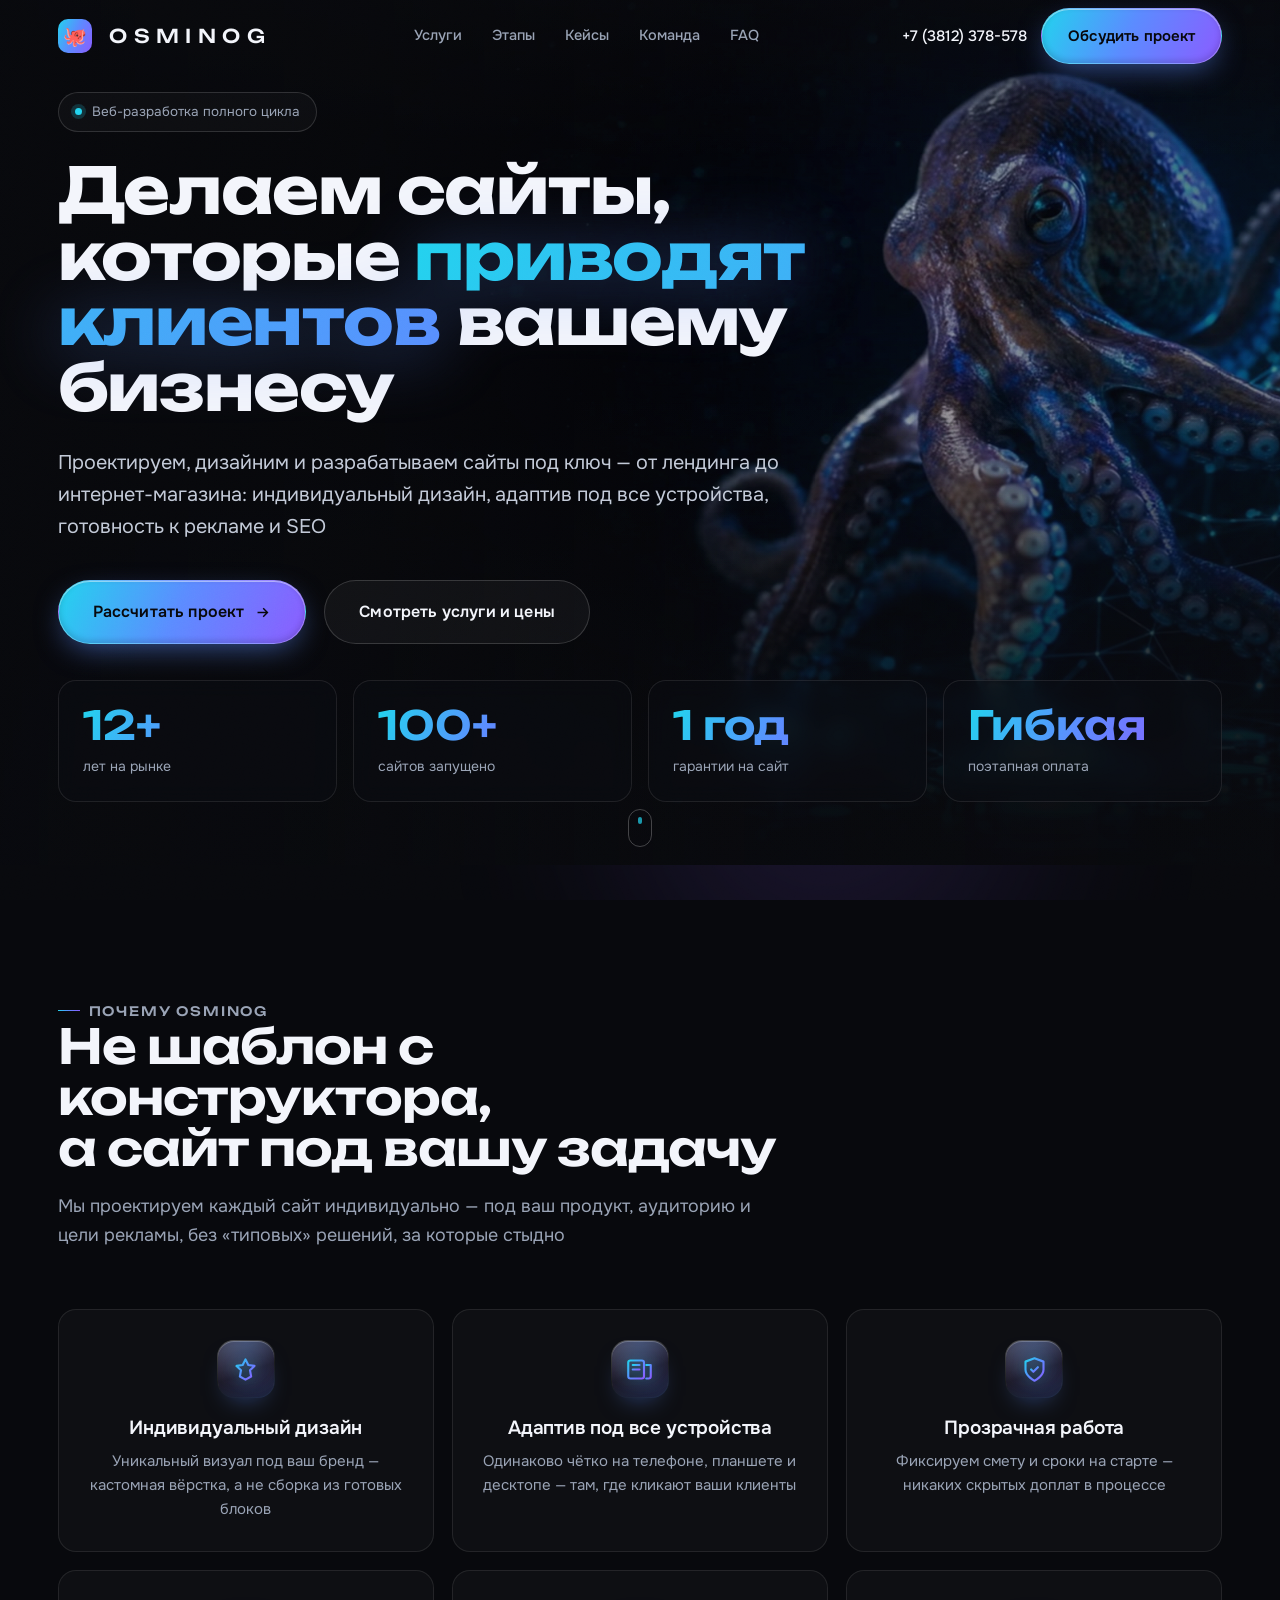
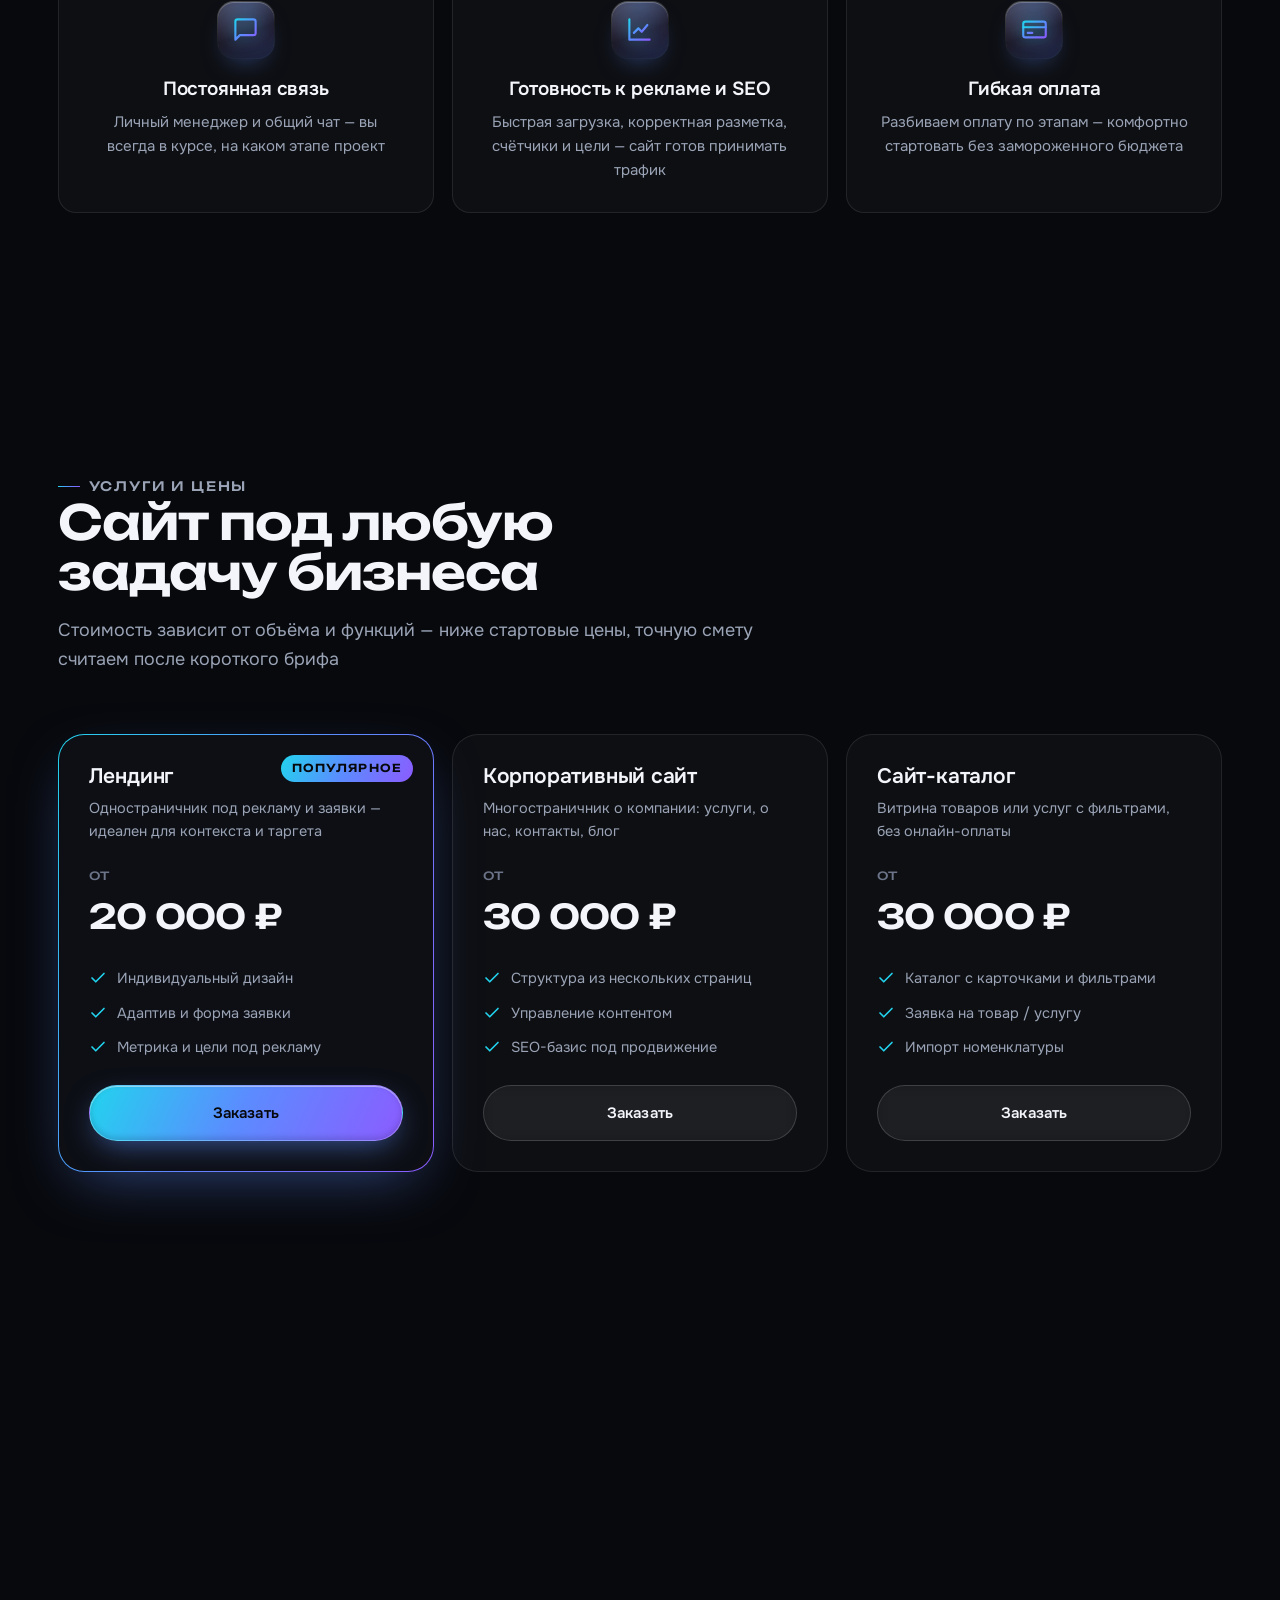
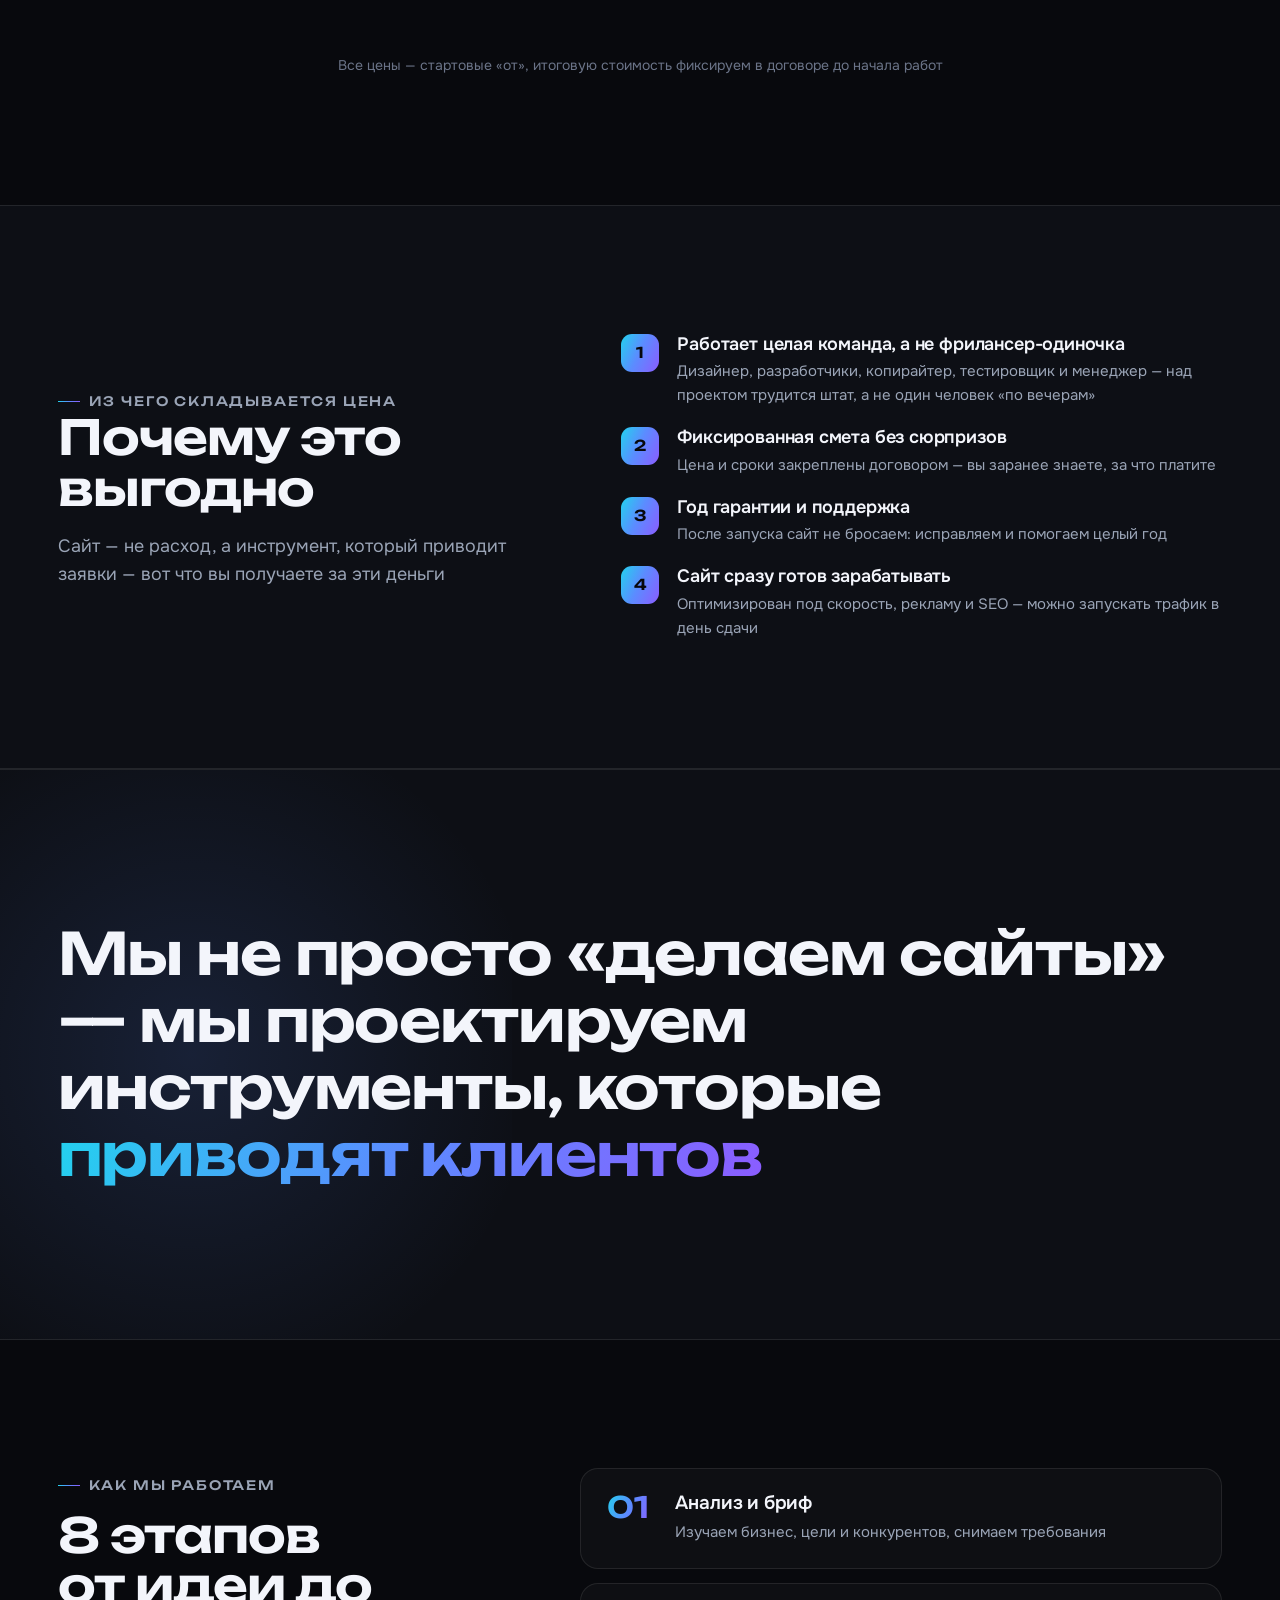
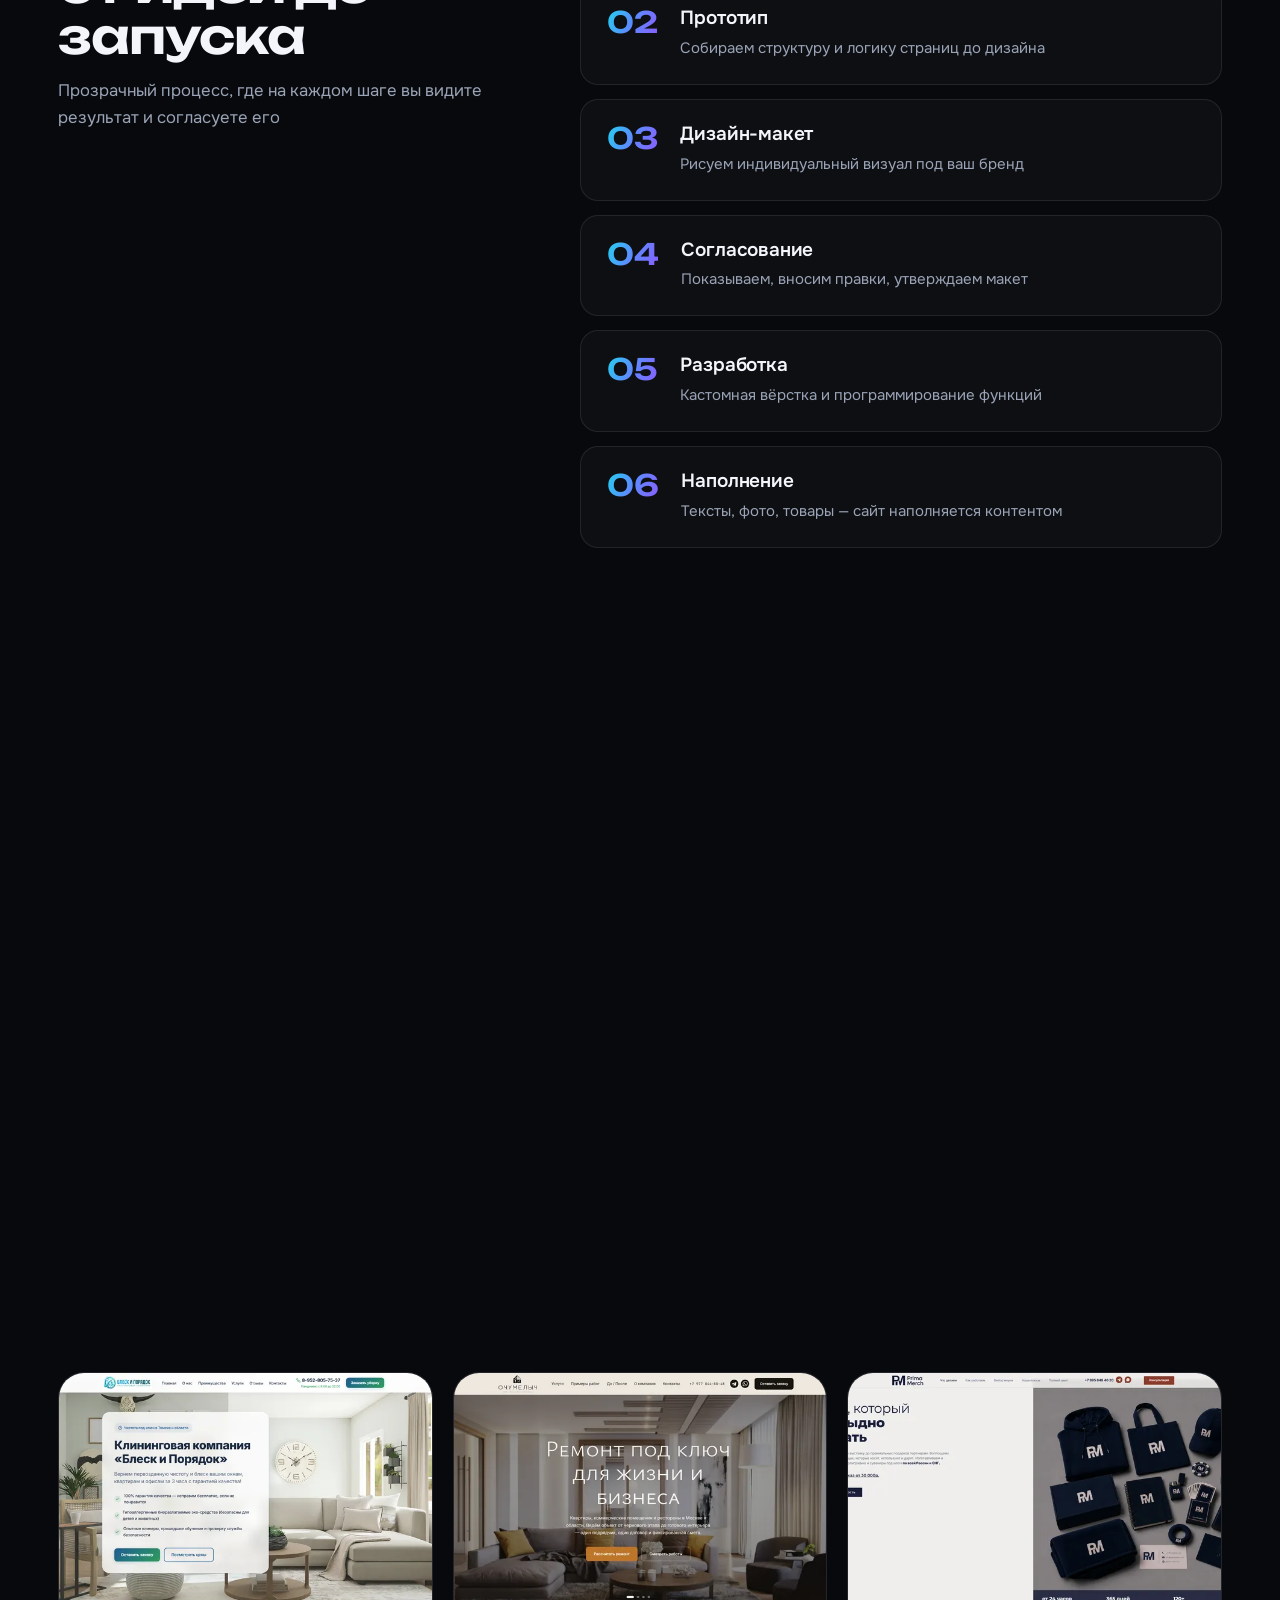
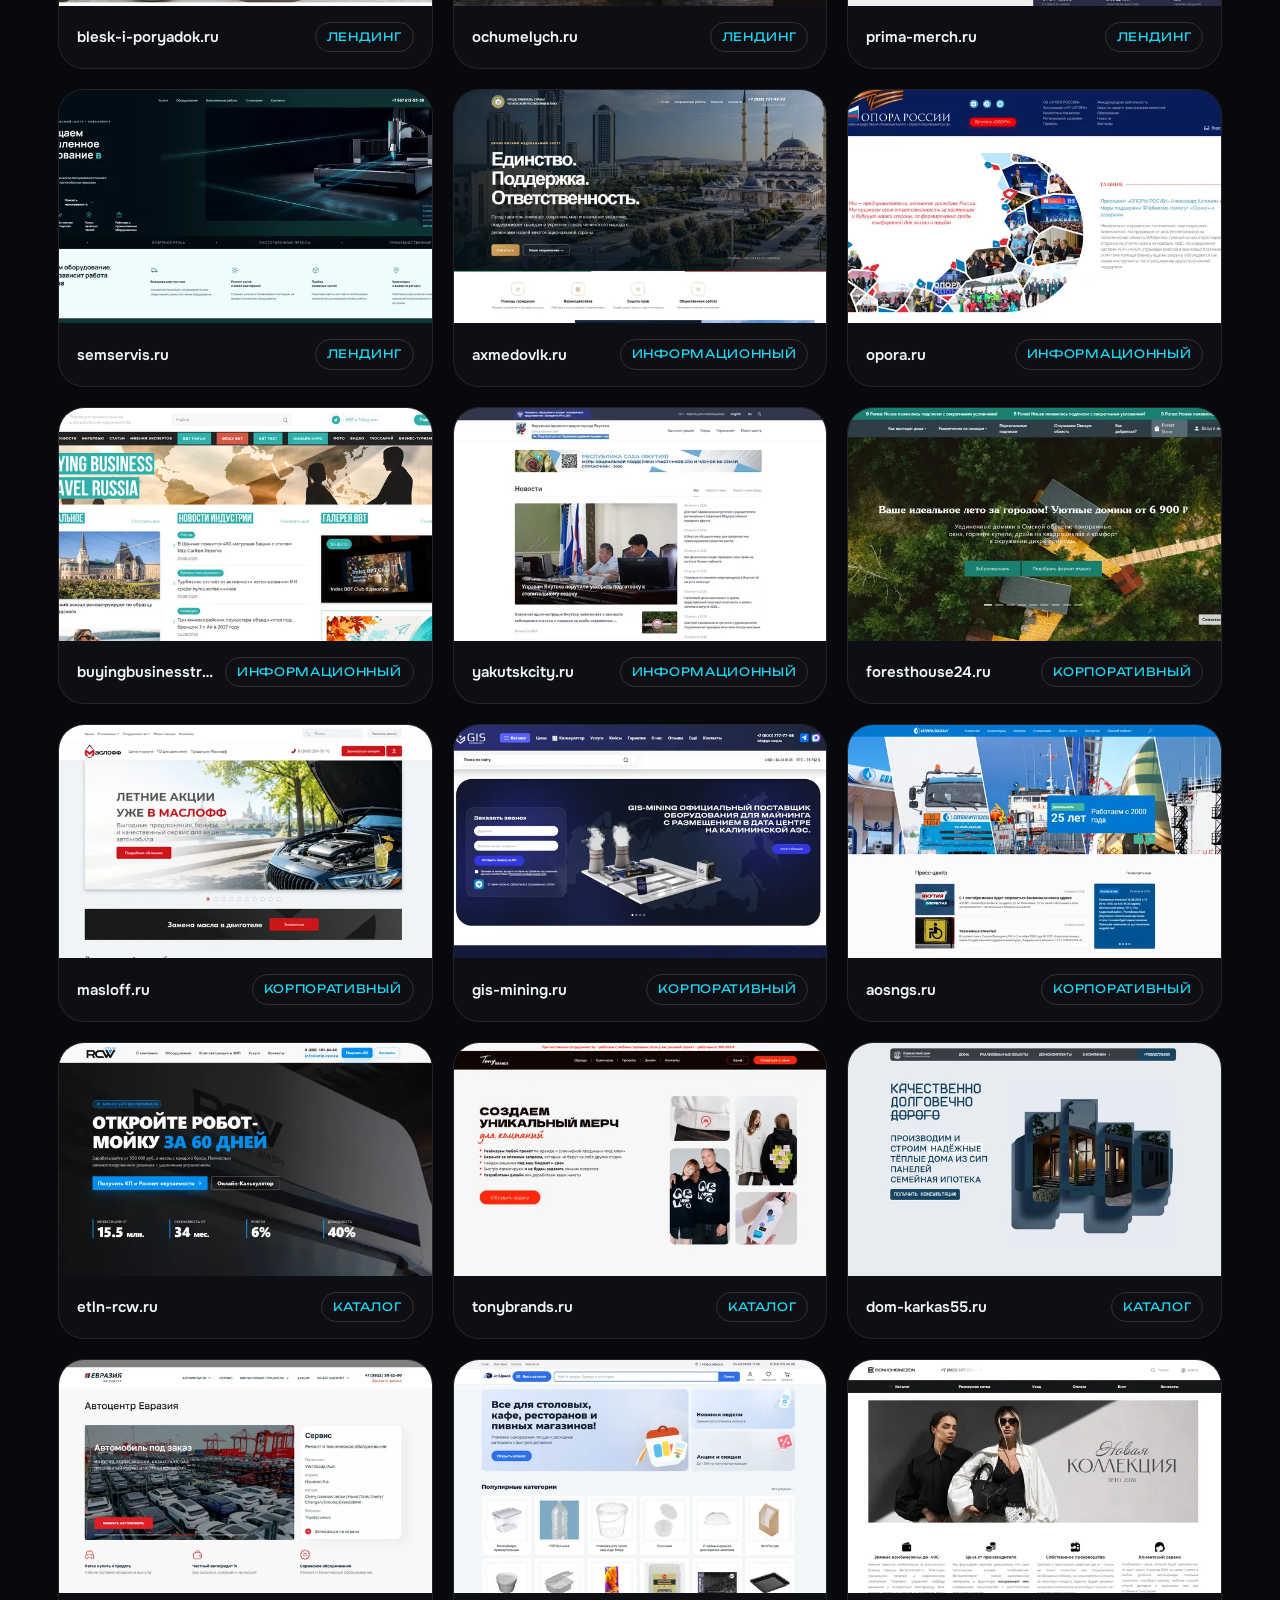
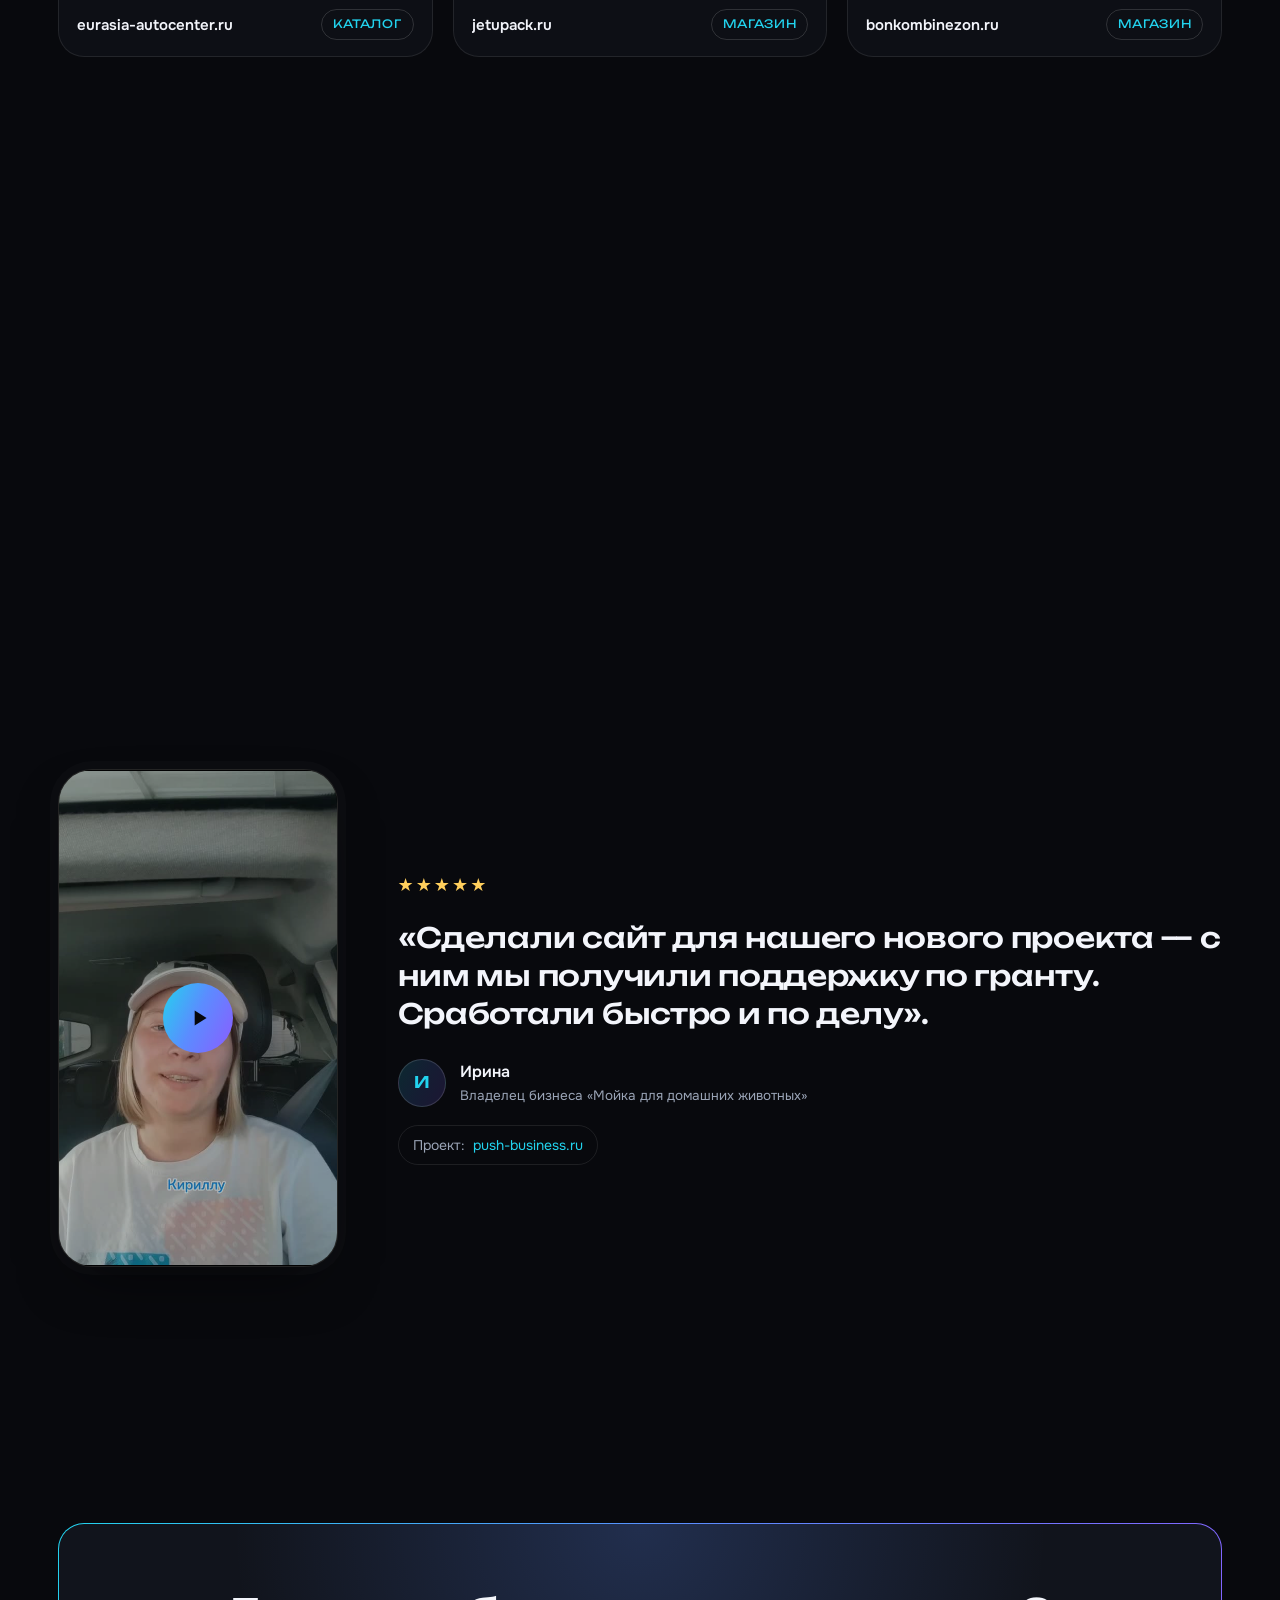
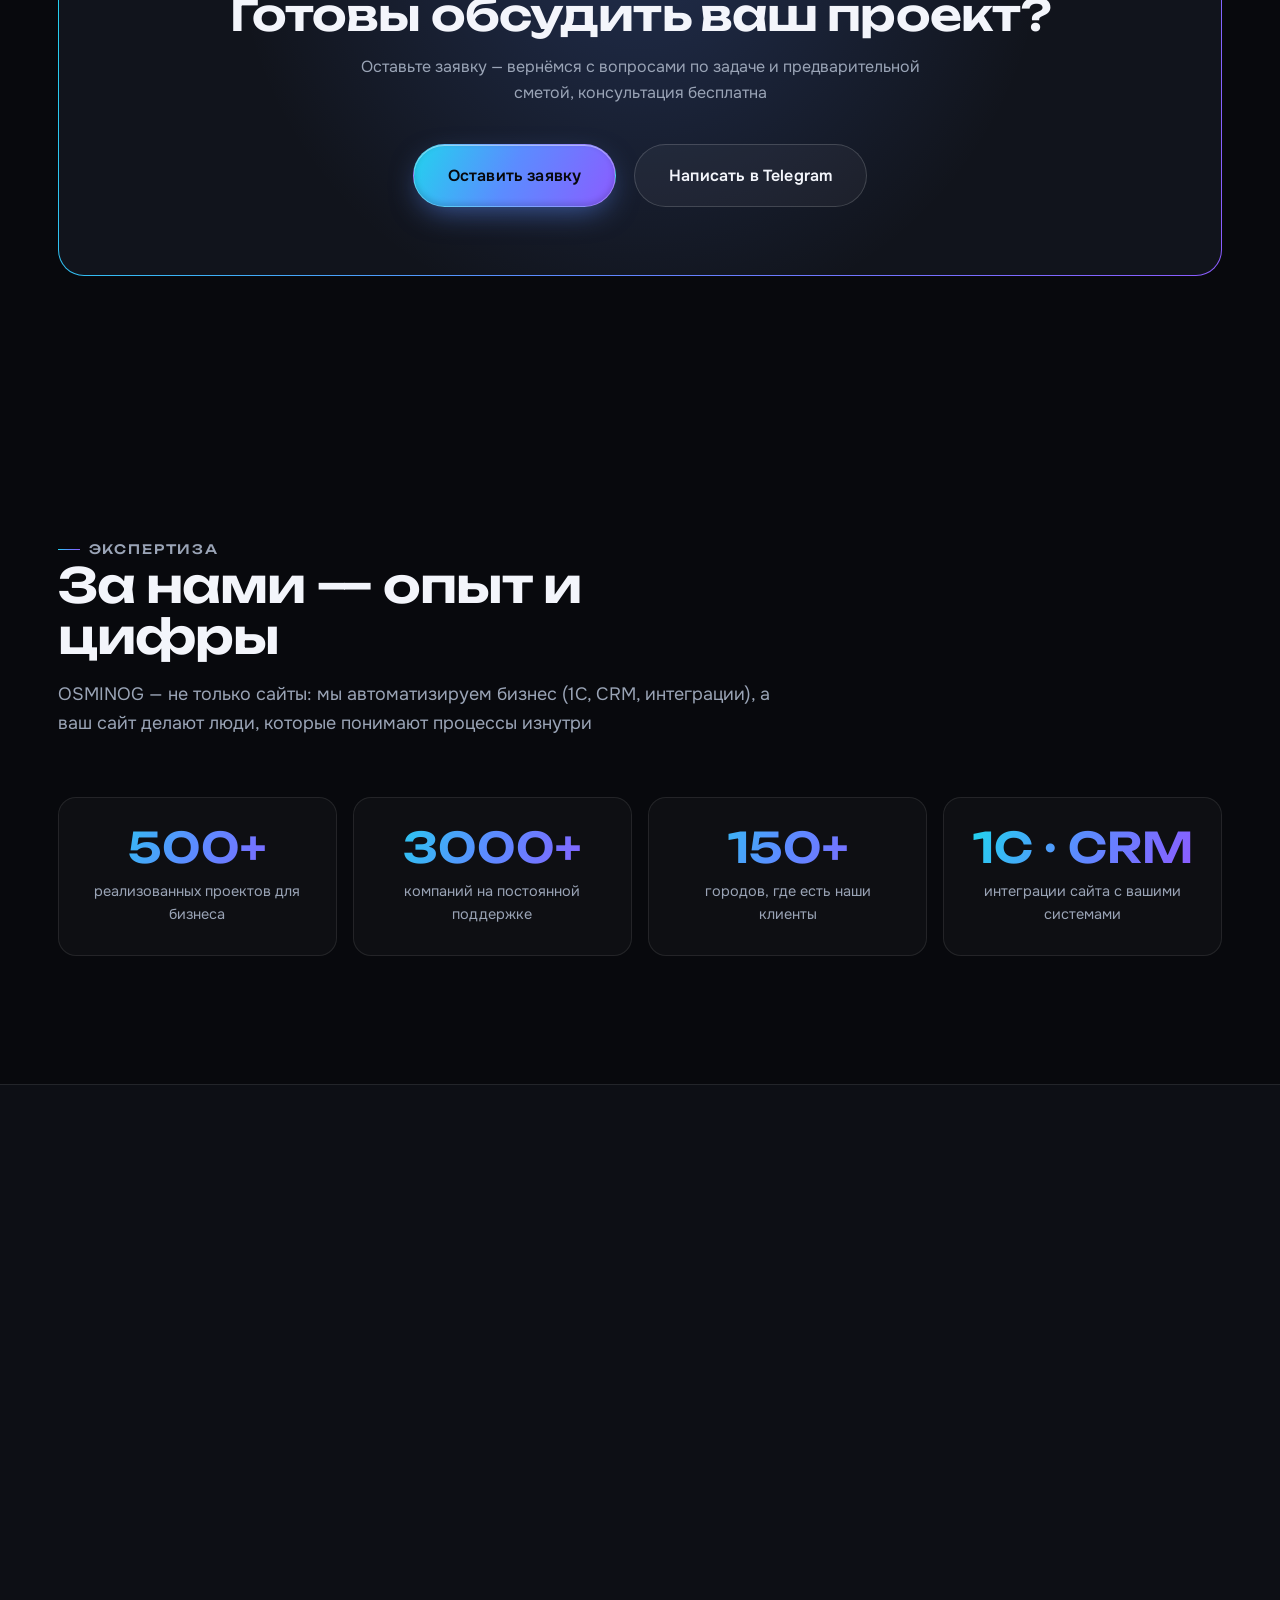
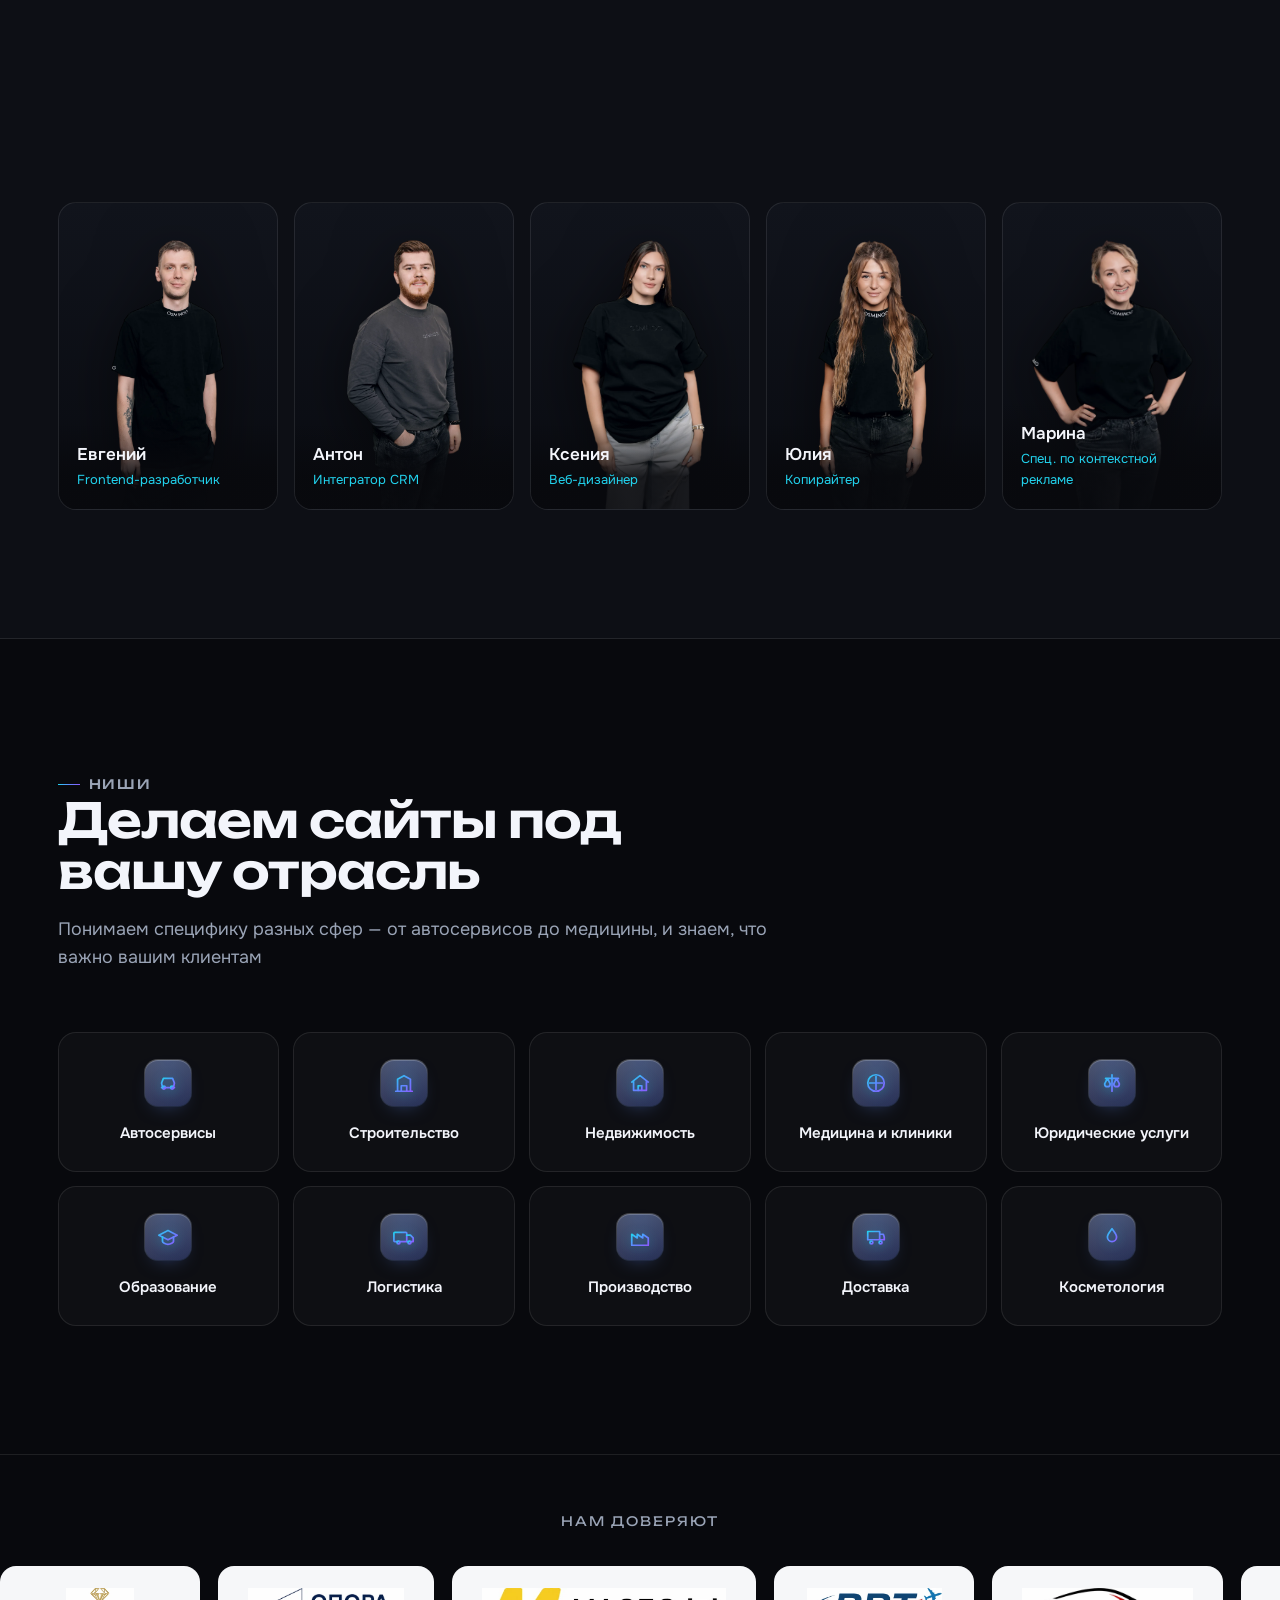
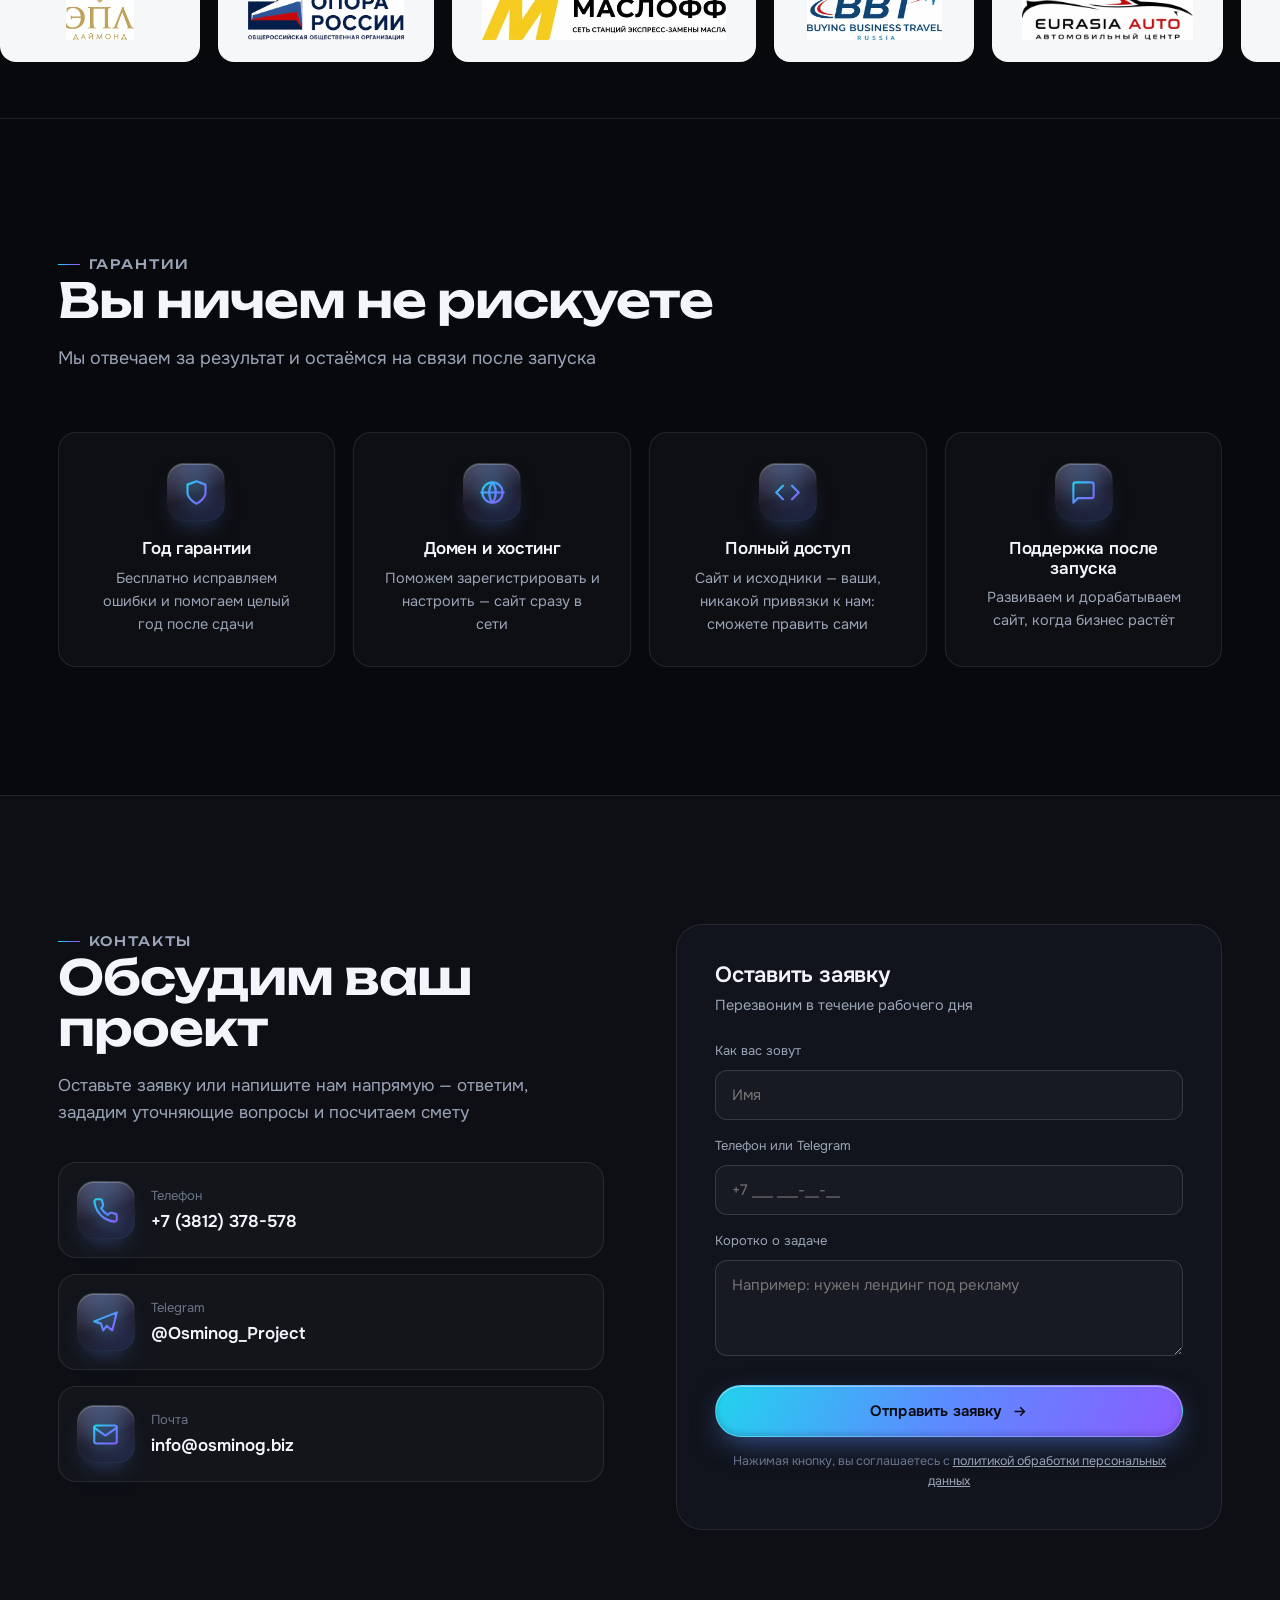
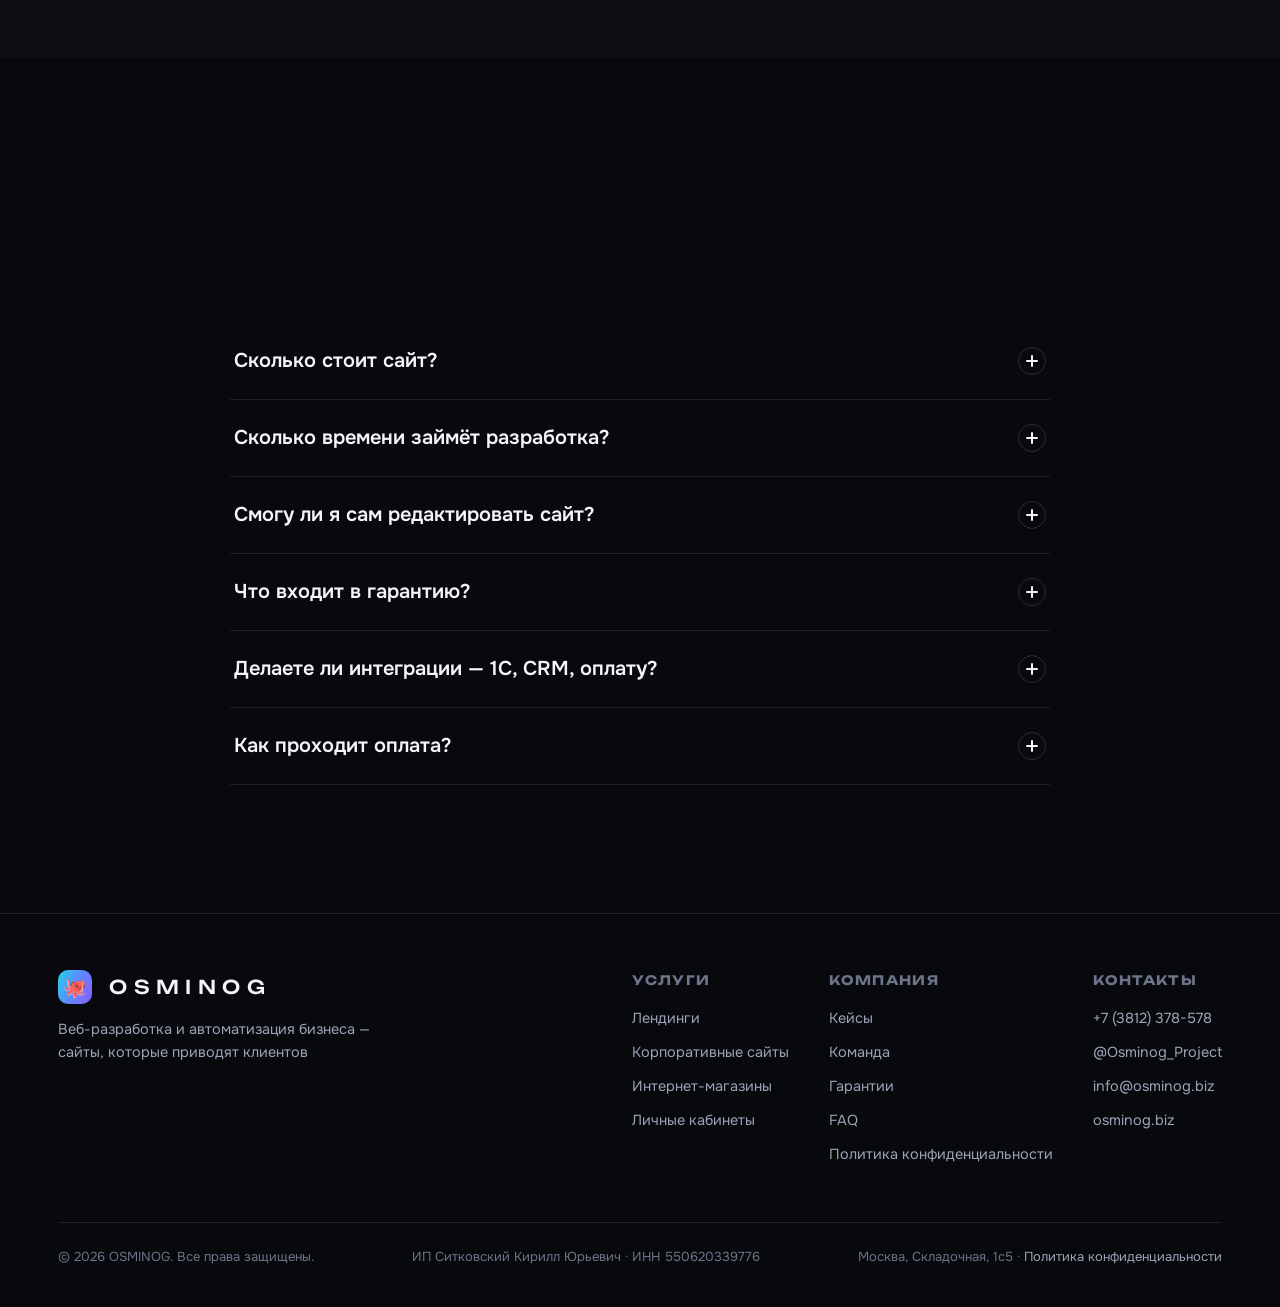
<file: index.html>
<!DOCTYPE html>
<html lang="ru">
<head>
<meta charset="UTF-8">
<meta name="viewport" content="width=device-width, initial-scale=1.0">
<title>OSMINOG — разработка сайтов, которые приводят клиентов | Веб-студия</title>
<meta name="description" content="Кастомная разработка сайтов под ключ: лендинги, корпоративные сайты, интернет-магазины. 12+ лет, 100+ проектов, год гарантии. Индивидуальный дизайн, готовность к рекламе и SEO.">
<meta name="theme-color" content="#08090d">
<meta property="og:type" content="website">
<meta property="og:title" content="OSMINOG — разработка сайтов, которые приводят клиентов | Веб-студия">
<meta property="og:description" content="Кастомная разработка сайтов под ключ: лендинги, корпоративные сайты, интернет-магазины. 12+ лет, 100+ проектов, год гарантии. Индивидуальный дизайн, готовность к рекламе и SEO.">
<meta property="og:locale" content="ru_RU">
<link rel="preconnect" href="https://fonts.googleapis.com">
<link rel="preconnect" href="https://fonts.gstatic.com" crossorigin>
<link href="https://fonts.googleapis.com/css2?family=Unbounded:wght@500;600;700&family=Onest:wght@400;500;600;700&display=swap" rel="stylesheet">
<link rel="stylesheet" href="assets/css/style.css?v=19">
<link rel="icon" href="data:image/svg+xml,%3Csvg xmlns='http://www.w3.org/2000/svg' viewBox='0 0 32 32'%3E%3Crect width='32' height='32' rx='9' fill='%235b8cff'/%3E%3Ctext x='16' y='23' font-family='Arial' font-size='19' font-weight='700' fill='%23070810' text-anchor='middle'%3EO%3C/text%3E%3C/svg%3E">
</head>
<body data-niche="" data-featured="landing">

<div class="bg-fx" aria-hidden="true">
  <div class="glow g1"></div><div class="glow g2"></div><div class="glow g3"></div>
</div>
<svg width="0" height="0" style="position:absolute" aria-hidden="true"><defs>
  <linearGradient id="ig" x1="0" y1="0" x2="1" y2="1">
    <stop offset="0" stop-color="#22d3ee"/><stop offset="0.5" stop-color="#5b8cff"/><stop offset="1" stop-color="#8b5cff"/>
  </linearGradient>
</defs></svg>
<div class="grain" aria-hidden="true"></div>

<!-- ===================== HEADER ===================== -->
<header class="header">
  <div class="container nav">
    <a href="#top" class="brand" aria-label="OSMINOG">
      <span class="mark">🐙</span>
      <span class="word">OSMINOG</span>
    </a>
    <nav class="nav-links">
      <a href="#services">Услуги</a>
      <a href="#process">Этапы</a>
      <a href="#cases">Кейсы</a>
      <a href="#team">Команда</a>
      <a href="#faq">FAQ</a>
    </nav>
    <div class="nav-cta">
      <a href="tel:+73812378578" class="nav-phone">+7 (3812) 378-578</a>
      <a href="#contact" class="btn btn-primary">Обсудить проект</a>
      <button class="burger" aria-label="Меню"><span></span><span></span><span></span></button>
    </div>
  </div>
</header>
<div class="mobile-menu">
  <a href="#services">Услуги</a>
  <a href="#process">Этапы</a>
  <a href="#cases">Кейсы</a>
  <a href="#team">Команда</a>
  <a href="#faq">FAQ</a>
  <a href="#contact" class="btn btn-primary">Обсудить проект</a>
</div>

<main id="top">

<!-- ===================== HERO ===================== -->
<section class="hero">
  <div class="hero-media" aria-hidden="true">
    <picture>
      <source media="(max-width:900px)" srcset="assets/video/hero-octopus-mobile.webp?v=19">
      <img class="hero-poster" src="assets/video/hero-octopus-poster.jpg?v=19" alt="">
    </picture>
    <video class="hero-video" poster="assets/video/hero-octopus-poster.jpg?v=19" muted loop playsinline preload="none">
      <source src="assets/video/hero-octopus.mp4?v=19" type="video/mp4">
    </video>
    <div class="hero-scrim"></div>
  </div>
  <div class="container hero-content">
    <div class="hero-copy">
      <div class="hero-badge"><span class="dot"></span>Веб-разработка полного цикла</div>
      <h1 class="hero-h1">Делаем сайты, которые <span class="grad-text">приводят клиентов</span> вашему бизнесу</h1>
      <p class="lead">Проектируем, дизайним и разрабатываем сайты под ключ — от лендинга до интернет-магазина<span class="lead-more">: индивидуальный дизайн, адаптив под все устройства, готовность к рекламе и SEO</span></p>
      <div class="hero-actions">
        <a href="#contact" class="btn btn-primary btn-lg">Рассчитать проект
          <svg viewBox="0 0 24 24" fill="none" stroke="currentColor" stroke-width="2"><path d="M5 12h14M13 6l6 6-6 6"/></svg>
        </a>
        <a href="#services" class="btn btn-ghost btn-lg">Смотреть услуги и цены</a>
      </div>
    </div>
    <div class="hero-stats">
      <div class="stat reveal d1"><div class="num">12+</div><div class="lbl">лет на рынке</div></div>
      <div class="stat reveal d2"><div class="num">100+</div><div class="lbl">сайтов запущено</div></div>
      <div class="stat reveal d3"><div class="num">1 год</div><div class="lbl">гарантии на сайт</div></div>
      <div class="stat reveal d4"><div class="num">Гибкая</div><div class="lbl">поэтапная оплата</div></div>
    </div>
  </div>
  <a class="scroll-cue" href="#benefits" aria-label="Листать вниз">
    <span class="sc-mouse"><span class="sc-dot"></span></span>
  </a>
</section>

<!-- ===================== BENEFITS ===================== -->
<section class="section" id="benefits">
  <div class="container">
    <div class="section-head reveal">
      <span class="eyebrow">Почему OSMINOG</span>
      <h2>Не шаблон с конструктора,<br>а сайт под вашу задачу</h2>
      <p>Мы проектируем каждый сайт индивидуально — под ваш продукт, аудиторию и цели рекламы, без «типовых» решений, за которые стыдно</p>
    </div>
    <div class="benefits-grid">
      <div class="bcard reveal d1">
        <div class="ic"><svg viewBox="0 0 24 24" fill="none" stroke-width="2" stroke-linecap="round" stroke-linejoin="round"><path d="M12 3l2.5 5 5.5.8-4 3.9 1 5.5L12 21l-5 -2.8 1-5.5-4-3.9 5.5-.8z"/></svg></div>
        <h3>Индивидуальный дизайн</h3>
        <p>Уникальный визуал под ваш бренд — кастомная вёрстка, а не сборка из готовых блоков</p>
      </div>
      <div class="bcard reveal d2">
        <div class="ic"><svg viewBox="0 0 24 24" fill="none" stroke-width="2" stroke-linecap="round" stroke-linejoin="round"><rect x="2" y="4" width="14" height="16" rx="2"/><path d="M18 8h4v10a2 2 0 0 1-2 2h-2"/><path d="M6 8h6M6 12h6"/></svg></div>
        <h3>Адаптив под все устройства</h3>
        <p>Одинаково чётко на телефоне, планшете и десктопе — там, где кликают ваши клиенты</p>
      </div>
      <div class="bcard reveal d3">
        <div class="ic"><svg viewBox="0 0 24 24" fill="none" stroke-width="2" stroke-linecap="round" stroke-linejoin="round"><path d="M12 22s8-4 8-10V5l-8-3-8 3v7c0 6 8 10 8 10z"/><path d="M9 12l2 2 4-4"/></svg></div>
        <h3>Прозрачная работа</h3>
        <p>Фиксируем смету и сроки на старте — никаких скрытых доплат в процессе</p>
      </div>
      <div class="bcard reveal d1">
        <div class="ic"><svg viewBox="0 0 24 24" fill="none" stroke-width="2" stroke-linecap="round" stroke-linejoin="round"><path d="M21 15a2 2 0 0 1-2 2H7l-4 4V5a2 2 0 0 1 2-2h14a2 2 0 0 1 2 2z"/></svg></div>
        <h3>Постоянная связь</h3>
        <p>Личный менеджер и общий чат — вы всегда в курсе, на каком этапе проект</p>
      </div>
      <div class="bcard reveal d2">
        <div class="ic"><svg viewBox="0 0 24 24" fill="none" stroke-width="2" stroke-linecap="round" stroke-linejoin="round"><path d="M3 3v18h18"/><path d="M7 15l4-4 3 3 5-6"/></svg></div>
        <h3>Готовность к рекламе и SEO</h3>
        <p>Быстрая загрузка, корректная разметка, счётчики и цели — сайт готов принимать трафик</p>
      </div>
      <div class="bcard reveal d3">
        <div class="ic"><svg viewBox="0 0 24 24" fill="none" stroke-width="2" stroke-linecap="round" stroke-linejoin="round"><rect x="2" y="5" width="20" height="14" rx="2"/><path d="M2 10h20M6 15h4"/></svg></div>
        <h3>Гибкая оплата</h3>
        <p>Разбиваем оплату по этапам — комфортно стартовать без замороженного бюджета</p>
      </div>
    </div>
  </div>
</section>

<!-- ===================== SERVICES / PRICING ===================== -->
<section class="section" id="services">
  <div class="container">
    <div class="section-head reveal">
      <span class="eyebrow">Услуги и цены</span>
      <h2>Сайт под любую задачу бизнеса</h2>
      <p>Стоимость зависит от объёма и функций — ниже стартовые цены, точную смету считаем после короткого брифа</p>
    </div>
    <div class="pricing-grid">
      <div class="pcard reveal d1" data-price="landing">
        <h3>Лендинг</h3>
        <p class="desc">Одностраничник под рекламу и заявки — идеален для контекста и таргета</p>
        <div class="price">от<b>20 000 ₽</b></div>
        <ul>
          <li><svg viewBox="0 0 24 24" fill="none" stroke-width="2.2" stroke-linecap="round" stroke-linejoin="round"><path d="M20 6L9 17l-5-5"/></svg>Индивидуальный дизайн</li>
          <li><svg viewBox="0 0 24 24" fill="none" stroke-width="2.2" stroke-linecap="round" stroke-linejoin="round"><path d="M20 6L9 17l-5-5"/></svg>Адаптив и форма заявки</li>
          <li><svg viewBox="0 0 24 24" fill="none" stroke-width="2.2" stroke-linecap="round" stroke-linejoin="round"><path d="M20 6L9 17l-5-5"/></svg>Метрика и цели под рекламу</li>
        </ul>
        <a href="#contact" class="btn btn-ghost">Заказать</a>
      </div>
      <div class="pcard reveal d2" data-price="korp">
        <h3>Корпоративный сайт</h3>
        <p class="desc">Многостраничник о компании: услуги, о нас, контакты, блог</p>
        <div class="price">от<b>30 000 ₽</b></div>
        <ul>
          <li><svg viewBox="0 0 24 24" fill="none" stroke-width="2.2" stroke-linecap="round" stroke-linejoin="round"><path d="M20 6L9 17l-5-5"/></svg>Структура из нескольких страниц</li>
          <li><svg viewBox="0 0 24 24" fill="none" stroke-width="2.2" stroke-linecap="round" stroke-linejoin="round"><path d="M20 6L9 17l-5-5"/></svg>Управление контентом</li>
          <li><svg viewBox="0 0 24 24" fill="none" stroke-width="2.2" stroke-linecap="round" stroke-linejoin="round"><path d="M20 6L9 17l-5-5"/></svg>SEO-базис под продвижение</li>
        </ul>
        <a href="#contact" class="btn btn-ghost">Заказать</a>
      </div>
      <div class="pcard reveal d3" data-price="catalog">
        <h3>Сайт-каталог</h3>
        <p class="desc">Витрина товаров или услуг с фильтрами, без онлайн-оплаты</p>
        <div class="price">от<b>30 000 ₽</b></div>
        <ul>
          <li><svg viewBox="0 0 24 24" fill="none" stroke-width="2.2" stroke-linecap="round" stroke-linejoin="round"><path d="M20 6L9 17l-5-5"/></svg>Каталог с карточками и фильтрами</li>
          <li><svg viewBox="0 0 24 24" fill="none" stroke-width="2.2" stroke-linecap="round" stroke-linejoin="round"><path d="M20 6L9 17l-5-5"/></svg>Заявка на товар / услугу</li>
          <li><svg viewBox="0 0 24 24" fill="none" stroke-width="2.2" stroke-linecap="round" stroke-linejoin="round"><path d="M20 6L9 17l-5-5"/></svg>Импорт номенклатуры</li>
        </ul>
        <a href="#contact" class="btn btn-ghost">Заказать</a>
      </div>
      <div class="pcard reveal d1" data-price="magazin">
        <h3>Интернет-магазин</h3>
        <p class="desc">Полноценные продажи: корзина, оплата, интеграции с 1С и маркетплейсами</p>
        <div class="price">от<b>50 000 ₽</b></div>
        <ul>
          <li><svg viewBox="0 0 24 24" fill="none" stroke-width="2.2" stroke-linecap="round" stroke-linejoin="round"><path d="M20 6L9 17l-5-5"/></svg>Корзина и онлайн-оплата</li>
          <li><svg viewBox="0 0 24 24" fill="none" stroke-width="2.2" stroke-linecap="round" stroke-linejoin="round"><path d="M20 6L9 17l-5-5"/></svg>Интеграция с 1С и складом</li>
          <li><svg viewBox="0 0 24 24" fill="none" stroke-width="2.2" stroke-linecap="round" stroke-linejoin="round"><path d="M20 6L9 17l-5-5"/></svg>Выгрузка в маркетплейсы</li>
        </ul>
        <a href="#contact" class="btn btn-ghost">Заказать</a>
      </div>
      <div class="pcard reveal d2" data-price="lk">
        <h3>Личный кабинет</h3>
        <p class="desc">Веб-сервис с авторизацией и функционалом под ваши бизнес-процессы</p>
        <div class="price">от<b>40 000 ₽</b></div>
        <ul>
          <li><svg viewBox="0 0 24 24" fill="none" stroke-width="2.2" stroke-linecap="round" stroke-linejoin="round"><path d="M20 6L9 17l-5-5"/></svg>Регистрация и роли</li>
          <li><svg viewBox="0 0 24 24" fill="none" stroke-width="2.2" stroke-linecap="round" stroke-linejoin="round"><path d="M20 6L9 17l-5-5"/></svg>Интеграции с CRM и сервисами</li>
          <li><svg viewBox="0 0 24 24" fill="none" stroke-width="2.2" stroke-linecap="round" stroke-linejoin="round"><path d="M20 6L9 17l-5-5"/></svg>Индивидуальная логика</li>
        </ul>
        <a href="#contact" class="btn btn-ghost">Заказать</a>
      </div>
      <div class="pcard reveal d3" data-price="custom" style="justify-content:center;align-items:flex-start">
        <h3>Нужно нестандартное?</h3>
        <p class="desc">Соберём индивидуальное решение — от промо-сайта до сложного веб-сервиса с интеграциями</p>
        <div class="price" style="margin-top:14px">Смета<b>индивидуально</b></div>
        <a href="#contact" class="btn btn-primary" style="margin-top:22px">Обсудить задачу</a>
      </div>
    </div>
    <p class="pricing-note">Все цены — стартовые «от», итоговую стоимость фиксируем в договоре до начала работ</p>
  </div>
</section>

<!-- ===================== VALUE / аргументация цены ===================== -->
<section class="section value">
  <div class="container value-wrap">
    <div class="section-head reveal" style="margin-bottom:0">
      <span class="eyebrow">Из чего складывается цена</span>
      <h2>Почему это выгодно</h2>
      <p>Сайт — не расход, а инструмент, который приводит заявки — вот что вы получаете за эти деньги</p>
    </div>
    <div class="value-list">
      <div class="vitem reveal d1"><div class="n">1</div><div><h4>Работает целая команда, а не фрилансер-одиночка</h4><p>Дизайнер, разработчики, копирайтер, тестировщик и менеджер — над проектом трудится штат, а не один человек «по вечерам»</p></div></div>
      <div class="vitem reveal d2"><div class="n">2</div><div><h4>Фиксированная смета без сюрпризов</h4><p>Цена и сроки закреплены договором — вы заранее знаете, за что платите</p></div></div>
      <div class="vitem reveal d3"><div class="n">3</div><div><h4>Год гарантии и поддержка</h4><p>После запуска сайт не бросаем: исправляем и помогаем целый год</p></div></div>
      <div class="vitem reveal d4"><div class="n">4</div><div><h4>Сайт сразу готов зарабатывать</h4><p>Оптимизирован под скорость, рекламу и SEO — можно запускать трафик в день сдачи</p></div></div>
    </div>
  </div>
</section>

<!-- ===================== STATEMENT ===================== -->
<section class="statement">
  <div class="container">
    <p class="statement-line reveal">Мы не просто «делаем сайты» — мы проектируем инструменты, которые <span class="grad-text">приводят клиентов</span></p>
  </div>
</section>

<!-- ===================== PROCESS / этапы ===================== -->
<section class="section" id="process">
  <div class="container process-wrap">
    <div class="process-aside">
      <span class="eyebrow">Как мы работаем</span>
      <h2>8 этапов<br>от идеи до запуска</h2>
      <p>Прозрачный процесс, где на каждом шаге вы видите результат и согласуете его</p>
    </div>
    <div class="process-steps">
      <div class="pstep reveal"><span class="psn">01</span><div class="ptxt"><h4>Анализ и бриф</h4><p>Изучаем бизнес, цели и конкурентов, снимаем требования</p></div></div>
      <div class="pstep reveal"><span class="psn">02</span><div class="ptxt"><h4>Прототип</h4><p>Собираем структуру и логику страниц до дизайна</p></div></div>
      <div class="pstep reveal"><span class="psn">03</span><div class="ptxt"><h4>Дизайн-макет</h4><p>Рисуем индивидуальный визуал под ваш бренд</p></div></div>
      <div class="pstep reveal"><span class="psn">04</span><div class="ptxt"><h4>Согласование</h4><p>Показываем, вносим правки, утверждаем макет</p></div></div>
      <div class="pstep reveal"><span class="psn">05</span><div class="ptxt"><h4>Разработка</h4><p>Кастомная вёрстка и программирование функций</p></div></div>
      <div class="pstep reveal"><span class="psn">06</span><div class="ptxt"><h4>Наполнение</h4><p>Тексты, фото, товары — сайт наполняется контентом</p></div></div>
      <div class="pstep reveal"><span class="psn">07</span><div class="ptxt"><h4>Тестирование</h4><p>Проверяем на всех устройствах и в браузерах</p></div></div>
      <div class="pstep reveal"><span class="psn">08</span><div class="ptxt"><h4>Запуск и поддержка</h4><p>Публикуем, подключаем аналитику, ведём после сдачи</p></div></div>
    </div>
  </div>
</section>

<!-- ===================== CASES ===================== -->
<section class="section" id="cases">
  <div class="container">
    <div class="section-head reveal">
      <span class="eyebrow">Кейсы</span>
      <h2>Проекты, которыми гордимся</h2>
      <p>За 12 лет — более 100 запущенных сайтов для бизнеса из разных ниш. Ниже — часть работ, каждую можно открыть вживую</p>
    </div>
    <div class="case-filters reveal">
      <button class="cf active" data-filter="all">Все</button>
      <button class="cf" data-filter="landing">Лендинги</button>
      <button class="cf" data-filter="info">Информационные</button>
      <button class="cf" data-filter="corp">Корпоративные</button>
      <button class="cf" data-filter="catalog">Каталоги</button>
      <button class="cf" data-filter="shop">Магазины</button>
    </div>
    <div class="cases-grid">
      <a class="case-card reveal" data-cat="landing" href="https://blesk-i-poryadok.ru" target="_blank" rel="noopener"><div class="case-shot"><img src="assets/cases/blesk-i-poryadok-ru.webp" loading="lazy" alt="Сайт blesk-i-poryadok.ru"></div><div class="case-meta"><span class="case-domain">blesk-i-poryadok.ru</span><span class="case-tag">Лендинг</span></div></a>
      <a class="case-card reveal" data-cat="landing" href="https://ochumelych.ru" target="_blank" rel="noopener"><div class="case-shot"><img src="assets/cases/ochumelych-ru.webp" loading="lazy" alt="Сайт ochumelych.ru"></div><div class="case-meta"><span class="case-domain">ochumelych.ru</span><span class="case-tag">Лендинг</span></div></a>
      <a class="case-card reveal" data-cat="landing" href="https://prima-merch.ru" target="_blank" rel="noopener"><div class="case-shot"><img src="assets/cases/prima-merch-ru.webp" loading="lazy" alt="Сайт prima-merch.ru"></div><div class="case-meta"><span class="case-domain">prima-merch.ru</span><span class="case-tag">Лендинг</span></div></a>
      <a class="case-card reveal" data-cat="landing" href="https://semservis.ru" target="_blank" rel="noopener"><div class="case-shot"><img src="assets/cases/semservis-ru.webp" loading="lazy" alt="Сайт semservis.ru"></div><div class="case-meta"><span class="case-domain">semservis.ru</span><span class="case-tag">Лендинг</span></div></a>
      <a class="case-card reveal" data-cat="info" href="https://axmedovlk.ru" target="_blank" rel="noopener"><div class="case-shot"><img src="assets/cases/axmedovlk-ru.webp" loading="lazy" alt="Сайт axmedovlk.ru"></div><div class="case-meta"><span class="case-domain">axmedovlk.ru</span><span class="case-tag">Информационный</span></div></a>
      <a class="case-card reveal" data-cat="info" href="https://opora.ru" target="_blank" rel="noopener"><div class="case-shot"><img src="assets/cases/opora-ru.webp" loading="lazy" alt="Сайт opora.ru"></div><div class="case-meta"><span class="case-domain">opora.ru</span><span class="case-tag">Информационный</span></div></a>
      <a class="case-card reveal" data-cat="info" href="https://buyingbusinesstravel.com.ru" target="_blank" rel="noopener"><div class="case-shot"><img src="assets/cases/buyingbusinesstravel-com-ru.webp" loading="lazy" alt="Сайт buyingbusinesstravel.com.ru"></div><div class="case-meta"><span class="case-domain">buyingbusinesstravel.com.ru</span><span class="case-tag">Информационный</span></div></a>
      <a class="case-card reveal" data-cat="info" href="https://yakutskcity.ru" target="_blank" rel="noopener"><div class="case-shot"><img src="assets/cases/yakutskcity-ru.webp" loading="lazy" alt="Сайт yakutskcity.ru"></div><div class="case-meta"><span class="case-domain">yakutskcity.ru</span><span class="case-tag">Информационный</span></div></a>
      <a class="case-card reveal" data-cat="corp" href="https://foresthouse24.ru" target="_blank" rel="noopener"><div class="case-shot"><img src="assets/cases/foresthouse24-ru.webp" loading="lazy" alt="Сайт foresthouse24.ru"></div><div class="case-meta"><span class="case-domain">foresthouse24.ru</span><span class="case-tag">Корпоративный</span></div></a>
      <a class="case-card reveal" data-cat="corp" href="https://masloff.ru" target="_blank" rel="noopener"><div class="case-shot"><img src="assets/cases/masloff-ru.webp" loading="lazy" alt="Сайт masloff.ru"></div><div class="case-meta"><span class="case-domain">masloff.ru</span><span class="case-tag">Корпоративный</span></div></a>
      <a class="case-card reveal" data-cat="corp" href="https://gis-mining.ru" target="_blank" rel="noopener"><div class="case-shot"><img src="assets/cases/gis-mining-ru.webp" loading="lazy" alt="Сайт gis-mining.ru"></div><div class="case-meta"><span class="case-domain">gis-mining.ru</span><span class="case-tag">Корпоративный</span></div></a>
      <a class="case-card reveal" data-cat="corp" href="https://aosngs.ru" target="_blank" rel="noopener"><div class="case-shot"><img src="assets/cases/aosngs-ru.webp" loading="lazy" alt="Сайт aosngs.ru"></div><div class="case-meta"><span class="case-domain">aosngs.ru</span><span class="case-tag">Корпоративный</span></div></a>
      <a class="case-card reveal" data-cat="catalog" href="https://etln-rcw.ru" target="_blank" rel="noopener"><div class="case-shot"><img src="assets/cases/etln-rcw-ru.webp" loading="lazy" alt="Сайт etln-rcw.ru"></div><div class="case-meta"><span class="case-domain">etln-rcw.ru</span><span class="case-tag">Каталог</span></div></a>
      <a class="case-card reveal" data-cat="catalog" href="https://tonybrands.ru" target="_blank" rel="noopener"><div class="case-shot"><img src="assets/cases/tonybrands-ru.webp" loading="lazy" alt="Сайт tonybrands.ru"></div><div class="case-meta"><span class="case-domain">tonybrands.ru</span><span class="case-tag">Каталог</span></div></a>
      <a class="case-card reveal" data-cat="catalog" href="https://dom-karkas55.ru" target="_blank" rel="noopener"><div class="case-shot"><img src="assets/cases/dom-karkas55-ru.webp" loading="lazy" alt="Сайт dom-karkas55.ru"></div><div class="case-meta"><span class="case-domain">dom-karkas55.ru</span><span class="case-tag">Каталог</span></div></a>
      <a class="case-card reveal" data-cat="catalog" href="https://eurasia-autocenter.ru" target="_blank" rel="noopener"><div class="case-shot"><img src="assets/cases/eurasia-autocenter-ru.webp" loading="lazy" alt="Сайт eurasia-autocenter.ru"></div><div class="case-meta"><span class="case-domain">eurasia-autocenter.ru</span><span class="case-tag">Каталог</span></div></a>
      <a class="case-card reveal" data-cat="shop" href="https://jetupack.ru" target="_blank" rel="noopener"><div class="case-shot"><img src="assets/cases/jetupack-ru.webp" loading="lazy" alt="Сайт jetupack.ru"></div><div class="case-meta"><span class="case-domain">jetupack.ru</span><span class="case-tag">Магазин</span></div></a>
      <a class="case-card reveal" data-cat="shop" href="https://bonkombinezon.ru" target="_blank" rel="noopener"><div class="case-shot"><img src="assets/cases/bonkombinezon-ru.webp" loading="lazy" alt="Сайт bonkombinezon.ru"></div><div class="case-meta"><span class="case-domain">bonkombinezon.ru</span><span class="case-tag">Магазин</span></div></a>
      <a class="case-card reveal" data-cat="shop" href="https://truckparts-chelny.ru" target="_blank" rel="noopener"><div class="case-shot"><img src="assets/cases/truckparts-chelny-ru.webp" loading="lazy" alt="Сайт truckparts-chelny.ru"></div><div class="case-meta"><span class="case-domain">truckparts-chelny.ru</span><span class="case-tag">Магазин</span></div></a>
      <a class="case-card reveal" data-cat="shop" href="https://epldiamond.ru" target="_blank" rel="noopener"><div class="case-shot"><img src="assets/cases/epldiamond-ru.webp" loading="lazy" alt="Сайт epldiamond.ru"></div><div class="case-meta"><span class="case-domain">epldiamond.ru</span><span class="case-tag">Магазин</span></div></a>
    </div>
  </div>
</section>

<!-- ===================== REVIEWS ===================== -->
<section class="section" id="reviews">
  <div class="container">
    <div class="section-head reveal">
      <span class="eyebrow">Отзывы</span>
      <h2>Живой отзыв клиента</h2>
    </div>
    <div class="reviews-wrap">
      <div class="phone reveal d1">
        <video src="assets/video/review-irina.mp4" poster="assets/video/review-irina-poster.jpg" playsinline preload="none"></video>
        <button class="play" aria-label="Смотреть отзыв"><span><svg viewBox="0 0 24 24"><path d="M8 5v14l11-7z"/></svg></span></button>
      </div>
      <div class="review-body reveal d2">
        <div class="stars">★★★★★</div>
        <blockquote>«Сделали сайт для нашего нового проекта — с ним мы получили поддержку по гранту. Сработали быстро и по делу».</blockquote>
        <div class="review-author">
          <div class="av">И</div>
          <div><div class="an">Ирина</div><div class="ar">Владелец бизнеса «Мойка для домашних животных»</div></div>
        </div>
        <div class="proj">Проект: <a href="https://push-business.ru" target="_blank" rel="noopener">push-business.ru</a></div>
      </div>
    </div>
  </div>
</section>

<!-- ===================== MID CTA ===================== -->
<section class="section">
  <div class="container">
    <div class="ctaband reveal">
      <h2>Готовы обсудить ваш проект?</h2>
      <p>Оставьте заявку — вернёмся с вопросами по задаче и предварительной сметой, консультация бесплатна</p>
      <div class="hero-actions">
        <a href="#contact" class="btn btn-primary btn-lg">Оставить заявку</a>
        <a href="https://t.me/Osminog_Project" target="_blank" rel="noopener" class="btn btn-ghost btn-lg">Написать в Telegram</a>
      </div>
    </div>
  </div>
</section>

<!-- ===================== EXPERTISE ===================== -->
<section class="section" id="expertise">
  <div class="container">
    <div class="section-head reveal">
      <span class="eyebrow">Экспертиза</span>
      <h2>За нами — опыт и цифры</h2>
      <p>OSMINOG — не только сайты: мы автоматизируем бизнес (1С, CRM, интеграции), а ваш сайт делают люди, которые понимают процессы изнутри</p>
    </div>
    <div class="exp-grid">
      <div class="exp reveal d1"><div class="num">500+</div><p>реализованных проектов для бизнеса</p></div>
      <div class="exp reveal d2"><div class="num">3000+</div><p>компаний на постоянной поддержке</p></div>
      <div class="exp reveal d3"><div class="num">150+</div><p>городов, где есть наши клиенты</p></div>
      <div class="exp reveal d4"><div class="num">1С · CRM</div><p>интеграции сайта с вашими системами</p></div>
    </div>
  </div>
</section>

<!-- ===================== TEAM ===================== -->
<section class="section team" id="team">
  <div class="container">
    <div class="section-head reveal">
      <span class="eyebrow">Команда</span>
      <h2>Люди, которые сделают ваш сайт</h2>
      <p>Полноценный штат специалистов — от дизайна и разработки до контента и рекламы</p>
    </div>
    <div class="team-grid">
      <figure class="member reveal d1"><img src="assets/team/diana.webp" alt="Диана" loading="lazy"><figcaption class="info"><div class="mn">Диана</div><div class="mr">Проджект-менеджер</div></figcaption></figure>
      <figure class="member reveal d2"><img src="assets/team/anatoliy.webp" alt="Анатолий" loading="lazy"><figcaption class="info"><div class="mn">Анатолий</div><div class="mr">Full-stack разработчик</div></figcaption></figure>
      <figure class="member reveal d3"><img src="assets/team/andrey.webp" alt="Андрей" loading="lazy"><figcaption class="info"><div class="mn">Андрей</div><div class="mr">Full-stack разработчик</div></figcaption></figure>
      <figure class="member reveal d4"><img src="assets/team/artur.webp" alt="Артур" loading="lazy"><figcaption class="info"><div class="mn">Артур</div><div class="mr">Backend-разработчик</div></figcaption></figure>
      <figure class="member reveal d1"><img src="assets/team/igor.webp" alt="Игорь" loading="lazy"><figcaption class="info"><div class="mn">Игорь</div><div class="mr">Мобильный разработчик</div></figcaption></figure>
      <figure class="member reveal d2"><img src="assets/team/evgeniy.webp" alt="Евгений" loading="lazy"><figcaption class="info"><div class="mn">Евгений</div><div class="mr">Frontend-разработчик</div></figcaption></figure>
      <figure class="member reveal d3"><img src="assets/team/anton.webp" alt="Антон" loading="lazy"><figcaption class="info"><div class="mn">Антон</div><div class="mr">Интегратор CRM</div></figcaption></figure>
      <figure class="member reveal d4"><img src="assets/team/kseniya.webp" alt="Ксения" loading="lazy"><figcaption class="info"><div class="mn">Ксения</div><div class="mr">Веб-дизайнер</div></figcaption></figure>
      <figure class="member reveal d1"><img src="assets/team/yuliya.webp" alt="Юлия" loading="lazy"><figcaption class="info"><div class="mn">Юлия</div><div class="mr">Копирайтер</div></figcaption></figure>
      <figure class="member reveal d2"><img src="assets/team/marina.webp" alt="Марина" loading="lazy"><figcaption class="info"><div class="mn">Марина</div><div class="mr">Спец. по контекстной рекламе</div></figcaption></figure>
    </div>
  </div>
</section>

<!-- ===================== NICHES ===================== -->
<section class="section" id="niches">
  <div class="container">
    <div class="section-head reveal">
      <span class="eyebrow">Ниши</span>
      <h2>Делаем сайты под вашу отрасль</h2>
      <p>Понимаем специфику разных сфер — от автосервисов до медицины, и знаем, что важно вашим клиентам</p>
    </div>
    <div class="niche-grid">
      <div class="niche reveal" data-niche="avtoservis"><div class="nic"><svg viewBox="0 0 24 24" fill="none" stroke-width="2" stroke-linecap="round" stroke-linejoin="round"><path d="M5 17h14M6 17l-1-5 2-5h10l2 5-1 5"/><circle cx="7.5" cy="17" r="1.6"/><circle cx="16.5" cy="17" r="1.6"/></svg></div><span>Автосервисы</span></div>
      <div class="niche reveal" data-niche="stroitelstvo"><div class="nic"><svg viewBox="0 0 24 24" fill="none" stroke-width="2" stroke-linecap="round" stroke-linejoin="round"><path d="M3 21h18M5 21V8l7-4 7 4v13M9 21v-6h6v6"/></svg></div><span>Строительство</span></div>
      <div class="niche reveal" data-niche="nedvizhimost"><div class="nic"><svg viewBox="0 0 24 24" fill="none" stroke-width="2" stroke-linecap="round" stroke-linejoin="round"><path d="M3 11l9-7 9 7M5 10v10h14V10"/><path d="M10 20v-5h4v5"/></svg></div><span>Недвижимость</span></div>
      <div class="niche reveal" data-niche="medicina"><div class="nic"><svg viewBox="0 0 24 24" fill="none" stroke-width="2" stroke-linecap="round" stroke-linejoin="round"><path d="M12 5v14M5 12h14"/><circle cx="12" cy="12" r="9"/></svg></div><span>Медицина и клиники</span></div>
      <div class="niche reveal" data-niche="yuridicheskie"><div class="nic"><svg viewBox="0 0 24 24" fill="none" stroke-width="2" stroke-linecap="round" stroke-linejoin="round"><path d="M12 3v18M5 7h14M7 7l-3 6a3 3 0 0 0 6 0zM17 7l-3 6a3 3 0 0 0 6 0z"/></svg></div><span>Юридические услуги</span></div>
      <div class="niche reveal" data-niche="obrazovanie"><div class="nic"><svg viewBox="0 0 24 24" fill="none" stroke-width="2" stroke-linecap="round" stroke-linejoin="round"><path d="M22 10L12 5 2 10l10 5 10-5z"/><path d="M6 12v5c0 1 3 3 6 3s6-2 6-3v-5"/></svg></div><span>Образование</span></div>
      <div class="niche reveal" data-niche="logistika"><div class="nic"><svg viewBox="0 0 24 24" fill="none" stroke-width="2" stroke-linecap="round" stroke-linejoin="round"><rect x="1" y="7" width="14" height="10" rx="1"/><path d="M15 10h4l3 3v4h-7"/><circle cx="6" cy="18" r="1.6"/><circle cx="18" cy="18" r="1.6"/></svg></div><span>Логистика</span></div>
      <div class="niche reveal" data-niche="proizvodstvo"><div class="nic"><svg viewBox="0 0 24 24" fill="none" stroke-width="2" stroke-linecap="round" stroke-linejoin="round"><path d="M3 21V9l6 4V9l6 4V9l6 4v8z"/></svg></div><span>Производство</span></div>
      <div class="niche reveal" data-niche="dostavka"><div class="nic"><svg viewBox="0 0 24 24" fill="none" stroke-width="2" stroke-linecap="round" stroke-linejoin="round"><path d="M3 6h13v9H3zM16 9h4l1 3v3h-5"/><circle cx="7" cy="18" r="1.6"/><circle cx="17" cy="18" r="1.6"/></svg></div><span>Доставка</span></div>
      <div class="niche reveal" data-niche="kosmetologiya"><div class="nic"><svg viewBox="0 0 24 24" fill="none" stroke-width="2" stroke-linecap="round" stroke-linejoin="round"><path d="M12 3c3 4 5 6 5 9a5 5 0 0 1-10 0c0-3 2-5 5-9z"/></svg></div><span>Косметология</span></div>
    </div>
  </div>
</section>

<!-- ===================== CLIENT LOGOS ===================== -->
<section class="logos-band">
  <div class="logos-head">Нам доверяют</div>
  <div class="marquee">
    <div class="logo-chip"><img src="assets/logos/epl-diamond.webp" alt="ЭПЛ Даймонд"></div>
    <div class="logo-chip"><img src="assets/logos/opora-rossii.webp" alt="Опора России"></div>
    <div class="logo-chip"><img src="assets/logos/masloff.webp" alt="Маслофф"></div>
    <div class="logo-chip"><img src="assets/logos/bbt.webp" alt="BBT Russia"></div>
    <div class="logo-chip"><img src="assets/logos/eurasia-auto.webp" alt="Eurasia Auto"></div>
    <div class="logo-chip"><img src="assets/logos/bon-kombinezon.webp" alt="BON Kombinezon"></div>
    <div class="logo-chip"><img src="assets/logos/fancydom.webp" alt="FancyDom"></div>
    <div class="logo-chip"><img src="assets/logos/prima-merch.webp" alt="Prima Merch"></div>
    <div class="logo-chip"><img src="assets/logos/tk-rus.webp" alt="TK-RUS"></div>
    <!-- duplicate for seamless loop -->
    <div class="logo-chip"><img src="assets/logos/epl-diamond.webp" alt=""></div>
    <div class="logo-chip"><img src="assets/logos/opora-rossii.webp" alt=""></div>
    <div class="logo-chip"><img src="assets/logos/masloff.webp" alt=""></div>
    <div class="logo-chip"><img src="assets/logos/bbt.webp" alt=""></div>
    <div class="logo-chip"><img src="assets/logos/eurasia-auto.webp" alt=""></div>
    <div class="logo-chip"><img src="assets/logos/bon-kombinezon.webp" alt=""></div>
    <div class="logo-chip"><img src="assets/logos/fancydom.webp" alt=""></div>
    <div class="logo-chip"><img src="assets/logos/prima-merch.webp" alt=""></div>
    <div class="logo-chip"><img src="assets/logos/tk-rus.webp" alt=""></div>
  </div>
</section>

<!-- ===================== GUARANTEES ===================== -->
<section class="section" id="guarantees">
  <div class="container">
    <div class="section-head reveal">
      <span class="eyebrow">Гарантии</span>
      <h2>Вы ничем не рискуете</h2>
      <p>Мы отвечаем за результат и остаёмся на связи после запуска</p>
    </div>
    <div class="guar-grid">
      <div class="guar reveal d1"><div class="ic"><svg viewBox="0 0 24 24" fill="none" stroke-width="2" stroke-linecap="round" stroke-linejoin="round"><path d="M12 22s8-4 8-10V5l-8-3-8 3v7c0 6 8 10 8 10z"/></svg></div><h4>Год гарантии</h4><p>Бесплатно исправляем ошибки и помогаем целый год после сдачи</p></div>
      <div class="guar reveal d2"><div class="ic"><svg viewBox="0 0 24 24" fill="none" stroke-width="2" stroke-linecap="round" stroke-linejoin="round"><circle cx="12" cy="12" r="9"/><path d="M2 12h20M12 3a15 15 0 0 1 0 18M12 3a15 15 0 0 0 0 18"/></svg></div><h4>Домен и хостинг</h4><p>Поможем зарегистрировать и настроить — сайт сразу в сети</p></div>
      <div class="guar reveal d3"><div class="ic"><svg viewBox="0 0 24 24" fill="none" stroke-width="2" stroke-linecap="round" stroke-linejoin="round"><path d="M16 18l6-6-6-6M8 6l-6 6 6 6"/></svg></div><h4>Полный доступ</h4><p>Сайт и исходники — ваши, никакой привязки к нам: сможете править сами</p></div>
      <div class="guar reveal d4"><div class="ic"><svg viewBox="0 0 24 24" fill="none" stroke-width="2" stroke-linecap="round" stroke-linejoin="round"><path d="M21 15a2 2 0 0 1-2 2H7l-4 4V5a2 2 0 0 1 2-2h14a2 2 0 0 1 2 2z"/></svg></div><h4>Поддержка после запуска</h4><p>Развиваем и дорабатываем сайт, когда бизнес растёт</p></div>
    </div>
  </div>
</section>

<!-- ===================== CONTACT ===================== -->
<section class="section contact" id="contact">
  <div class="container contact-wrap">
    <div class="contact-info reveal">
      <span class="eyebrow">Контакты</span>
      <h2>Обсудим ваш проект</h2>
      <p>Оставьте заявку или напишите нам напрямую — ответим, зададим уточняющие вопросы и посчитаем смету</p>
      <div class="contact-methods">
        <a class="cmethod" href="tel:+73812378578">
          <div class="ic"><svg viewBox="0 0 24 24" fill="none" stroke-width="2" stroke-linecap="round" stroke-linejoin="round"><path d="M22 16.9v3a2 2 0 0 1-2.2 2 19.8 19.8 0 0 1-8.6-3 19.5 19.5 0 0 1-6-6 19.8 19.8 0 0 1-3-8.6A2 2 0 0 1 4.1 2h3a2 2 0 0 1 2 1.7c.1 1 .4 1.9.7 2.8a2 2 0 0 1-.5 2.1L8.1 9.9a16 16 0 0 0 6 6l1.3-1.3a2 2 0 0 1 2.1-.5c.9.3 1.8.6 2.8.7a2 2 0 0 1 1.7 2z"/></svg></div>
          <div><div class="k">Телефон</div><div class="v">+7 (3812) 378-578</div></div>
        </a>
        <a class="cmethod" href="https://t.me/Osminog_Project" target="_blank" rel="noopener">
          <div class="ic"><svg viewBox="0 0 24 24" fill="none" stroke-width="2" stroke-linecap="round" stroke-linejoin="round"><path d="M22 3L2 11l6 2 2 6 3-4 5 4z"/></svg></div>
          <div><div class="k">Telegram</div><div class="v">@Osminog_Project</div></div>
        </a>
        <a class="cmethod" href="mailto:info@osminog.biz">
          <div class="ic"><svg viewBox="0 0 24 24" fill="none" stroke-width="2" stroke-linecap="round" stroke-linejoin="round"><rect x="2" y="4" width="20" height="16" rx="2"/><path d="M2 6l10 7 10-7"/></svg></div>
          <div><div class="k">Почта</div><div class="v">info@osminog.biz</div></div>
        </a>
      </div>
    </div>
    <form class="form reveal d2" id="lead-form" data-niche="сайт">
      <div class="form-fields">
        <h3>Оставить заявку</h3>
        <p class="fsub">Перезвоним в течение рабочего дня</p>
        <div class="field"><label for="f-name">Как вас зовут</label><input id="f-name" name="name" type="text" placeholder="Имя" required></div>
        <div class="field"><label for="f-phone">Телефон или Telegram</label><input id="f-phone" name="phone" type="text" placeholder="+7 ___ ___-__-__" required></div>
        <div class="field"><label for="f-msg">Коротко о задаче</label><textarea id="f-msg" name="message" placeholder="Например: нужен лендинг под рекламу"></textarea></div>
        <button type="submit" class="btn btn-primary">Отправить заявку
          <svg viewBox="0 0 24 24" fill="none" stroke="currentColor" stroke-width="2"><path d="M5 12h14M13 6l6 6-6 6"/></svg>
        </button>
        <div class="privacy">Нажимая кнопку, вы соглашаетесь с <a href="privacy.html" target="_blank" style="color:var(--muted);text-decoration:underline">политикой обработки персональных данных</a></div>
      </div>
      <div class="form-ok">
        <div class="check"><svg viewBox="0 0 24 24" fill="none" stroke-width="2.5" stroke-linecap="round" stroke-linejoin="round"><path d="M20 6L9 17l-5-5"/></svg></div>
        <div class="big">Заявка формируется</div>
        <p>Открываем ваш почтовый клиент с готовым письмом — если не открылось, напишите нам в Telegram <a href="https://t.me/Osminog_Project" style="color:var(--accent-2)">@Osminog_Project</a></p>
      </div>
    </form>
  </div>
</section>

</main>

<!-- ===================== FAQ ===================== -->
<section class="section" id="faq">
  <div class="container">
    <div class="section-head center reveal">
      <span class="eyebrow">FAQ</span>
      <h2>Частые вопросы</h2>
    </div>
    <div class="faq-wrap">
      <div class="faq-item reveal"><button class="faq-q">Сколько стоит сайт?<span class="pm"></span></button><div class="faq-a"><p>Лендинг — от 20 000 ₽, корпоративный сайт и каталог — от 30 000 ₽, интернет-магазин — от 50 000 ₽. Точная цена зависит от объёма и функций; мы фиксируем её в договоре до старта работ.</p></div></div>
      <div class="faq-item reveal"><button class="faq-q">Сколько времени займёт разработка?<span class="pm"></span></button><div class="faq-a"><p>Лендинг — обычно от 5–10 рабочих дней, многостраничные сайты и магазины — дольше. Точные сроки называем после брифа и фиксируем в договоре.</p></div></div>
      <div class="faq-item reveal"><button class="faq-q">Смогу ли я сам редактировать сайт?<span class="pm"></span></button><div class="faq-a"><p>Да. Мы передаём полный доступ и исходники, показываем, как вносить правки. При желании берём мелкие обновления и поддержку на себя.</p></div></div>
      <div class="faq-item reveal"><button class="faq-q">Что входит в гарантию?<span class="pm"></span></button><div class="faq-a"><p>Год гарантии: бесплатно исправляем ошибки и помогаем с работой сайта. Также помогаем с доменом, хостингом и запуском.</p></div></div>
      <div class="faq-item reveal"><button class="faq-q">Делаете ли интеграции — 1С, CRM, оплату?<span class="pm"></span></button><div class="faq-a"><p>Да. Мы 12+ лет автоматизируем бизнес: подключаем 1С, CRM, онлайн-оплату, выгрузку в маркетплейсы и другие сервисы под ваши процессы.</p></div></div>
      <div class="faq-item reveal"><button class="faq-q">Как проходит оплата?<span class="pm"></span></button><div class="faq-a"><p>Гибко и поэтапно: разбиваем оплату на части по ходу проекта. Работаем по договору — с ИП, ООО или самозанятым.</p></div></div>
    </div>
  </div>
</section>

<!-- ===================== FOOTER ===================== -->
<footer class="footer">
  <div class="container">
    <div class="footer-top">
      <div class="footer-col">
        <a href="#top" class="brand"><span class="mark">🐙</span><span class="word">OSMINOG</span></a>
        <p>Веб-разработка и автоматизация бизнеса — сайты, которые приводят клиентов</p>
      </div>
      <div class="footer-links">
        <div>
          <h5>Услуги</h5>
          <a href="#services">Лендинги</a>
          <a href="#services">Корпоративные сайты</a>
          <a href="#services">Интернет-магазины</a>
          <a href="#services">Личные кабинеты</a>
        </div>
        <div>
          <h5>Компания</h5>
          <a href="#cases">Кейсы</a>
          <a href="#team">Команда</a>
          <a href="#guarantees">Гарантии</a>
          <a href="#faq">FAQ</a>
          <a href="privacy.html">Политика конфиденциальности</a>
        </div>
        <div>
          <h5>Контакты</h5>
          <a href="tel:+73812378578">+7 (3812) 378-578</a>
          <a href="https://t.me/Osminog_Project" target="_blank" rel="noopener">@Osminog_Project</a>
          <a href="mailto:info@osminog.biz">info@osminog.biz</a>
          <a href="https://osminog.biz" target="_blank" rel="noopener">osminog.biz</a>
        </div>
      </div>
    </div>
    <div class="footer-bottom">
      <span>© <span id="year">2026</span> OSMINOG. Все права защищены.</span>
      <span>ИП Ситковский Кирилл Юрьевич · ИНН 550620339776</span>
      <span>Москва, Складочная, 1с5 · <a href="privacy.html" style="color:var(--muted)">Политика конфиденциальности</a></span>
    </div>
  </div>
</footer>

<script>
  // подсветка активной ниши / тарифа под конкретную посадочную
  (function(){
    var b=document.body, nk=b.getAttribute('data-niche'), fk=b.getAttribute('data-featured');
    if(nk){var n=document.querySelector('.niche[data-niche="'+nk+'"]'); if(n) n.classList.add('active');}
    if(fk){var p=document.querySelector('.pcard[data-price="'+fk+'"]');
      if(p){p.classList.add('featured'); var t=document.createElement('div'); t.className='tag'; t.textContent='Популярное'; p.appendChild(t);
        var btn=p.querySelector('.btn'); if(btn){btn.classList.remove('btn-ghost'); btn.classList.add('btn-primary');}}}
  })();
</script>
<script src="assets/js/main.js?v=19"></script>
</body>
</html>
</file>
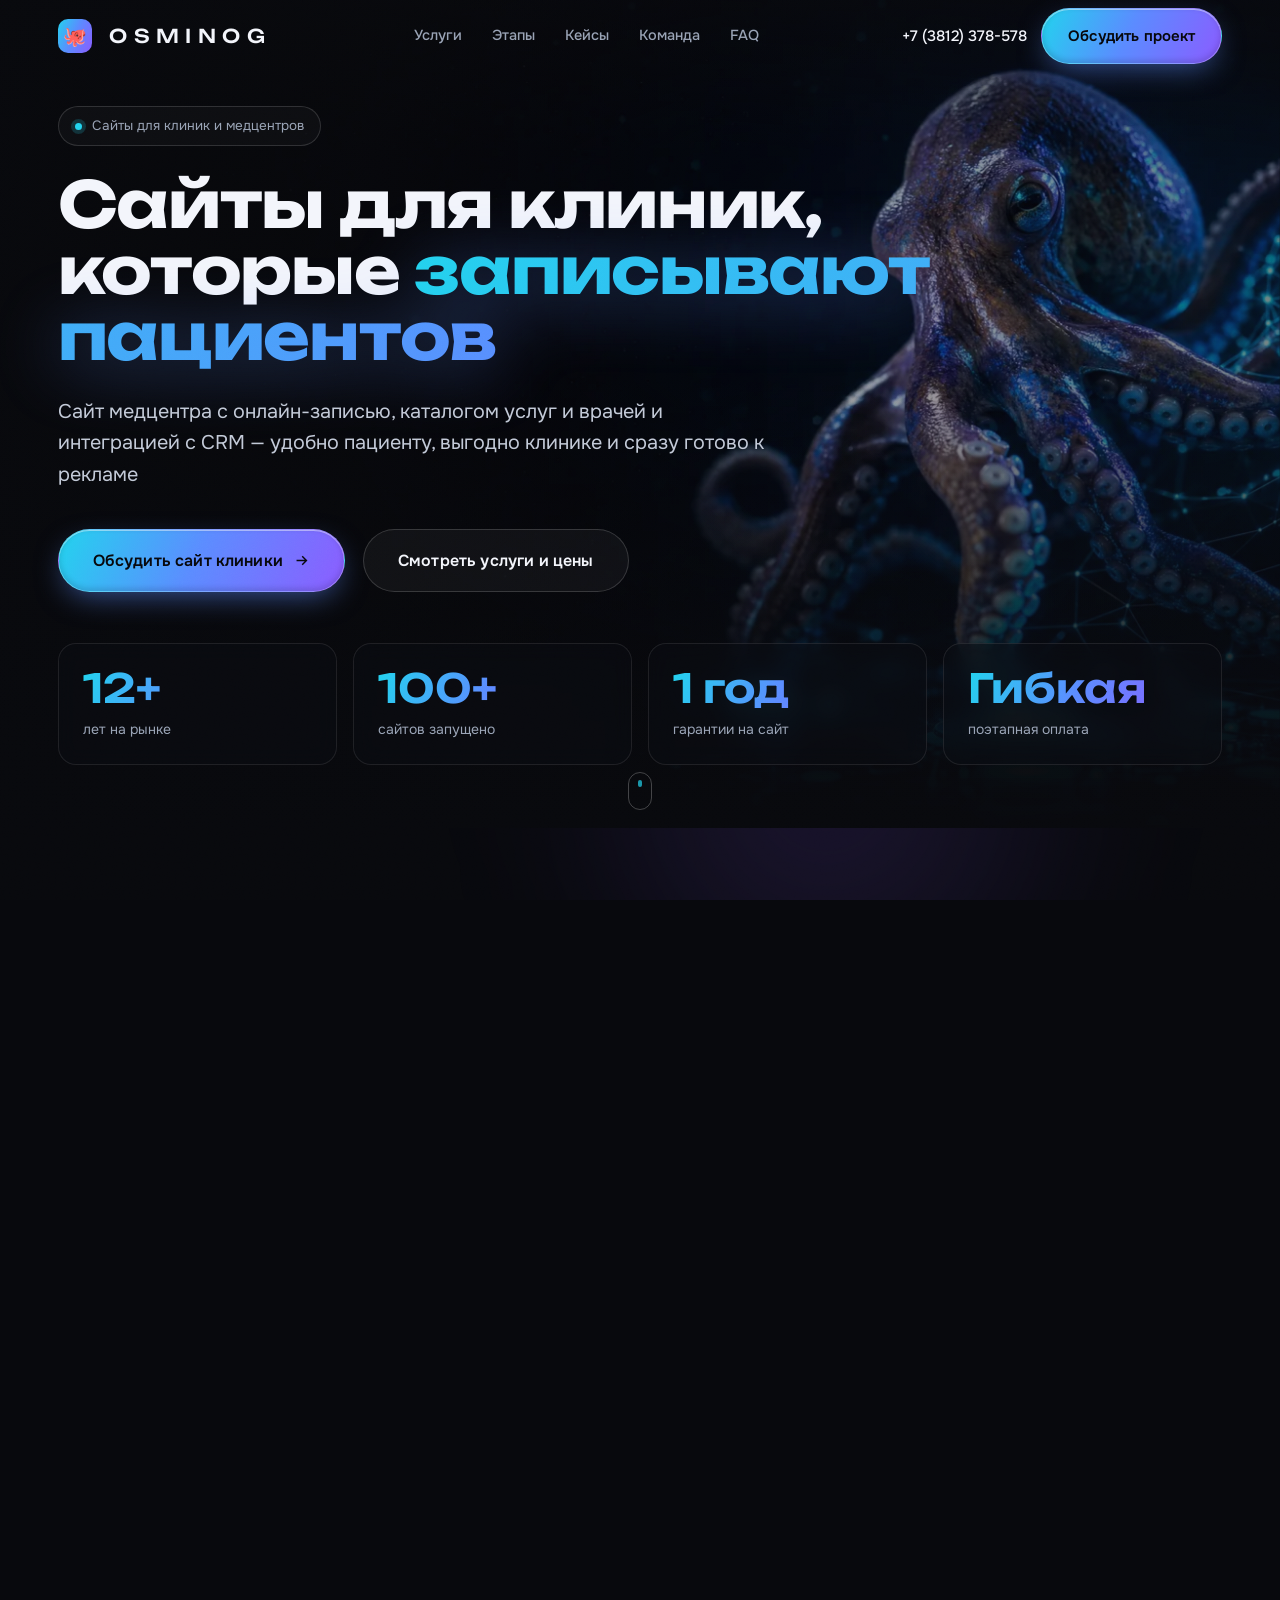
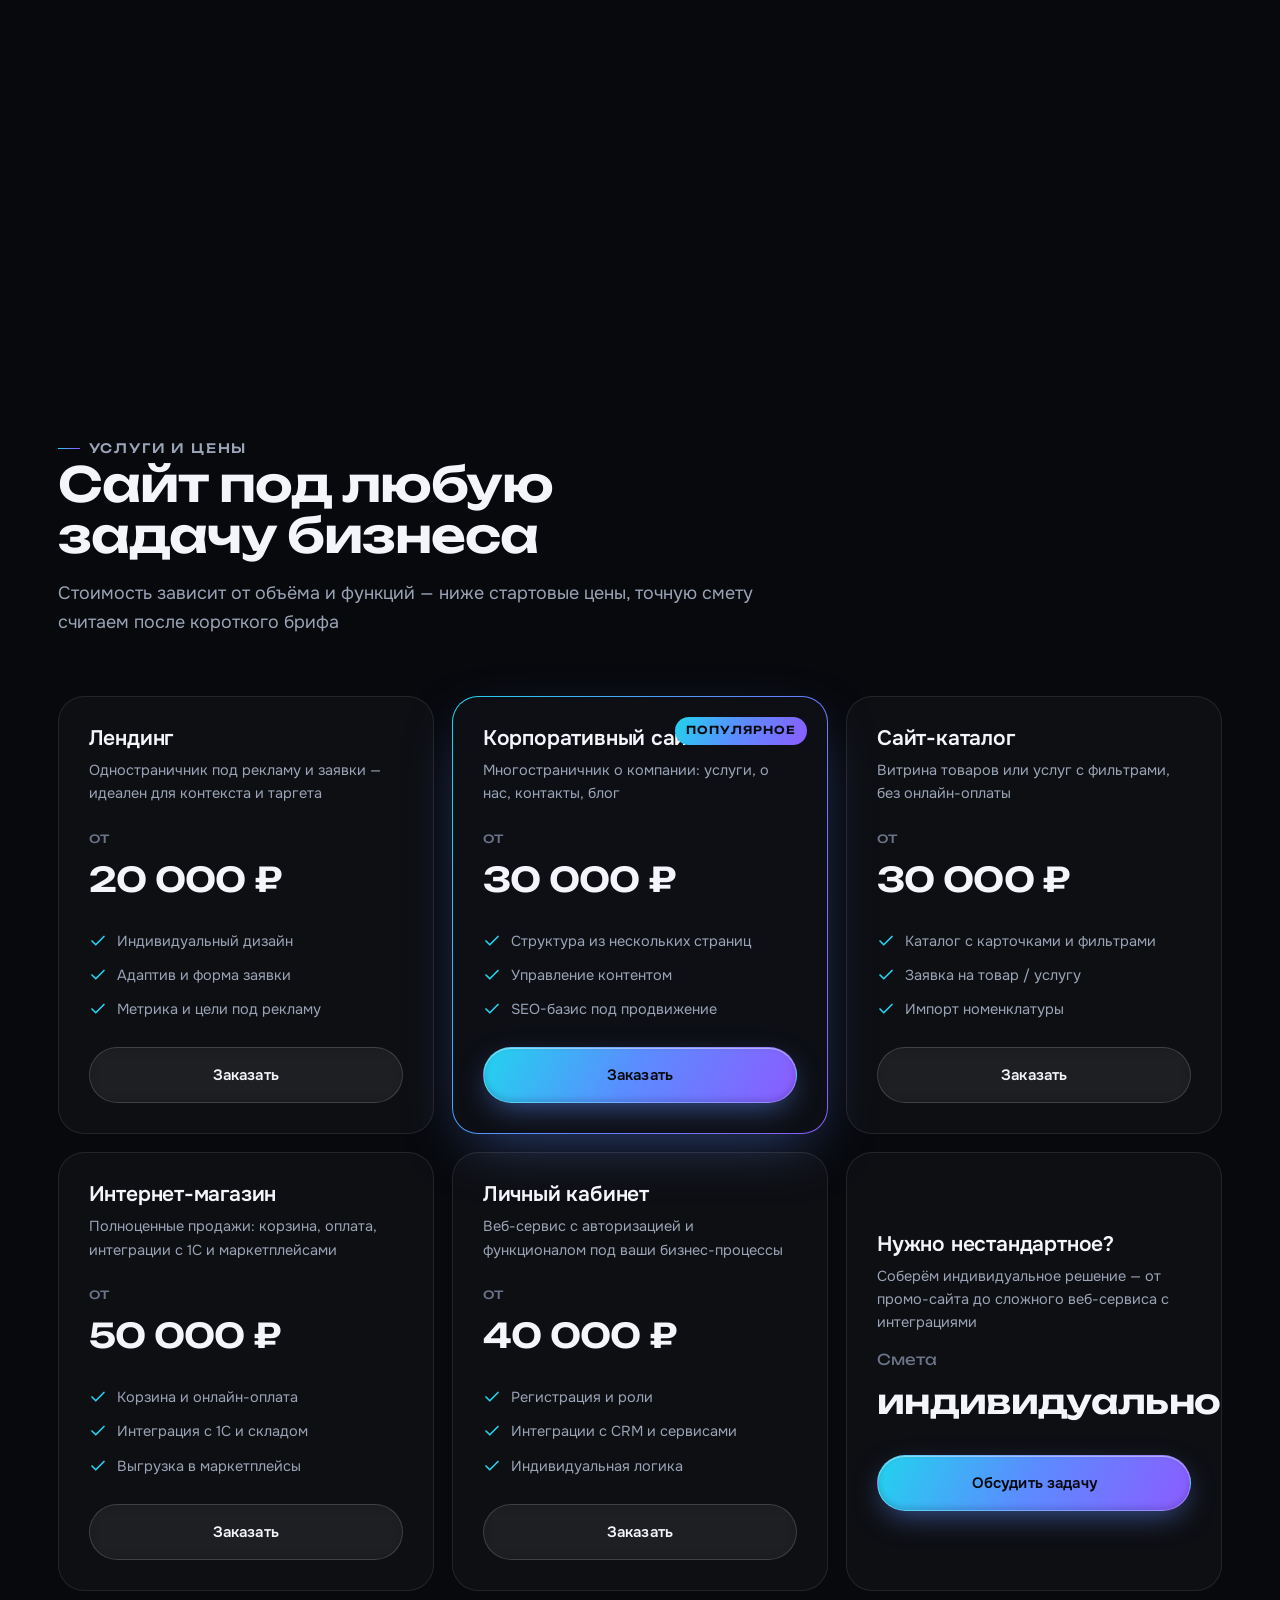
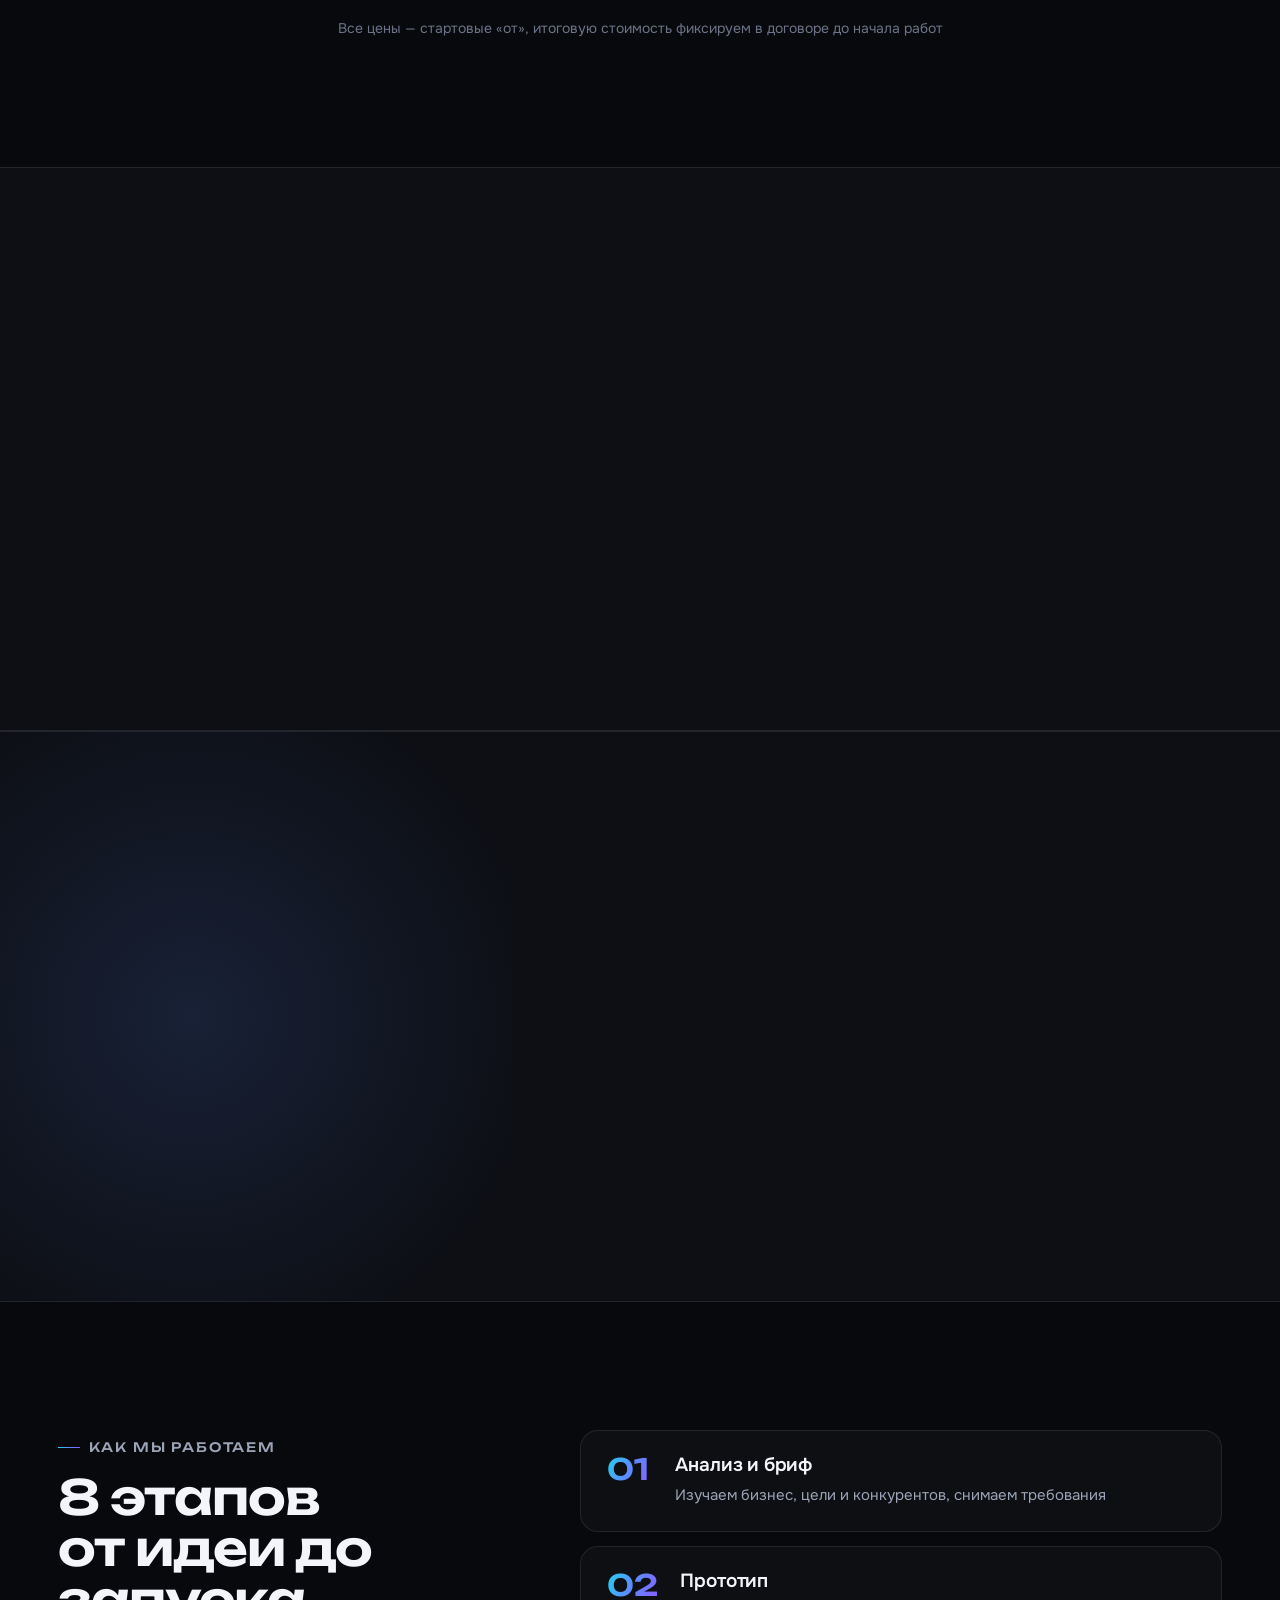
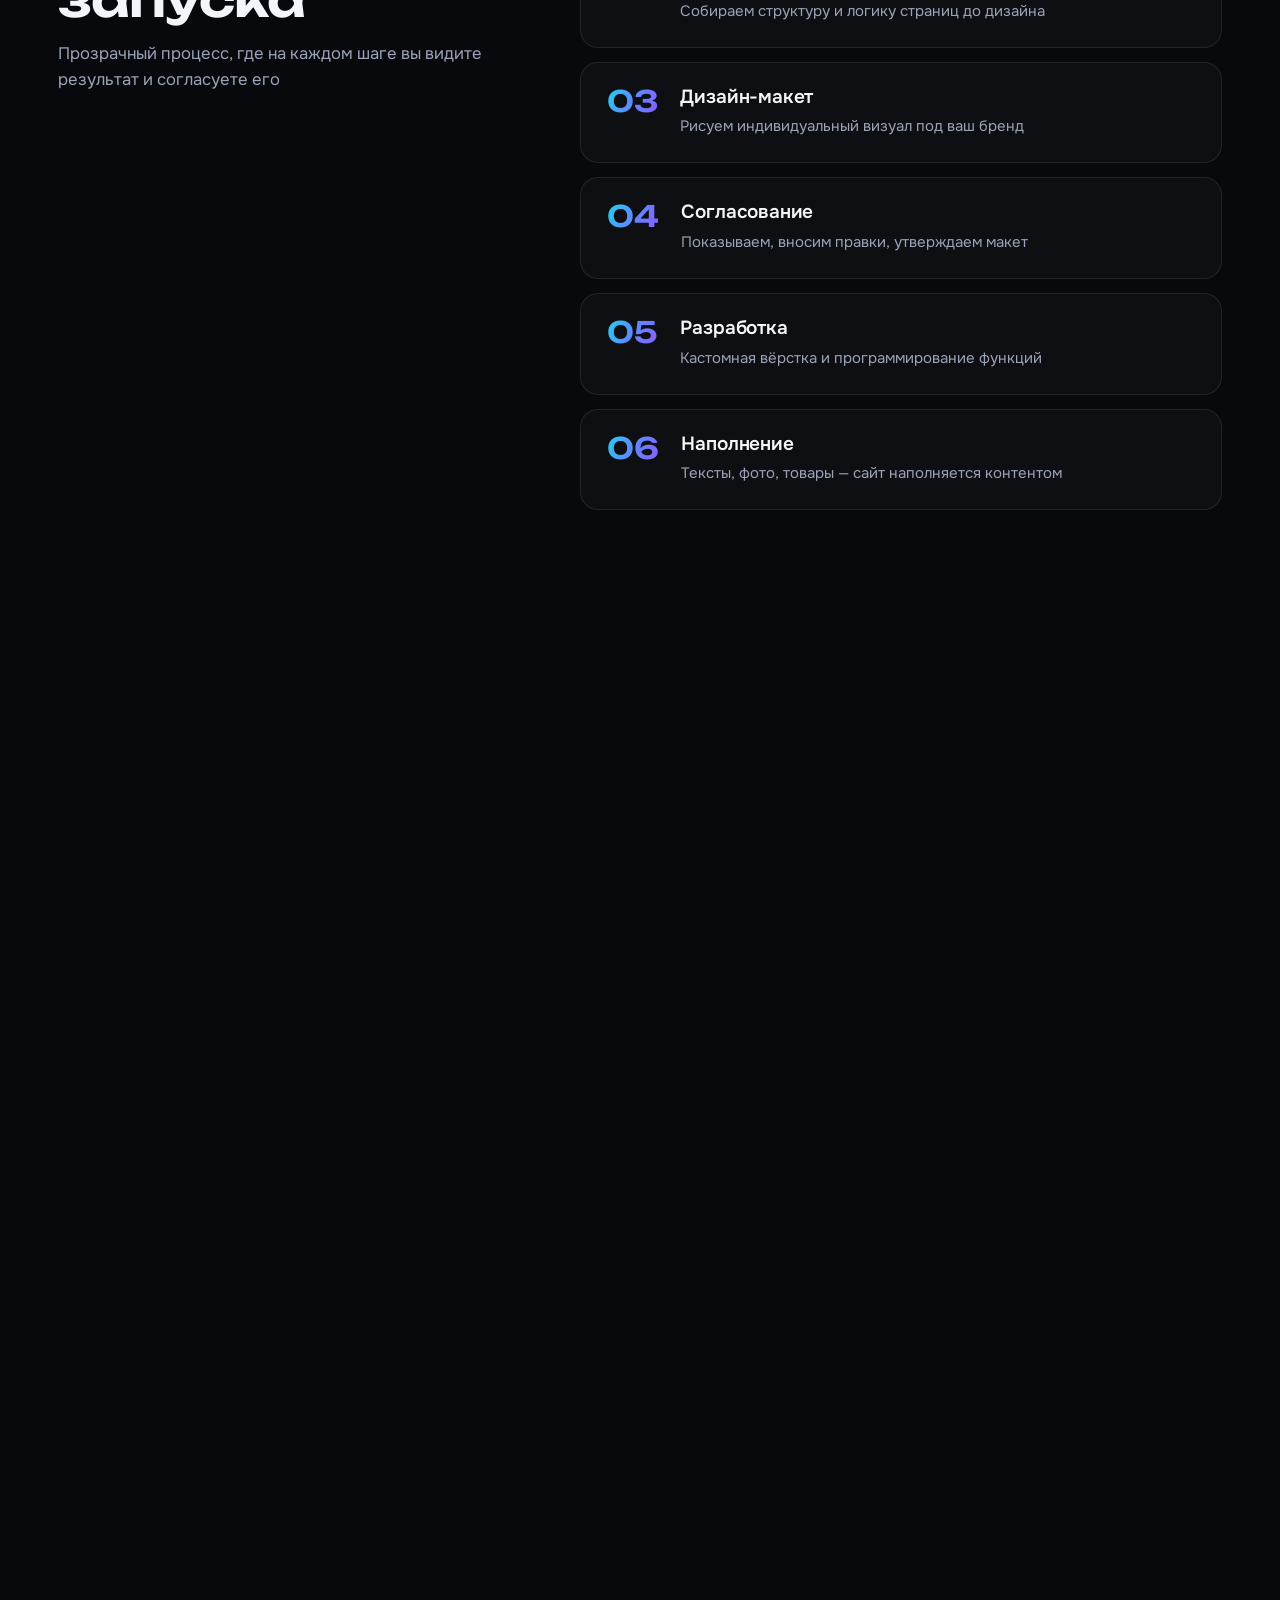
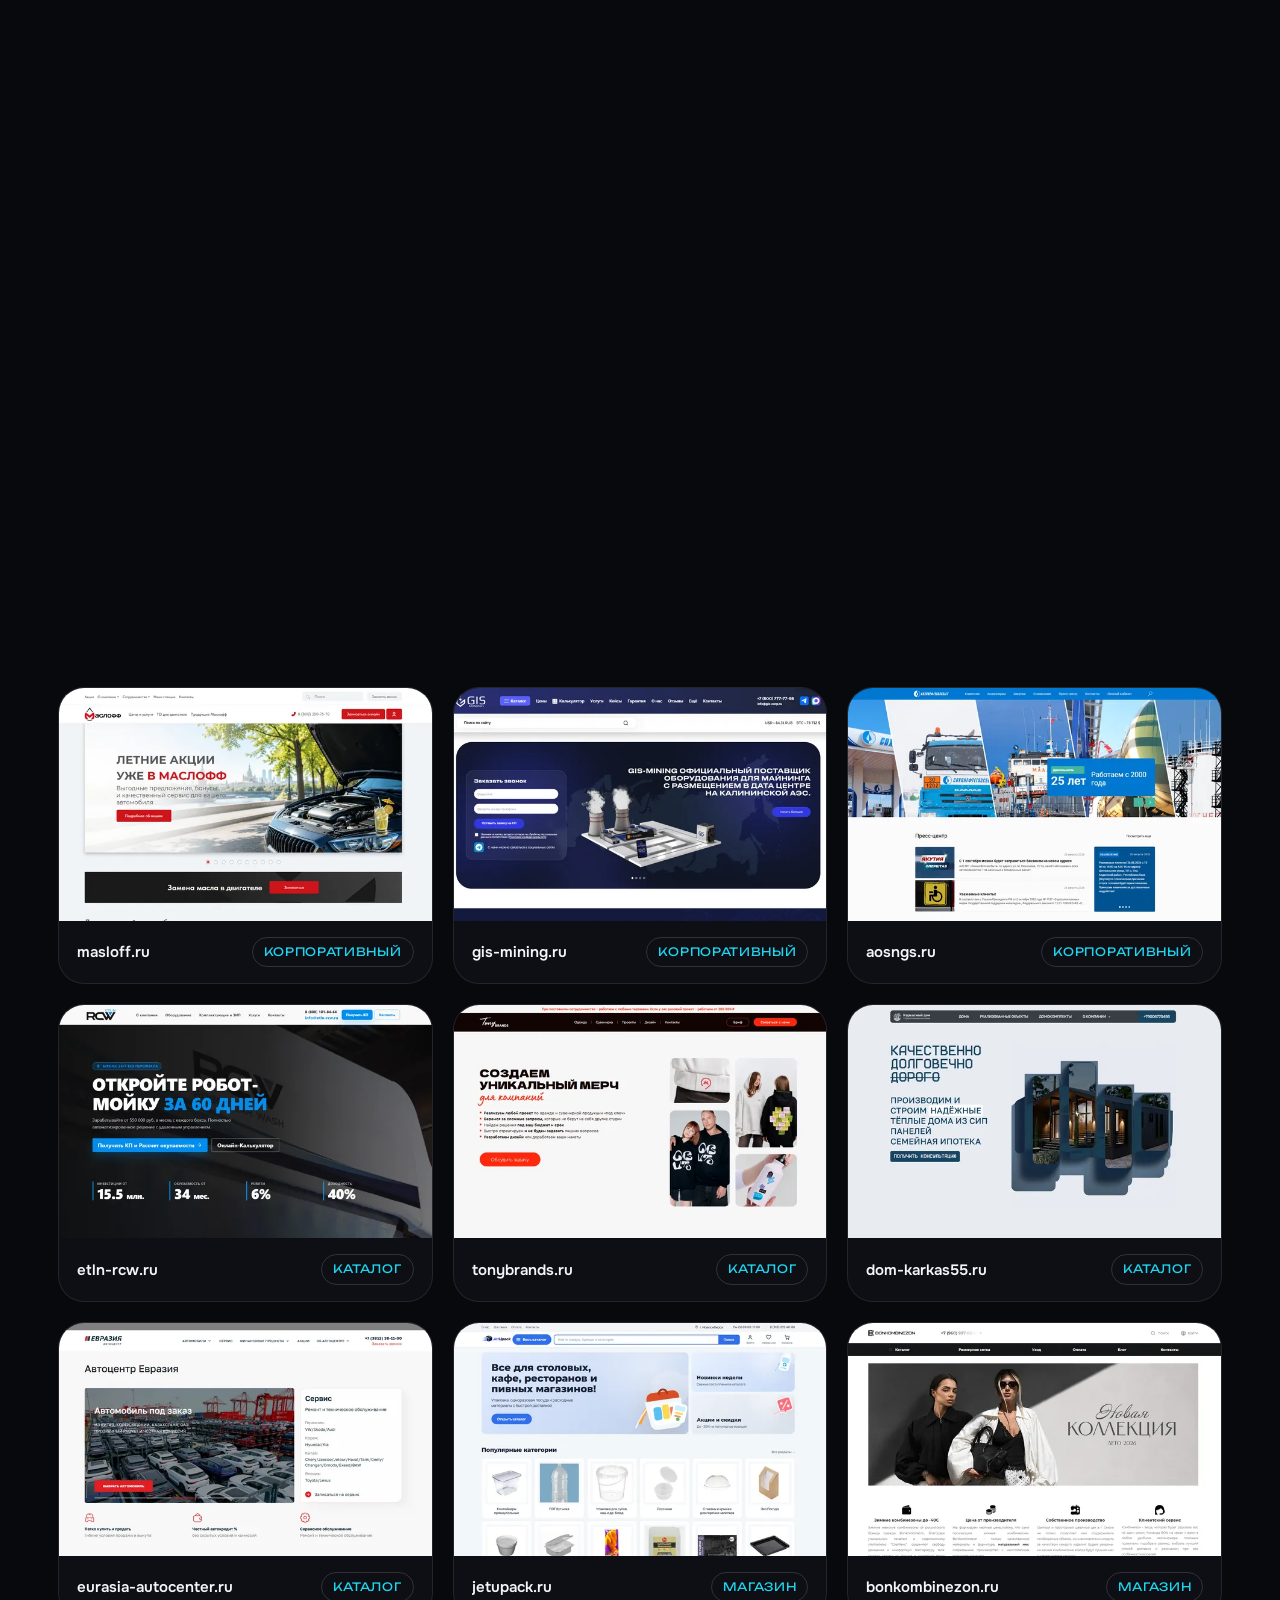
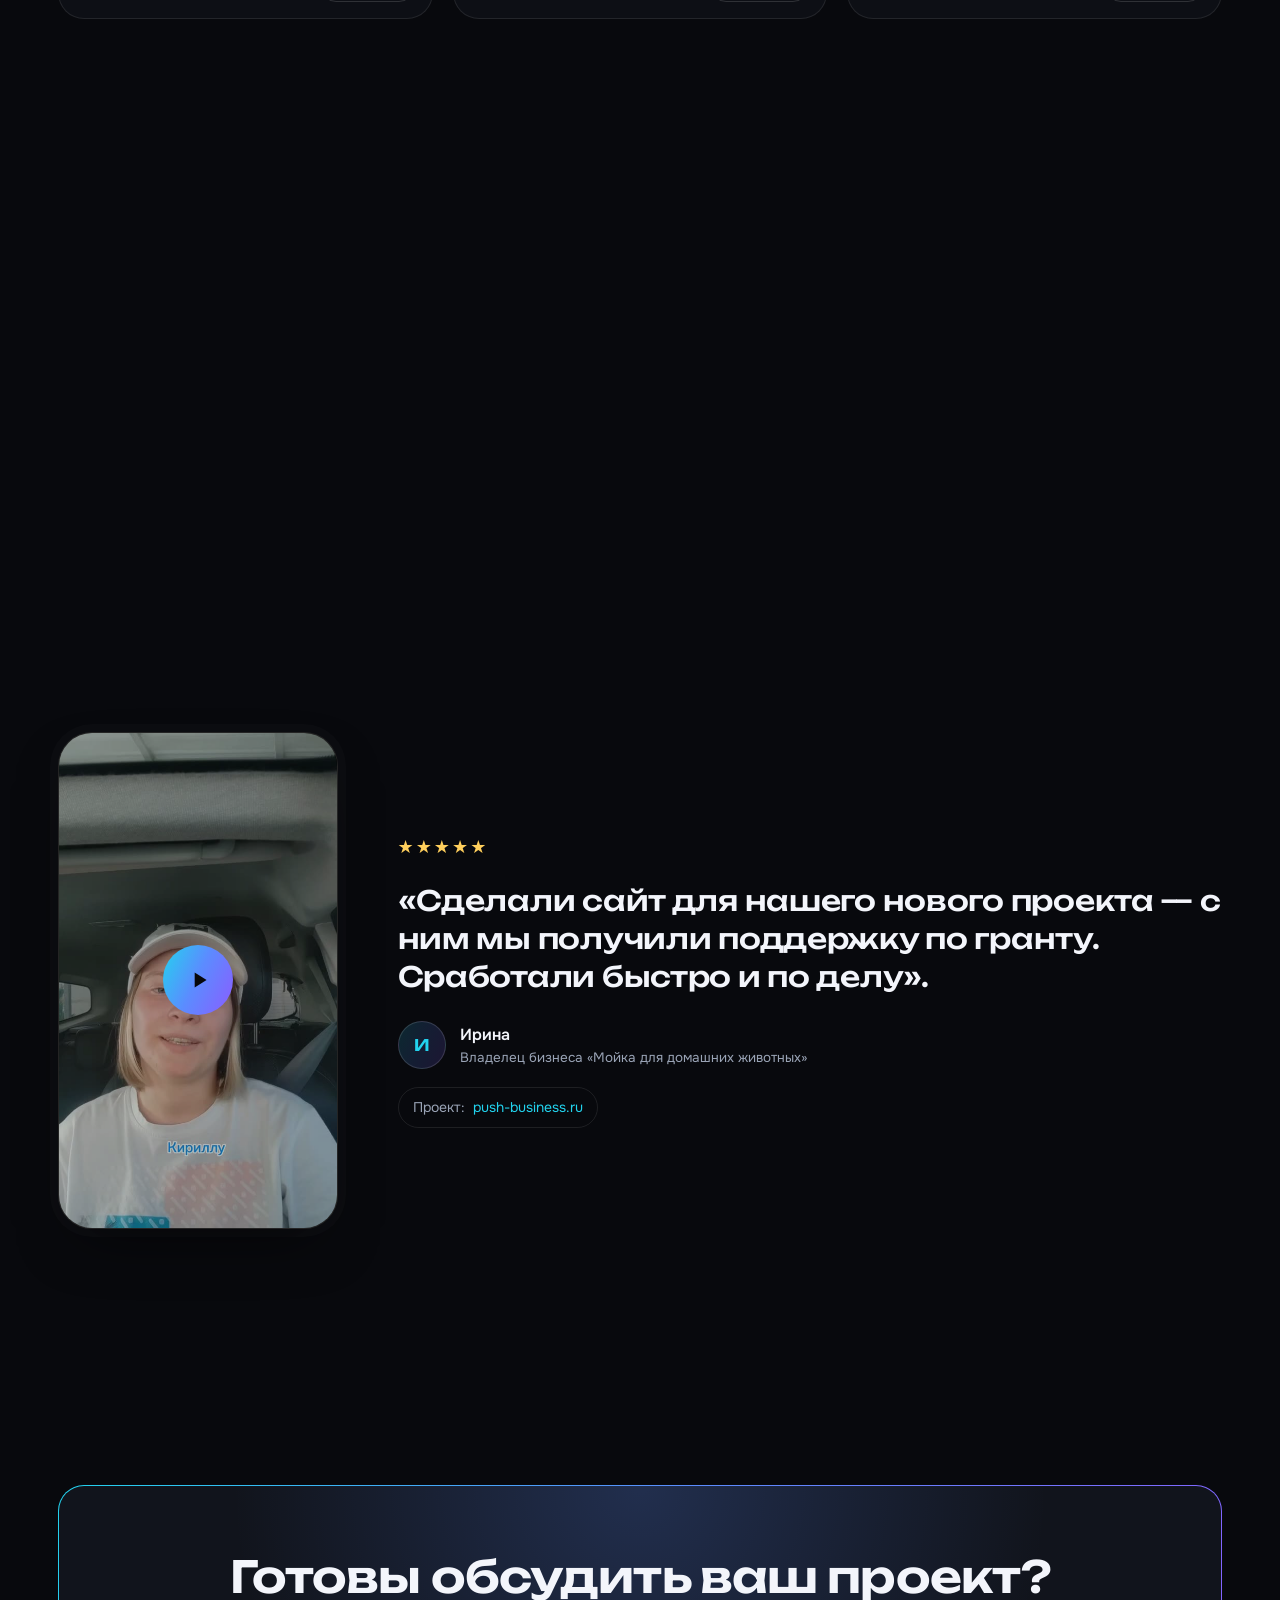
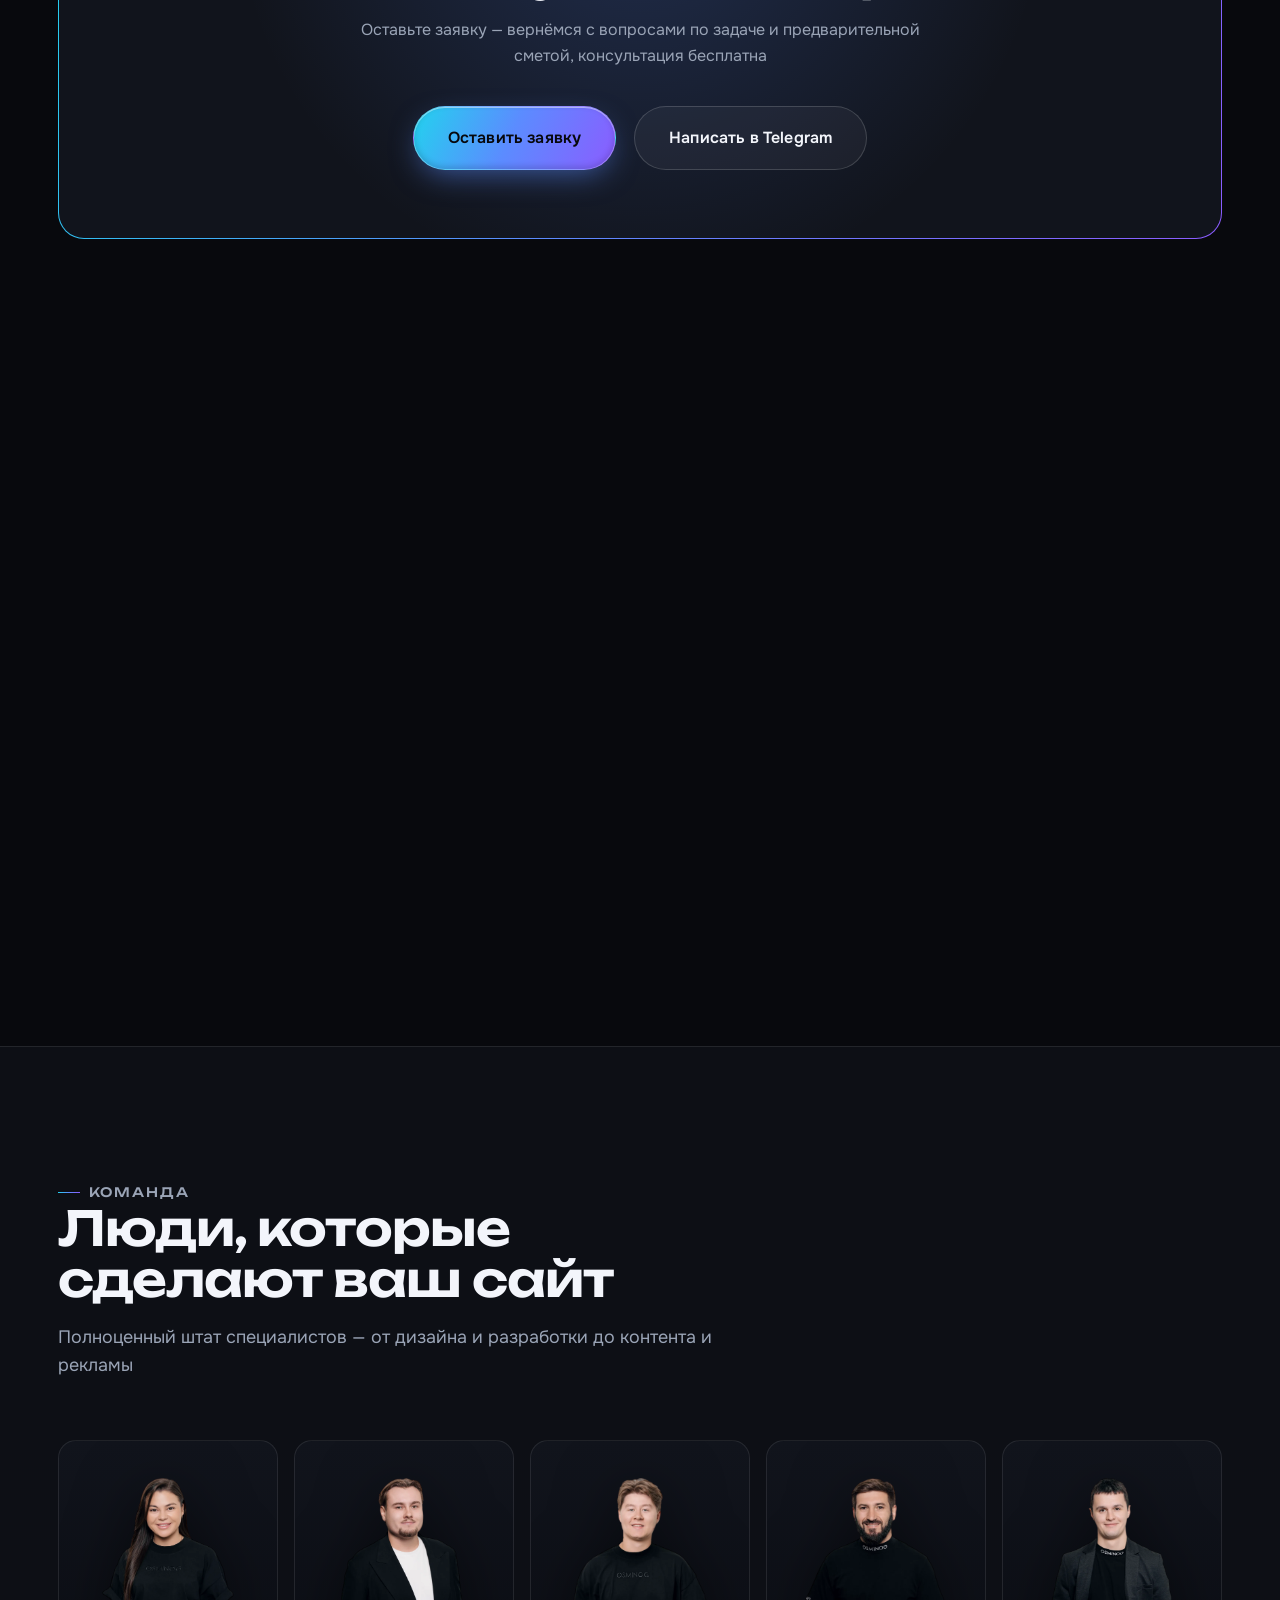
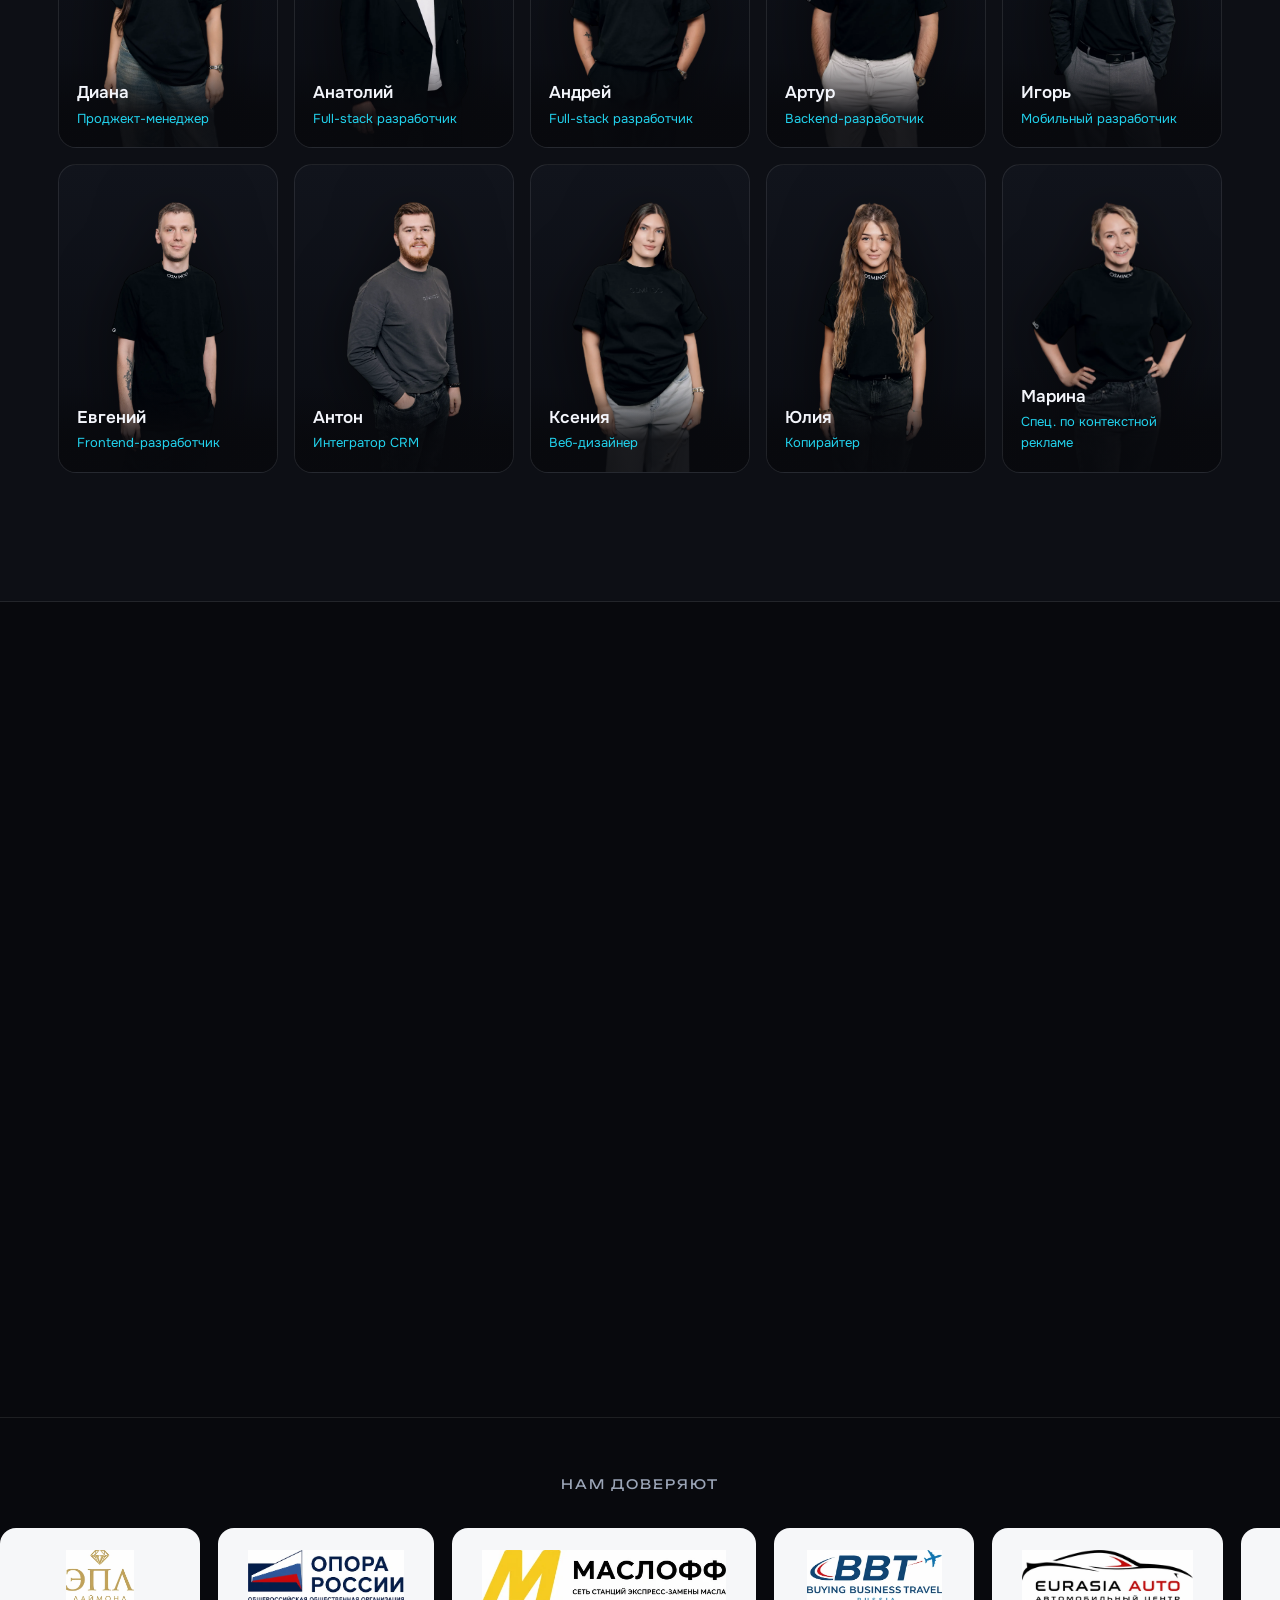
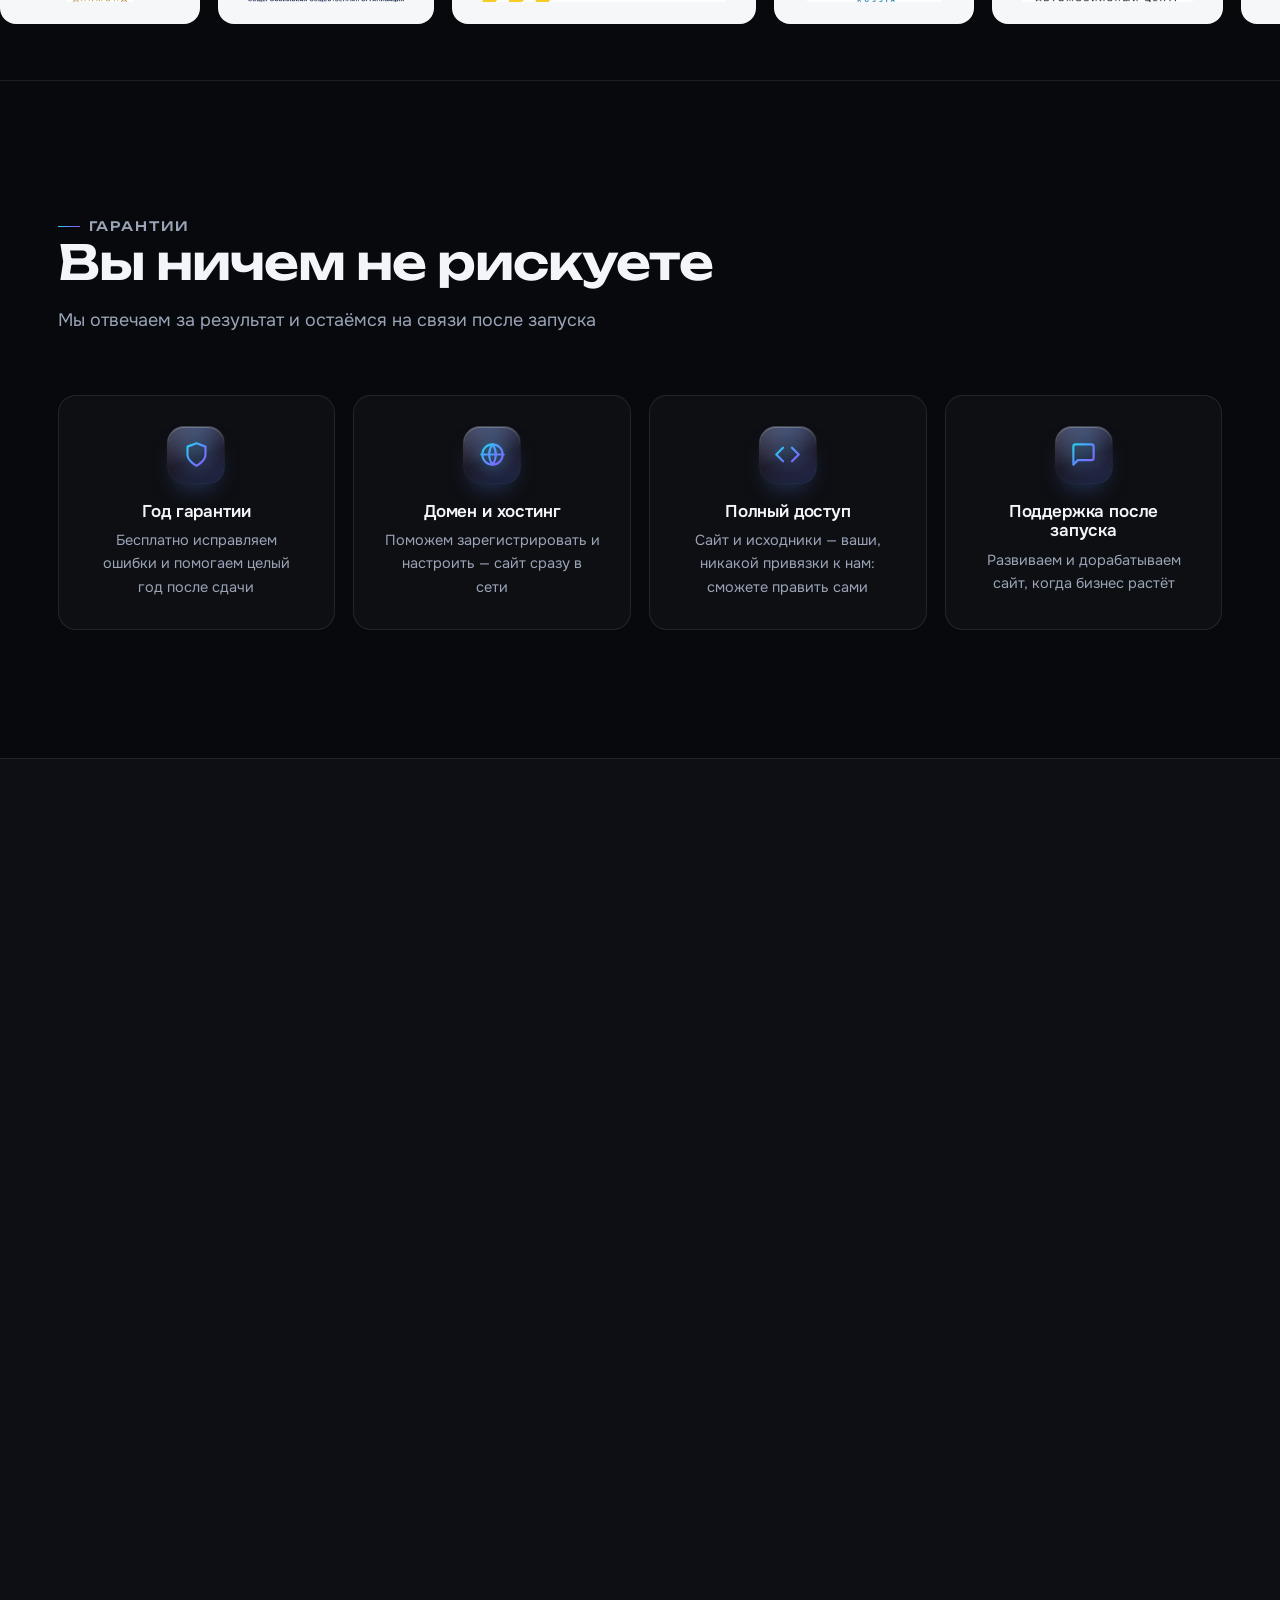
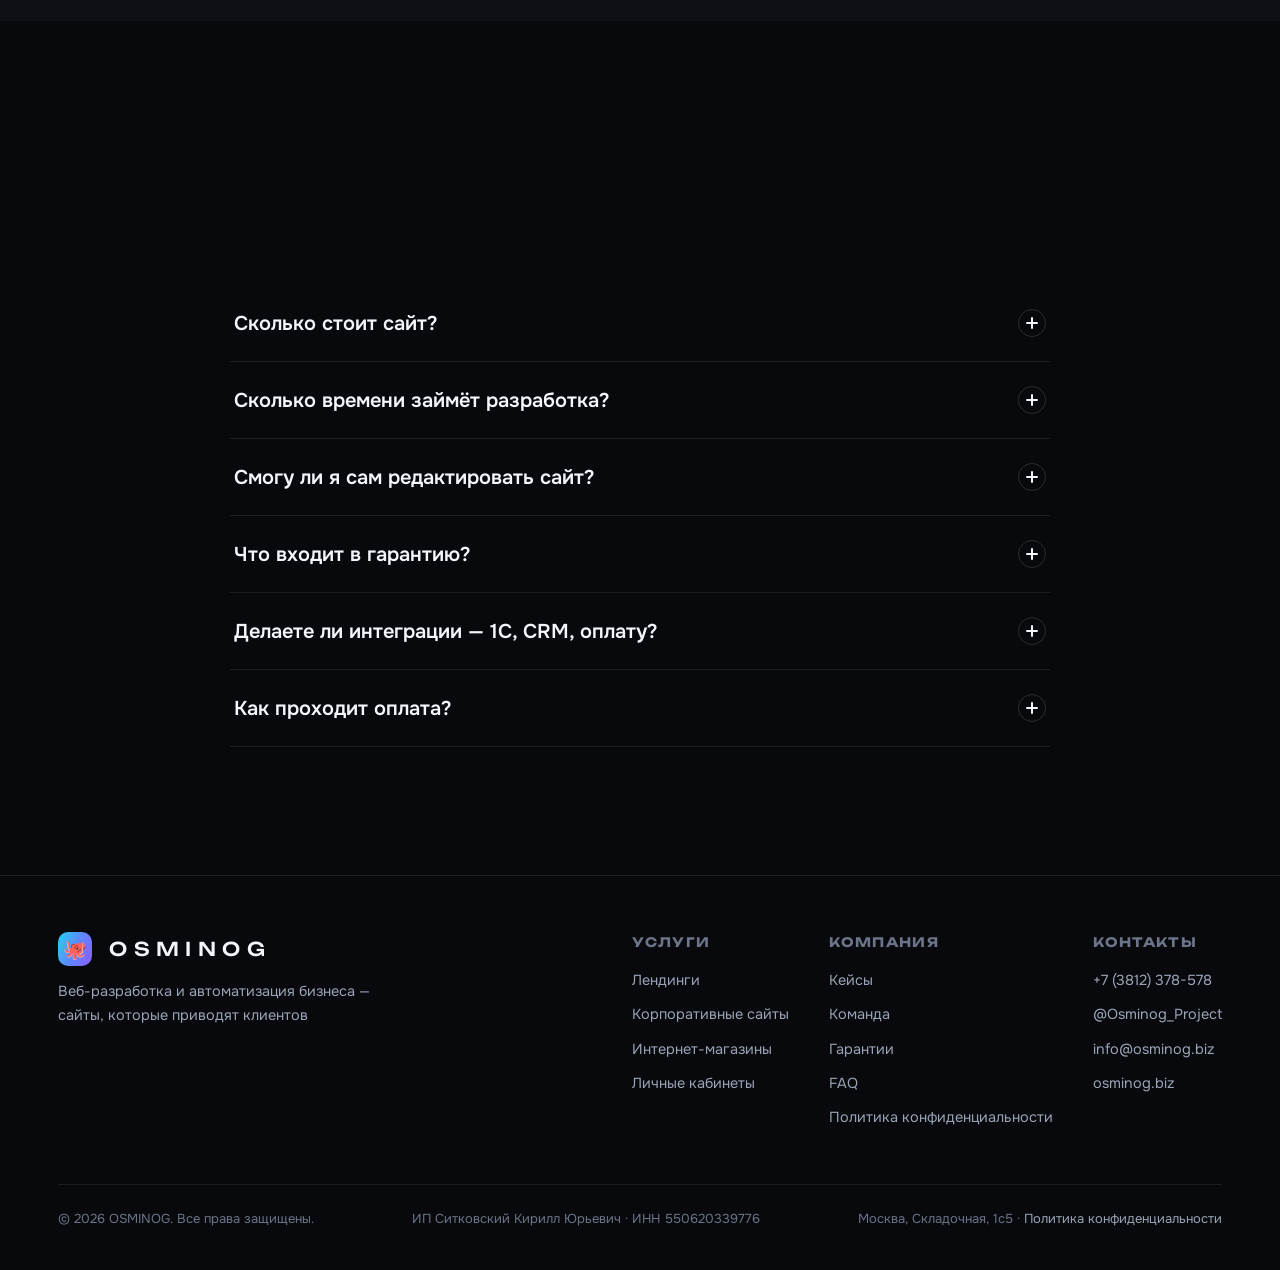
<file: kliniki/index.html>
<!DOCTYPE html>
<html lang="ru">
<head>
<meta charset="UTF-8">
<meta name="viewport" content="width=device-width, initial-scale=1.0">
<title>Сайты для клиник и медцентров под ключ | OSMINOG</title>
<meta name="description" content="Разрабатываем сайты для клиник и медицинских центров: онлайн-запись, каталог услуг и врачей, интеграция с CRM. 12+ лет опыта, год гарантии, поэтапная оплата.">
<meta name="theme-color" content="#08090d">
<meta property="og:type" content="website">
<meta property="og:title" content="Сайты для клиник и медцентров под ключ | OSMINOG">
<meta property="og:description" content="Разрабатываем сайты для клиник и медицинских центров: онлайн-запись, каталог услуг и врачей, интеграция с CRM. 12+ лет опыта, год гарантии, поэтапная оплата.">
<meta property="og:locale" content="ru_RU">
<link rel="preconnect" href="https://fonts.googleapis.com">
<link rel="preconnect" href="https://fonts.gstatic.com" crossorigin>
<link href="https://fonts.googleapis.com/css2?family=Unbounded:wght@500;600;700&family=Onest:wght@400;500;600;700&display=swap" rel="stylesheet">
<link rel="stylesheet" href="../assets/css/style.css?v=19">
<link rel="icon" href="data:image/svg+xml,%3Csvg xmlns='http://www.w3.org/2000/svg' viewBox='0 0 32 32'%3E%3Crect width='32' height='32' rx='9' fill='%235b8cff'/%3E%3Ctext x='16' y='23' font-family='Arial' font-size='19' font-weight='700' fill='%23070810' text-anchor='middle'%3EO%3C/text%3E%3C/svg%3E">
</head>
<body data-niche="medicina" data-featured="korp">

<div class="bg-fx" aria-hidden="true">
  <div class="glow g1"></div><div class="glow g2"></div><div class="glow g3"></div>
</div>
<svg width="0" height="0" style="position:absolute" aria-hidden="true"><defs>
  <linearGradient id="ig" x1="0" y1="0" x2="1" y2="1">
    <stop offset="0" stop-color="#22d3ee"/><stop offset="0.5" stop-color="#5b8cff"/><stop offset="1" stop-color="#8b5cff"/>
  </linearGradient>
</defs></svg>
<div class="grain" aria-hidden="true"></div>

<!-- ===================== HEADER ===================== -->
<header class="header">
  <div class="container nav">
    <a href="#top" class="brand" aria-label="OSMINOG">
      <span class="mark">🐙</span>
      <span class="word">OSMINOG</span>
    </a>
    <nav class="nav-links">
      <a href="#services">Услуги</a>
      <a href="#process">Этапы</a>
      <a href="#cases">Кейсы</a>
      <a href="#team">Команда</a>
      <a href="#faq">FAQ</a>
    </nav>
    <div class="nav-cta">
      <a href="tel:+73812378578" class="nav-phone">+7 (3812) 378-578</a>
      <a href="#contact" class="btn btn-primary">Обсудить проект</a>
      <button class="burger" aria-label="Меню"><span></span><span></span><span></span></button>
    </div>
  </div>
</header>
<div class="mobile-menu">
  <a href="#services">Услуги</a>
  <a href="#process">Этапы</a>
  <a href="#cases">Кейсы</a>
  <a href="#team">Команда</a>
  <a href="#faq">FAQ</a>
  <a href="#contact" class="btn btn-primary">Обсудить проект</a>
</div>

<main id="top">

<!-- ===================== HERO ===================== -->
<section class="hero">
  <div class="hero-media" aria-hidden="true">
    <picture>
      <source media="(max-width:900px)" srcset="../assets/video/hero-octopus-mobile.webp?v=19">
      <img class="hero-poster" src="../assets/video/hero-octopus-poster.jpg?v=19" alt="">
    </picture>
    <video class="hero-video" poster="../assets/video/hero-octopus-poster.jpg?v=19" muted loop playsinline preload="none">
      <source src="../assets/video/hero-octopus.mp4?v=19" type="video/mp4">
    </video>
    <div class="hero-scrim"></div>
  </div>
  <div class="container hero-content">
    <div class="hero-copy">
      <div class="hero-badge"><span class="dot"></span>Сайты для клиник и медцентров</div>
      <h1 class="hero-h1">Сайты для клиник, которые <span class="grad-text">записывают пациентов</span></h1>
      <p class="lead">Сайт медцентра с онлайн-записью, каталогом услуг и врачей и интеграцией с CRM<span class="lead-more"> — удобно пациенту, выгодно клинике и сразу готово к рекламе</span></p>
      <div class="hero-actions">
        <a href="#contact" class="btn btn-primary btn-lg">Обсудить сайт клиники
          <svg viewBox="0 0 24 24" fill="none" stroke="currentColor" stroke-width="2"><path d="M5 12h14M13 6l6 6-6 6"/></svg>
        </a>
        <a href="#services" class="btn btn-ghost btn-lg">Смотреть услуги и цены</a>
      </div>
    </div>
    <div class="hero-stats">
      <div class="stat reveal d1"><div class="num">12+</div><div class="lbl">лет на рынке</div></div>
      <div class="stat reveal d2"><div class="num">100+</div><div class="lbl">сайтов запущено</div></div>
      <div class="stat reveal d3"><div class="num">1 год</div><div class="lbl">гарантии на сайт</div></div>
      <div class="stat reveal d4"><div class="num">Гибкая</div><div class="lbl">поэтапная оплата</div></div>
    </div>
  </div>
  <a class="scroll-cue" href="#benefits" aria-label="Листать вниз">
    <span class="sc-mouse"><span class="sc-dot"></span></span>
  </a>
</section>

<!-- ===================== BENEFITS ===================== -->
<section class="section" id="benefits">
  <div class="container">
    <div class="section-head reveal">
      <span class="eyebrow">Почему OSMINOG</span>
      <h2>Не шаблон с конструктора,<br>а сайт под вашу задачу</h2>
      <p>Мы проектируем каждый сайт индивидуально — под ваш продукт, аудиторию и цели рекламы, без «типовых» решений, за которые стыдно</p>
    </div>
    <div class="benefits-grid">
      <div class="bcard reveal d1">
        <div class="ic"><svg viewBox="0 0 24 24" fill="none" stroke-width="2" stroke-linecap="round" stroke-linejoin="round"><path d="M12 3l2.5 5 5.5.8-4 3.9 1 5.5L12 21l-5 -2.8 1-5.5-4-3.9 5.5-.8z"/></svg></div>
        <h3>Индивидуальный дизайн</h3>
        <p>Уникальный визуал под ваш бренд — кастомная вёрстка, а не сборка из готовых блоков</p>
      </div>
      <div class="bcard reveal d2">
        <div class="ic"><svg viewBox="0 0 24 24" fill="none" stroke-width="2" stroke-linecap="round" stroke-linejoin="round"><rect x="2" y="4" width="14" height="16" rx="2"/><path d="M18 8h4v10a2 2 0 0 1-2 2h-2"/><path d="M6 8h6M6 12h6"/></svg></div>
        <h3>Адаптив под все устройства</h3>
        <p>Одинаково чётко на телефоне, планшете и десктопе — там, где кликают ваши клиенты</p>
      </div>
      <div class="bcard reveal d3">
        <div class="ic"><svg viewBox="0 0 24 24" fill="none" stroke-width="2" stroke-linecap="round" stroke-linejoin="round"><path d="M12 22s8-4 8-10V5l-8-3-8 3v7c0 6 8 10 8 10z"/><path d="M9 12l2 2 4-4"/></svg></div>
        <h3>Прозрачная работа</h3>
        <p>Фиксируем смету и сроки на старте — никаких скрытых доплат в процессе</p>
      </div>
      <div class="bcard reveal d1">
        <div class="ic"><svg viewBox="0 0 24 24" fill="none" stroke-width="2" stroke-linecap="round" stroke-linejoin="round"><path d="M21 15a2 2 0 0 1-2 2H7l-4 4V5a2 2 0 0 1 2-2h14a2 2 0 0 1 2 2z"/></svg></div>
        <h3>Постоянная связь</h3>
        <p>Личный менеджер и общий чат — вы всегда в курсе, на каком этапе проект</p>
      </div>
      <div class="bcard reveal d2">
        <div class="ic"><svg viewBox="0 0 24 24" fill="none" stroke-width="2" stroke-linecap="round" stroke-linejoin="round"><path d="M3 3v18h18"/><path d="M7 15l4-4 3 3 5-6"/></svg></div>
        <h3>Готовность к рекламе и SEO</h3>
        <p>Быстрая загрузка, корректная разметка, счётчики и цели — сайт готов принимать трафик</p>
      </div>
      <div class="bcard reveal d3">
        <div class="ic"><svg viewBox="0 0 24 24" fill="none" stroke-width="2" stroke-linecap="round" stroke-linejoin="round"><rect x="2" y="5" width="20" height="14" rx="2"/><path d="M2 10h20M6 15h4"/></svg></div>
        <h3>Гибкая оплата</h3>
        <p>Разбиваем оплату по этапам — комфортно стартовать без замороженного бюджета</p>
      </div>
    </div>
  </div>
</section>

<!-- ===================== SERVICES / PRICING ===================== -->
<section class="section" id="services">
  <div class="container">
    <div class="section-head reveal">
      <span class="eyebrow">Услуги и цены</span>
      <h2>Сайт под любую задачу бизнеса</h2>
      <p>Стоимость зависит от объёма и функций — ниже стартовые цены, точную смету считаем после короткого брифа</p>
    </div>
    <div class="pricing-grid">
      <div class="pcard reveal d1" data-price="landing">
        <h3>Лендинг</h3>
        <p class="desc">Одностраничник под рекламу и заявки — идеален для контекста и таргета</p>
        <div class="price">от<b>20 000 ₽</b></div>
        <ul>
          <li><svg viewBox="0 0 24 24" fill="none" stroke-width="2.2" stroke-linecap="round" stroke-linejoin="round"><path d="M20 6L9 17l-5-5"/></svg>Индивидуальный дизайн</li>
          <li><svg viewBox="0 0 24 24" fill="none" stroke-width="2.2" stroke-linecap="round" stroke-linejoin="round"><path d="M20 6L9 17l-5-5"/></svg>Адаптив и форма заявки</li>
          <li><svg viewBox="0 0 24 24" fill="none" stroke-width="2.2" stroke-linecap="round" stroke-linejoin="round"><path d="M20 6L9 17l-5-5"/></svg>Метрика и цели под рекламу</li>
        </ul>
        <a href="#contact" class="btn btn-ghost">Заказать</a>
      </div>
      <div class="pcard reveal d2" data-price="korp">
        <h3>Корпоративный сайт</h3>
        <p class="desc">Многостраничник о компании: услуги, о нас, контакты, блог</p>
        <div class="price">от<b>30 000 ₽</b></div>
        <ul>
          <li><svg viewBox="0 0 24 24" fill="none" stroke-width="2.2" stroke-linecap="round" stroke-linejoin="round"><path d="M20 6L9 17l-5-5"/></svg>Структура из нескольких страниц</li>
          <li><svg viewBox="0 0 24 24" fill="none" stroke-width="2.2" stroke-linecap="round" stroke-linejoin="round"><path d="M20 6L9 17l-5-5"/></svg>Управление контентом</li>
          <li><svg viewBox="0 0 24 24" fill="none" stroke-width="2.2" stroke-linecap="round" stroke-linejoin="round"><path d="M20 6L9 17l-5-5"/></svg>SEO-базис под продвижение</li>
        </ul>
        <a href="#contact" class="btn btn-ghost">Заказать</a>
      </div>
      <div class="pcard reveal d3" data-price="catalog">
        <h3>Сайт-каталог</h3>
        <p class="desc">Витрина товаров или услуг с фильтрами, без онлайн-оплаты</p>
        <div class="price">от<b>30 000 ₽</b></div>
        <ul>
          <li><svg viewBox="0 0 24 24" fill="none" stroke-width="2.2" stroke-linecap="round" stroke-linejoin="round"><path d="M20 6L9 17l-5-5"/></svg>Каталог с карточками и фильтрами</li>
          <li><svg viewBox="0 0 24 24" fill="none" stroke-width="2.2" stroke-linecap="round" stroke-linejoin="round"><path d="M20 6L9 17l-5-5"/></svg>Заявка на товар / услугу</li>
          <li><svg viewBox="0 0 24 24" fill="none" stroke-width="2.2" stroke-linecap="round" stroke-linejoin="round"><path d="M20 6L9 17l-5-5"/></svg>Импорт номенклатуры</li>
        </ul>
        <a href="#contact" class="btn btn-ghost">Заказать</a>
      </div>
      <div class="pcard reveal d1" data-price="magazin">
        <h3>Интернет-магазин</h3>
        <p class="desc">Полноценные продажи: корзина, оплата, интеграции с 1С и маркетплейсами</p>
        <div class="price">от<b>50 000 ₽</b></div>
        <ul>
          <li><svg viewBox="0 0 24 24" fill="none" stroke-width="2.2" stroke-linecap="round" stroke-linejoin="round"><path d="M20 6L9 17l-5-5"/></svg>Корзина и онлайн-оплата</li>
          <li><svg viewBox="0 0 24 24" fill="none" stroke-width="2.2" stroke-linecap="round" stroke-linejoin="round"><path d="M20 6L9 17l-5-5"/></svg>Интеграция с 1С и складом</li>
          <li><svg viewBox="0 0 24 24" fill="none" stroke-width="2.2" stroke-linecap="round" stroke-linejoin="round"><path d="M20 6L9 17l-5-5"/></svg>Выгрузка в маркетплейсы</li>
        </ul>
        <a href="#contact" class="btn btn-ghost">Заказать</a>
      </div>
      <div class="pcard reveal d2" data-price="lk">
        <h3>Личный кабинет</h3>
        <p class="desc">Веб-сервис с авторизацией и функционалом под ваши бизнес-процессы</p>
        <div class="price">от<b>40 000 ₽</b></div>
        <ul>
          <li><svg viewBox="0 0 24 24" fill="none" stroke-width="2.2" stroke-linecap="round" stroke-linejoin="round"><path d="M20 6L9 17l-5-5"/></svg>Регистрация и роли</li>
          <li><svg viewBox="0 0 24 24" fill="none" stroke-width="2.2" stroke-linecap="round" stroke-linejoin="round"><path d="M20 6L9 17l-5-5"/></svg>Интеграции с CRM и сервисами</li>
          <li><svg viewBox="0 0 24 24" fill="none" stroke-width="2.2" stroke-linecap="round" stroke-linejoin="round"><path d="M20 6L9 17l-5-5"/></svg>Индивидуальная логика</li>
        </ul>
        <a href="#contact" class="btn btn-ghost">Заказать</a>
      </div>
      <div class="pcard reveal d3" data-price="custom" style="justify-content:center;align-items:flex-start">
        <h3>Нужно нестандартное?</h3>
        <p class="desc">Соберём индивидуальное решение — от промо-сайта до сложного веб-сервиса с интеграциями</p>
        <div class="price" style="margin-top:14px">Смета<b>индивидуально</b></div>
        <a href="#contact" class="btn btn-primary" style="margin-top:22px">Обсудить задачу</a>
      </div>
    </div>
    <p class="pricing-note">Все цены — стартовые «от», итоговую стоимость фиксируем в договоре до начала работ</p>
  </div>
</section>

<!-- ===================== VALUE / аргументация цены ===================== -->
<section class="section value">
  <div class="container value-wrap">
    <div class="section-head reveal" style="margin-bottom:0">
      <span class="eyebrow">Из чего складывается цена</span>
      <h2>Почему это выгодно</h2>
      <p>Сайт — не расход, а инструмент, который приводит заявки — вот что вы получаете за эти деньги</p>
    </div>
    <div class="value-list">
      <div class="vitem reveal d1"><div class="n">1</div><div><h4>Работает целая команда, а не фрилансер-одиночка</h4><p>Дизайнер, разработчики, копирайтер, тестировщик и менеджер — над проектом трудится штат, а не один человек «по вечерам»</p></div></div>
      <div class="vitem reveal d2"><div class="n">2</div><div><h4>Фиксированная смета без сюрпризов</h4><p>Цена и сроки закреплены договором — вы заранее знаете, за что платите</p></div></div>
      <div class="vitem reveal d3"><div class="n">3</div><div><h4>Год гарантии и поддержка</h4><p>После запуска сайт не бросаем: исправляем и помогаем целый год</p></div></div>
      <div class="vitem reveal d4"><div class="n">4</div><div><h4>Сайт сразу готов зарабатывать</h4><p>Оптимизирован под скорость, рекламу и SEO — можно запускать трафик в день сдачи</p></div></div>
    </div>
  </div>
</section>

<!-- ===================== STATEMENT ===================== -->
<section class="statement">
  <div class="container">
    <p class="statement-line reveal">Мы не просто «делаем сайты» — мы проектируем инструменты, которые <span class="grad-text">приводят клиентов</span></p>
  </div>
</section>

<!-- ===================== PROCESS / этапы ===================== -->
<section class="section" id="process">
  <div class="container process-wrap">
    <div class="process-aside">
      <span class="eyebrow">Как мы работаем</span>
      <h2>8 этапов<br>от идеи до запуска</h2>
      <p>Прозрачный процесс, где на каждом шаге вы видите результат и согласуете его</p>
    </div>
    <div class="process-steps">
      <div class="pstep reveal"><span class="psn">01</span><div class="ptxt"><h4>Анализ и бриф</h4><p>Изучаем бизнес, цели и конкурентов, снимаем требования</p></div></div>
      <div class="pstep reveal"><span class="psn">02</span><div class="ptxt"><h4>Прототип</h4><p>Собираем структуру и логику страниц до дизайна</p></div></div>
      <div class="pstep reveal"><span class="psn">03</span><div class="ptxt"><h4>Дизайн-макет</h4><p>Рисуем индивидуальный визуал под ваш бренд</p></div></div>
      <div class="pstep reveal"><span class="psn">04</span><div class="ptxt"><h4>Согласование</h4><p>Показываем, вносим правки, утверждаем макет</p></div></div>
      <div class="pstep reveal"><span class="psn">05</span><div class="ptxt"><h4>Разработка</h4><p>Кастомная вёрстка и программирование функций</p></div></div>
      <div class="pstep reveal"><span class="psn">06</span><div class="ptxt"><h4>Наполнение</h4><p>Тексты, фото, товары — сайт наполняется контентом</p></div></div>
      <div class="pstep reveal"><span class="psn">07</span><div class="ptxt"><h4>Тестирование</h4><p>Проверяем на всех устройствах и в браузерах</p></div></div>
      <div class="pstep reveal"><span class="psn">08</span><div class="ptxt"><h4>Запуск и поддержка</h4><p>Публикуем, подключаем аналитику, ведём после сдачи</p></div></div>
    </div>
  </div>
</section>

<!-- ===================== CASES ===================== -->
<section class="section" id="cases">
  <div class="container">
    <div class="section-head reveal">
      <span class="eyebrow">Кейсы</span>
      <h2>Проекты, которыми гордимся</h2>
      <p>За 12 лет — более 100 запущенных сайтов для бизнеса из разных ниш. Ниже — часть работ, каждую можно открыть вживую</p>
    </div>
    <div class="case-filters reveal">
      <button class="cf active" data-filter="all">Все</button>
      <button class="cf" data-filter="landing">Лендинги</button>
      <button class="cf" data-filter="info">Информационные</button>
      <button class="cf" data-filter="corp">Корпоративные</button>
      <button class="cf" data-filter="catalog">Каталоги</button>
      <button class="cf" data-filter="shop">Магазины</button>
    </div>
    <div class="cases-grid">
      <a class="case-card reveal" data-cat="landing" href="https://blesk-i-poryadok.ru" target="_blank" rel="noopener"><div class="case-shot"><img src="../assets/cases/blesk-i-poryadok-ru.webp" loading="lazy" alt="Сайт blesk-i-poryadok.ru"></div><div class="case-meta"><span class="case-domain">blesk-i-poryadok.ru</span><span class="case-tag">Лендинг</span></div></a>
      <a class="case-card reveal" data-cat="landing" href="https://ochumelych.ru" target="_blank" rel="noopener"><div class="case-shot"><img src="../assets/cases/ochumelych-ru.webp" loading="lazy" alt="Сайт ochumelych.ru"></div><div class="case-meta"><span class="case-domain">ochumelych.ru</span><span class="case-tag">Лендинг</span></div></a>
      <a class="case-card reveal" data-cat="landing" href="https://prima-merch.ru" target="_blank" rel="noopener"><div class="case-shot"><img src="../assets/cases/prima-merch-ru.webp" loading="lazy" alt="Сайт prima-merch.ru"></div><div class="case-meta"><span class="case-domain">prima-merch.ru</span><span class="case-tag">Лендинг</span></div></a>
      <a class="case-card reveal" data-cat="landing" href="https://semservis.ru" target="_blank" rel="noopener"><div class="case-shot"><img src="../assets/cases/semservis-ru.webp" loading="lazy" alt="Сайт semservis.ru"></div><div class="case-meta"><span class="case-domain">semservis.ru</span><span class="case-tag">Лендинг</span></div></a>
      <a class="case-card reveal" data-cat="info" href="https://axmedovlk.ru" target="_blank" rel="noopener"><div class="case-shot"><img src="../assets/cases/axmedovlk-ru.webp" loading="lazy" alt="Сайт axmedovlk.ru"></div><div class="case-meta"><span class="case-domain">axmedovlk.ru</span><span class="case-tag">Информационный</span></div></a>
      <a class="case-card reveal" data-cat="info" href="https://opora.ru" target="_blank" rel="noopener"><div class="case-shot"><img src="../assets/cases/opora-ru.webp" loading="lazy" alt="Сайт opora.ru"></div><div class="case-meta"><span class="case-domain">opora.ru</span><span class="case-tag">Информационный</span></div></a>
      <a class="case-card reveal" data-cat="info" href="https://buyingbusinesstravel.com.ru" target="_blank" rel="noopener"><div class="case-shot"><img src="../assets/cases/buyingbusinesstravel-com-ru.webp" loading="lazy" alt="Сайт buyingbusinesstravel.com.ru"></div><div class="case-meta"><span class="case-domain">buyingbusinesstravel.com.ru</span><span class="case-tag">Информационный</span></div></a>
      <a class="case-card reveal" data-cat="info" href="https://yakutskcity.ru" target="_blank" rel="noopener"><div class="case-shot"><img src="../assets/cases/yakutskcity-ru.webp" loading="lazy" alt="Сайт yakutskcity.ru"></div><div class="case-meta"><span class="case-domain">yakutskcity.ru</span><span class="case-tag">Информационный</span></div></a>
      <a class="case-card reveal" data-cat="corp" href="https://foresthouse24.ru" target="_blank" rel="noopener"><div class="case-shot"><img src="../assets/cases/foresthouse24-ru.webp" loading="lazy" alt="Сайт foresthouse24.ru"></div><div class="case-meta"><span class="case-domain">foresthouse24.ru</span><span class="case-tag">Корпоративный</span></div></a>
      <a class="case-card reveal" data-cat="corp" href="https://masloff.ru" target="_blank" rel="noopener"><div class="case-shot"><img src="../assets/cases/masloff-ru.webp" loading="lazy" alt="Сайт masloff.ru"></div><div class="case-meta"><span class="case-domain">masloff.ru</span><span class="case-tag">Корпоративный</span></div></a>
      <a class="case-card reveal" data-cat="corp" href="https://gis-mining.ru" target="_blank" rel="noopener"><div class="case-shot"><img src="../assets/cases/gis-mining-ru.webp" loading="lazy" alt="Сайт gis-mining.ru"></div><div class="case-meta"><span class="case-domain">gis-mining.ru</span><span class="case-tag">Корпоративный</span></div></a>
      <a class="case-card reveal" data-cat="corp" href="https://aosngs.ru" target="_blank" rel="noopener"><div class="case-shot"><img src="../assets/cases/aosngs-ru.webp" loading="lazy" alt="Сайт aosngs.ru"></div><div class="case-meta"><span class="case-domain">aosngs.ru</span><span class="case-tag">Корпоративный</span></div></a>
      <a class="case-card reveal" data-cat="catalog" href="https://etln-rcw.ru" target="_blank" rel="noopener"><div class="case-shot"><img src="../assets/cases/etln-rcw-ru.webp" loading="lazy" alt="Сайт etln-rcw.ru"></div><div class="case-meta"><span class="case-domain">etln-rcw.ru</span><span class="case-tag">Каталог</span></div></a>
      <a class="case-card reveal" data-cat="catalog" href="https://tonybrands.ru" target="_blank" rel="noopener"><div class="case-shot"><img src="../assets/cases/tonybrands-ru.webp" loading="lazy" alt="Сайт tonybrands.ru"></div><div class="case-meta"><span class="case-domain">tonybrands.ru</span><span class="case-tag">Каталог</span></div></a>
      <a class="case-card reveal" data-cat="catalog" href="https://dom-karkas55.ru" target="_blank" rel="noopener"><div class="case-shot"><img src="../assets/cases/dom-karkas55-ru.webp" loading="lazy" alt="Сайт dom-karkas55.ru"></div><div class="case-meta"><span class="case-domain">dom-karkas55.ru</span><span class="case-tag">Каталог</span></div></a>
      <a class="case-card reveal" data-cat="catalog" href="https://eurasia-autocenter.ru" target="_blank" rel="noopener"><div class="case-shot"><img src="../assets/cases/eurasia-autocenter-ru.webp" loading="lazy" alt="Сайт eurasia-autocenter.ru"></div><div class="case-meta"><span class="case-domain">eurasia-autocenter.ru</span><span class="case-tag">Каталог</span></div></a>
      <a class="case-card reveal" data-cat="shop" href="https://jetupack.ru" target="_blank" rel="noopener"><div class="case-shot"><img src="../assets/cases/jetupack-ru.webp" loading="lazy" alt="Сайт jetupack.ru"></div><div class="case-meta"><span class="case-domain">jetupack.ru</span><span class="case-tag">Магазин</span></div></a>
      <a class="case-card reveal" data-cat="shop" href="https://bonkombinezon.ru" target="_blank" rel="noopener"><div class="case-shot"><img src="../assets/cases/bonkombinezon-ru.webp" loading="lazy" alt="Сайт bonkombinezon.ru"></div><div class="case-meta"><span class="case-domain">bonkombinezon.ru</span><span class="case-tag">Магазин</span></div></a>
      <a class="case-card reveal" data-cat="shop" href="https://truckparts-chelny.ru" target="_blank" rel="noopener"><div class="case-shot"><img src="../assets/cases/truckparts-chelny-ru.webp" loading="lazy" alt="Сайт truckparts-chelny.ru"></div><div class="case-meta"><span class="case-domain">truckparts-chelny.ru</span><span class="case-tag">Магазин</span></div></a>
      <a class="case-card reveal" data-cat="shop" href="https://epldiamond.ru" target="_blank" rel="noopener"><div class="case-shot"><img src="../assets/cases/epldiamond-ru.webp" loading="lazy" alt="Сайт epldiamond.ru"></div><div class="case-meta"><span class="case-domain">epldiamond.ru</span><span class="case-tag">Магазин</span></div></a>
    </div>
  </div>
</section>

<!-- ===================== REVIEWS ===================== -->
<section class="section" id="reviews">
  <div class="container">
    <div class="section-head reveal">
      <span class="eyebrow">Отзывы</span>
      <h2>Живой отзыв клиента</h2>
    </div>
    <div class="reviews-wrap">
      <div class="phone reveal d1">
        <video src="../assets/video/review-irina.mp4" poster="../assets/video/review-irina-poster.jpg" playsinline preload="none"></video>
        <button class="play" aria-label="Смотреть отзыв"><span><svg viewBox="0 0 24 24"><path d="M8 5v14l11-7z"/></svg></span></button>
      </div>
      <div class="review-body reveal d2">
        <div class="stars">★★★★★</div>
        <blockquote>«Сделали сайт для нашего нового проекта — с ним мы получили поддержку по гранту. Сработали быстро и по делу».</blockquote>
        <div class="review-author">
          <div class="av">И</div>
          <div><div class="an">Ирина</div><div class="ar">Владелец бизнеса «Мойка для домашних животных»</div></div>
        </div>
        <div class="proj">Проект: <a href="https://push-business.ru" target="_blank" rel="noopener">push-business.ru</a></div>
      </div>
    </div>
  </div>
</section>

<!-- ===================== MID CTA ===================== -->
<section class="section">
  <div class="container">
    <div class="ctaband reveal">
      <h2>Готовы обсудить ваш проект?</h2>
      <p>Оставьте заявку — вернёмся с вопросами по задаче и предварительной сметой, консультация бесплатна</p>
      <div class="hero-actions">
        <a href="#contact" class="btn btn-primary btn-lg">Оставить заявку</a>
        <a href="https://t.me/Osminog_Project" target="_blank" rel="noopener" class="btn btn-ghost btn-lg">Написать в Telegram</a>
      </div>
    </div>
  </div>
</section>

<!-- ===================== EXPERTISE ===================== -->
<section class="section" id="expertise">
  <div class="container">
    <div class="section-head reveal">
      <span class="eyebrow">Экспертиза</span>
      <h2>За нами — опыт и цифры</h2>
      <p>OSMINOG — не только сайты: мы автоматизируем бизнес (1С, CRM, интеграции), а ваш сайт делают люди, которые понимают процессы изнутри</p>
    </div>
    <div class="exp-grid">
      <div class="exp reveal d1"><div class="num">500+</div><p>реализованных проектов для бизнеса</p></div>
      <div class="exp reveal d2"><div class="num">3000+</div><p>компаний на постоянной поддержке</p></div>
      <div class="exp reveal d3"><div class="num">150+</div><p>городов, где есть наши клиенты</p></div>
      <div class="exp reveal d4"><div class="num">1С · CRM</div><p>интеграции сайта с вашими системами</p></div>
    </div>
  </div>
</section>

<!-- ===================== TEAM ===================== -->
<section class="section team" id="team">
  <div class="container">
    <div class="section-head reveal">
      <span class="eyebrow">Команда</span>
      <h2>Люди, которые сделают ваш сайт</h2>
      <p>Полноценный штат специалистов — от дизайна и разработки до контента и рекламы</p>
    </div>
    <div class="team-grid">
      <figure class="member reveal d1"><img src="../assets/team/diana.webp" alt="Диана" loading="lazy"><figcaption class="info"><div class="mn">Диана</div><div class="mr">Проджект-менеджер</div></figcaption></figure>
      <figure class="member reveal d2"><img src="../assets/team/anatoliy.webp" alt="Анатолий" loading="lazy"><figcaption class="info"><div class="mn">Анатолий</div><div class="mr">Full-stack разработчик</div></figcaption></figure>
      <figure class="member reveal d3"><img src="../assets/team/andrey.webp" alt="Андрей" loading="lazy"><figcaption class="info"><div class="mn">Андрей</div><div class="mr">Full-stack разработчик</div></figcaption></figure>
      <figure class="member reveal d4"><img src="../assets/team/artur.webp" alt="Артур" loading="lazy"><figcaption class="info"><div class="mn">Артур</div><div class="mr">Backend-разработчик</div></figcaption></figure>
      <figure class="member reveal d1"><img src="../assets/team/igor.webp" alt="Игорь" loading="lazy"><figcaption class="info"><div class="mn">Игорь</div><div class="mr">Мобильный разработчик</div></figcaption></figure>
      <figure class="member reveal d2"><img src="../assets/team/evgeniy.webp" alt="Евгений" loading="lazy"><figcaption class="info"><div class="mn">Евгений</div><div class="mr">Frontend-разработчик</div></figcaption></figure>
      <figure class="member reveal d3"><img src="../assets/team/anton.webp" alt="Антон" loading="lazy"><figcaption class="info"><div class="mn">Антон</div><div class="mr">Интегратор CRM</div></figcaption></figure>
      <figure class="member reveal d4"><img src="../assets/team/kseniya.webp" alt="Ксения" loading="lazy"><figcaption class="info"><div class="mn">Ксения</div><div class="mr">Веб-дизайнер</div></figcaption></figure>
      <figure class="member reveal d1"><img src="../assets/team/yuliya.webp" alt="Юлия" loading="lazy"><figcaption class="info"><div class="mn">Юлия</div><div class="mr">Копирайтер</div></figcaption></figure>
      <figure class="member reveal d2"><img src="../assets/team/marina.webp" alt="Марина" loading="lazy"><figcaption class="info"><div class="mn">Марина</div><div class="mr">Спец. по контекстной рекламе</div></figcaption></figure>
    </div>
  </div>
</section>

<!-- ===================== NICHES ===================== -->
<section class="section" id="niches">
  <div class="container">
    <div class="section-head reveal">
      <span class="eyebrow">Ниши</span>
      <h2>Делаем сайты под вашу отрасль</h2>
      <p>Понимаем специфику разных сфер — от автосервисов до медицины, и знаем, что важно вашим клиентам</p>
    </div>
    <div class="niche-grid">
      <div class="niche reveal" data-niche="avtoservis"><div class="nic"><svg viewBox="0 0 24 24" fill="none" stroke-width="2" stroke-linecap="round" stroke-linejoin="round"><path d="M5 17h14M6 17l-1-5 2-5h10l2 5-1 5"/><circle cx="7.5" cy="17" r="1.6"/><circle cx="16.5" cy="17" r="1.6"/></svg></div><span>Автосервисы</span></div>
      <div class="niche reveal" data-niche="stroitelstvo"><div class="nic"><svg viewBox="0 0 24 24" fill="none" stroke-width="2" stroke-linecap="round" stroke-linejoin="round"><path d="M3 21h18M5 21V8l7-4 7 4v13M9 21v-6h6v6"/></svg></div><span>Строительство</span></div>
      <div class="niche reveal" data-niche="nedvizhimost"><div class="nic"><svg viewBox="0 0 24 24" fill="none" stroke-width="2" stroke-linecap="round" stroke-linejoin="round"><path d="M3 11l9-7 9 7M5 10v10h14V10"/><path d="M10 20v-5h4v5"/></svg></div><span>Недвижимость</span></div>
      <div class="niche reveal" data-niche="medicina"><div class="nic"><svg viewBox="0 0 24 24" fill="none" stroke-width="2" stroke-linecap="round" stroke-linejoin="round"><path d="M12 5v14M5 12h14"/><circle cx="12" cy="12" r="9"/></svg></div><span>Медицина и клиники</span></div>
      <div class="niche reveal" data-niche="yuridicheskie"><div class="nic"><svg viewBox="0 0 24 24" fill="none" stroke-width="2" stroke-linecap="round" stroke-linejoin="round"><path d="M12 3v18M5 7h14M7 7l-3 6a3 3 0 0 0 6 0zM17 7l-3 6a3 3 0 0 0 6 0z"/></svg></div><span>Юридические услуги</span></div>
      <div class="niche reveal" data-niche="obrazovanie"><div class="nic"><svg viewBox="0 0 24 24" fill="none" stroke-width="2" stroke-linecap="round" stroke-linejoin="round"><path d="M22 10L12 5 2 10l10 5 10-5z"/><path d="M6 12v5c0 1 3 3 6 3s6-2 6-3v-5"/></svg></div><span>Образование</span></div>
      <div class="niche reveal" data-niche="logistika"><div class="nic"><svg viewBox="0 0 24 24" fill="none" stroke-width="2" stroke-linecap="round" stroke-linejoin="round"><rect x="1" y="7" width="14" height="10" rx="1"/><path d="M15 10h4l3 3v4h-7"/><circle cx="6" cy="18" r="1.6"/><circle cx="18" cy="18" r="1.6"/></svg></div><span>Логистика</span></div>
      <div class="niche reveal" data-niche="proizvodstvo"><div class="nic"><svg viewBox="0 0 24 24" fill="none" stroke-width="2" stroke-linecap="round" stroke-linejoin="round"><path d="M3 21V9l6 4V9l6 4V9l6 4v8z"/></svg></div><span>Производство</span></div>
      <div class="niche reveal" data-niche="dostavka"><div class="nic"><svg viewBox="0 0 24 24" fill="none" stroke-width="2" stroke-linecap="round" stroke-linejoin="round"><path d="M3 6h13v9H3zM16 9h4l1 3v3h-5"/><circle cx="7" cy="18" r="1.6"/><circle cx="17" cy="18" r="1.6"/></svg></div><span>Доставка</span></div>
      <div class="niche reveal" data-niche="kosmetologiya"><div class="nic"><svg viewBox="0 0 24 24" fill="none" stroke-width="2" stroke-linecap="round" stroke-linejoin="round"><path d="M12 3c3 4 5 6 5 9a5 5 0 0 1-10 0c0-3 2-5 5-9z"/></svg></div><span>Косметология</span></div>
    </div>
  </div>
</section>

<!-- ===================== CLIENT LOGOS ===================== -->
<section class="logos-band">
  <div class="logos-head">Нам доверяют</div>
  <div class="marquee">
    <div class="logo-chip"><img src="../assets/logos/epl-diamond.webp" alt="ЭПЛ Даймонд"></div>
    <div class="logo-chip"><img src="../assets/logos/opora-rossii.webp" alt="Опора России"></div>
    <div class="logo-chip"><img src="../assets/logos/masloff.webp" alt="Маслофф"></div>
    <div class="logo-chip"><img src="../assets/logos/bbt.webp" alt="BBT Russia"></div>
    <div class="logo-chip"><img src="../assets/logos/eurasia-auto.webp" alt="Eurasia Auto"></div>
    <div class="logo-chip"><img src="../assets/logos/bon-kombinezon.webp" alt="BON Kombinezon"></div>
    <div class="logo-chip"><img src="../assets/logos/fancydom.webp" alt="FancyDom"></div>
    <div class="logo-chip"><img src="../assets/logos/prima-merch.webp" alt="Prima Merch"></div>
    <div class="logo-chip"><img src="../assets/logos/tk-rus.webp" alt="TK-RUS"></div>
    <!-- duplicate for seamless loop -->
    <div class="logo-chip"><img src="../assets/logos/epl-diamond.webp" alt=""></div>
    <div class="logo-chip"><img src="../assets/logos/opora-rossii.webp" alt=""></div>
    <div class="logo-chip"><img src="../assets/logos/masloff.webp" alt=""></div>
    <div class="logo-chip"><img src="../assets/logos/bbt.webp" alt=""></div>
    <div class="logo-chip"><img src="../assets/logos/eurasia-auto.webp" alt=""></div>
    <div class="logo-chip"><img src="../assets/logos/bon-kombinezon.webp" alt=""></div>
    <div class="logo-chip"><img src="../assets/logos/fancydom.webp" alt=""></div>
    <div class="logo-chip"><img src="../assets/logos/prima-merch.webp" alt=""></div>
    <div class="logo-chip"><img src="../assets/logos/tk-rus.webp" alt=""></div>
  </div>
</section>

<!-- ===================== GUARANTEES ===================== -->
<section class="section" id="guarantees">
  <div class="container">
    <div class="section-head reveal">
      <span class="eyebrow">Гарантии</span>
      <h2>Вы ничем не рискуете</h2>
      <p>Мы отвечаем за результат и остаёмся на связи после запуска</p>
    </div>
    <div class="guar-grid">
      <div class="guar reveal d1"><div class="ic"><svg viewBox="0 0 24 24" fill="none" stroke-width="2" stroke-linecap="round" stroke-linejoin="round"><path d="M12 22s8-4 8-10V5l-8-3-8 3v7c0 6 8 10 8 10z"/></svg></div><h4>Год гарантии</h4><p>Бесплатно исправляем ошибки и помогаем целый год после сдачи</p></div>
      <div class="guar reveal d2"><div class="ic"><svg viewBox="0 0 24 24" fill="none" stroke-width="2" stroke-linecap="round" stroke-linejoin="round"><circle cx="12" cy="12" r="9"/><path d="M2 12h20M12 3a15 15 0 0 1 0 18M12 3a15 15 0 0 0 0 18"/></svg></div><h4>Домен и хостинг</h4><p>Поможем зарегистрировать и настроить — сайт сразу в сети</p></div>
      <div class="guar reveal d3"><div class="ic"><svg viewBox="0 0 24 24" fill="none" stroke-width="2" stroke-linecap="round" stroke-linejoin="round"><path d="M16 18l6-6-6-6M8 6l-6 6 6 6"/></svg></div><h4>Полный доступ</h4><p>Сайт и исходники — ваши, никакой привязки к нам: сможете править сами</p></div>
      <div class="guar reveal d4"><div class="ic"><svg viewBox="0 0 24 24" fill="none" stroke-width="2" stroke-linecap="round" stroke-linejoin="round"><path d="M21 15a2 2 0 0 1-2 2H7l-4 4V5a2 2 0 0 1 2-2h14a2 2 0 0 1 2 2z"/></svg></div><h4>Поддержка после запуска</h4><p>Развиваем и дорабатываем сайт, когда бизнес растёт</p></div>
    </div>
  </div>
</section>

<!-- ===================== CONTACT ===================== -->
<section class="section contact" id="contact">
  <div class="container contact-wrap">
    <div class="contact-info reveal">
      <span class="eyebrow">Контакты</span>
      <h2>Обсудим ваш проект</h2>
      <p>Оставьте заявку или напишите нам напрямую — ответим, зададим уточняющие вопросы и посчитаем смету</p>
      <div class="contact-methods">
        <a class="cmethod" href="tel:+73812378578">
          <div class="ic"><svg viewBox="0 0 24 24" fill="none" stroke-width="2" stroke-linecap="round" stroke-linejoin="round"><path d="M22 16.9v3a2 2 0 0 1-2.2 2 19.8 19.8 0 0 1-8.6-3 19.5 19.5 0 0 1-6-6 19.8 19.8 0 0 1-3-8.6A2 2 0 0 1 4.1 2h3a2 2 0 0 1 2 1.7c.1 1 .4 1.9.7 2.8a2 2 0 0 1-.5 2.1L8.1 9.9a16 16 0 0 0 6 6l1.3-1.3a2 2 0 0 1 2.1-.5c.9.3 1.8.6 2.8.7a2 2 0 0 1 1.7 2z"/></svg></div>
          <div><div class="k">Телефон</div><div class="v">+7 (3812) 378-578</div></div>
        </a>
        <a class="cmethod" href="https://t.me/Osminog_Project" target="_blank" rel="noopener">
          <div class="ic"><svg viewBox="0 0 24 24" fill="none" stroke-width="2" stroke-linecap="round" stroke-linejoin="round"><path d="M22 3L2 11l6 2 2 6 3-4 5 4z"/></svg></div>
          <div><div class="k">Telegram</div><div class="v">@Osminog_Project</div></div>
        </a>
        <a class="cmethod" href="mailto:info@osminog.biz">
          <div class="ic"><svg viewBox="0 0 24 24" fill="none" stroke-width="2" stroke-linecap="round" stroke-linejoin="round"><rect x="2" y="4" width="20" height="16" rx="2"/><path d="M2 6l10 7 10-7"/></svg></div>
          <div><div class="k">Почта</div><div class="v">info@osminog.biz</div></div>
        </a>
      </div>
    </div>
    <form class="form reveal d2" id="lead-form" data-niche="сайт для клиники">
      <div class="form-fields">
        <h3>Оставить заявку</h3>
        <p class="fsub">Перезвоним в течение рабочего дня</p>
        <div class="field"><label for="f-name">Как вас зовут</label><input id="f-name" name="name" type="text" placeholder="Имя" required></div>
        <div class="field"><label for="f-phone">Телефон или Telegram</label><input id="f-phone" name="phone" type="text" placeholder="+7 ___ ___-__-__" required></div>
        <div class="field"><label for="f-msg">Коротко о задаче</label><textarea id="f-msg" name="message" placeholder="Например: нужен лендинг под рекламу"></textarea></div>
        <button type="submit" class="btn btn-primary">Отправить заявку
          <svg viewBox="0 0 24 24" fill="none" stroke="currentColor" stroke-width="2"><path d="M5 12h14M13 6l6 6-6 6"/></svg>
        </button>
        <div class="privacy">Нажимая кнопку, вы соглашаетесь с <a href="../privacy.html" target="_blank" style="color:var(--muted);text-decoration:underline">политикой обработки персональных данных</a></div>
      </div>
      <div class="form-ok">
        <div class="check"><svg viewBox="0 0 24 24" fill="none" stroke-width="2.5" stroke-linecap="round" stroke-linejoin="round"><path d="M20 6L9 17l-5-5"/></svg></div>
        <div class="big">Заявка формируется</div>
        <p>Открываем ваш почтовый клиент с готовым письмом — если не открылось, напишите нам в Telegram <a href="https://t.me/Osminog_Project" style="color:var(--accent-2)">@Osminog_Project</a></p>
      </div>
    </form>
  </div>
</section>

</main>

<!-- ===================== FAQ ===================== -->
<section class="section" id="faq">
  <div class="container">
    <div class="section-head center reveal">
      <span class="eyebrow">FAQ</span>
      <h2>Частые вопросы</h2>
    </div>
    <div class="faq-wrap">
      <div class="faq-item reveal"><button class="faq-q">Сколько стоит сайт?<span class="pm"></span></button><div class="faq-a"><p>Лендинг — от 20 000 ₽, корпоративный сайт и каталог — от 30 000 ₽, интернет-магазин — от 50 000 ₽. Точная цена зависит от объёма и функций; мы фиксируем её в договоре до старта работ.</p></div></div>
      <div class="faq-item reveal"><button class="faq-q">Сколько времени займёт разработка?<span class="pm"></span></button><div class="faq-a"><p>Лендинг — обычно от 5–10 рабочих дней, многостраничные сайты и магазины — дольше. Точные сроки называем после брифа и фиксируем в договоре.</p></div></div>
      <div class="faq-item reveal"><button class="faq-q">Смогу ли я сам редактировать сайт?<span class="pm"></span></button><div class="faq-a"><p>Да. Мы передаём полный доступ и исходники, показываем, как вносить правки. При желании берём мелкие обновления и поддержку на себя.</p></div></div>
      <div class="faq-item reveal"><button class="faq-q">Что входит в гарантию?<span class="pm"></span></button><div class="faq-a"><p>Год гарантии: бесплатно исправляем ошибки и помогаем с работой сайта. Также помогаем с доменом, хостингом и запуском.</p></div></div>
      <div class="faq-item reveal"><button class="faq-q">Делаете ли интеграции — 1С, CRM, оплату?<span class="pm"></span></button><div class="faq-a"><p>Да. Мы 12+ лет автоматизируем бизнес: подключаем 1С, CRM, онлайн-оплату, выгрузку в маркетплейсы и другие сервисы под ваши процессы.</p></div></div>
      <div class="faq-item reveal"><button class="faq-q">Как проходит оплата?<span class="pm"></span></button><div class="faq-a"><p>Гибко и поэтапно: разбиваем оплату на части по ходу проекта. Работаем по договору — с ИП, ООО или самозанятым.</p></div></div>
    </div>
  </div>
</section>

<!-- ===================== FOOTER ===================== -->
<footer class="footer">
  <div class="container">
    <div class="footer-top">
      <div class="footer-col">
        <a href="#top" class="brand"><span class="mark">🐙</span><span class="word">OSMINOG</span></a>
        <p>Веб-разработка и автоматизация бизнеса — сайты, которые приводят клиентов</p>
      </div>
      <div class="footer-links">
        <div>
          <h5>Услуги</h5>
          <a href="#services">Лендинги</a>
          <a href="#services">Корпоративные сайты</a>
          <a href="#services">Интернет-магазины</a>
          <a href="#services">Личные кабинеты</a>
        </div>
        <div>
          <h5>Компания</h5>
          <a href="#cases">Кейсы</a>
          <a href="#team">Команда</a>
          <a href="#guarantees">Гарантии</a>
          <a href="#faq">FAQ</a>
          <a href="../privacy.html">Политика конфиденциальности</a>
        </div>
        <div>
          <h5>Контакты</h5>
          <a href="tel:+73812378578">+7 (3812) 378-578</a>
          <a href="https://t.me/Osminog_Project" target="_blank" rel="noopener">@Osminog_Project</a>
          <a href="mailto:info@osminog.biz">info@osminog.biz</a>
          <a href="https://osminog.biz" target="_blank" rel="noopener">osminog.biz</a>
        </div>
      </div>
    </div>
    <div class="footer-bottom">
      <span>© <span id="year">2026</span> OSMINOG. Все права защищены.</span>
      <span>ИП Ситковский Кирилл Юрьевич · ИНН 550620339776</span>
      <span>Москва, Складочная, 1с5 · <a href="../privacy.html" style="color:var(--muted)">Политика конфиденциальности</a></span>
    </div>
  </div>
</footer>

<script>
  // подсветка активной ниши / тарифа под конкретную посадочную
  (function(){
    var b=document.body, nk=b.getAttribute('data-niche'), fk=b.getAttribute('data-featured');
    if(nk){var n=document.querySelector('.niche[data-niche="'+nk+'"]'); if(n) n.classList.add('active');}
    if(fk){var p=document.querySelector('.pcard[data-price="'+fk+'"]');
      if(p){p.classList.add('featured'); var t=document.createElement('div'); t.className='tag'; t.textContent='Популярное'; p.appendChild(t);
        var btn=p.querySelector('.btn'); if(btn){btn.classList.remove('btn-ghost'); btn.classList.add('btn-primary');}}}
  })();
</script>
<script src="../assets/js/main.js?v=19"></script>
</body>
</html>
</file>
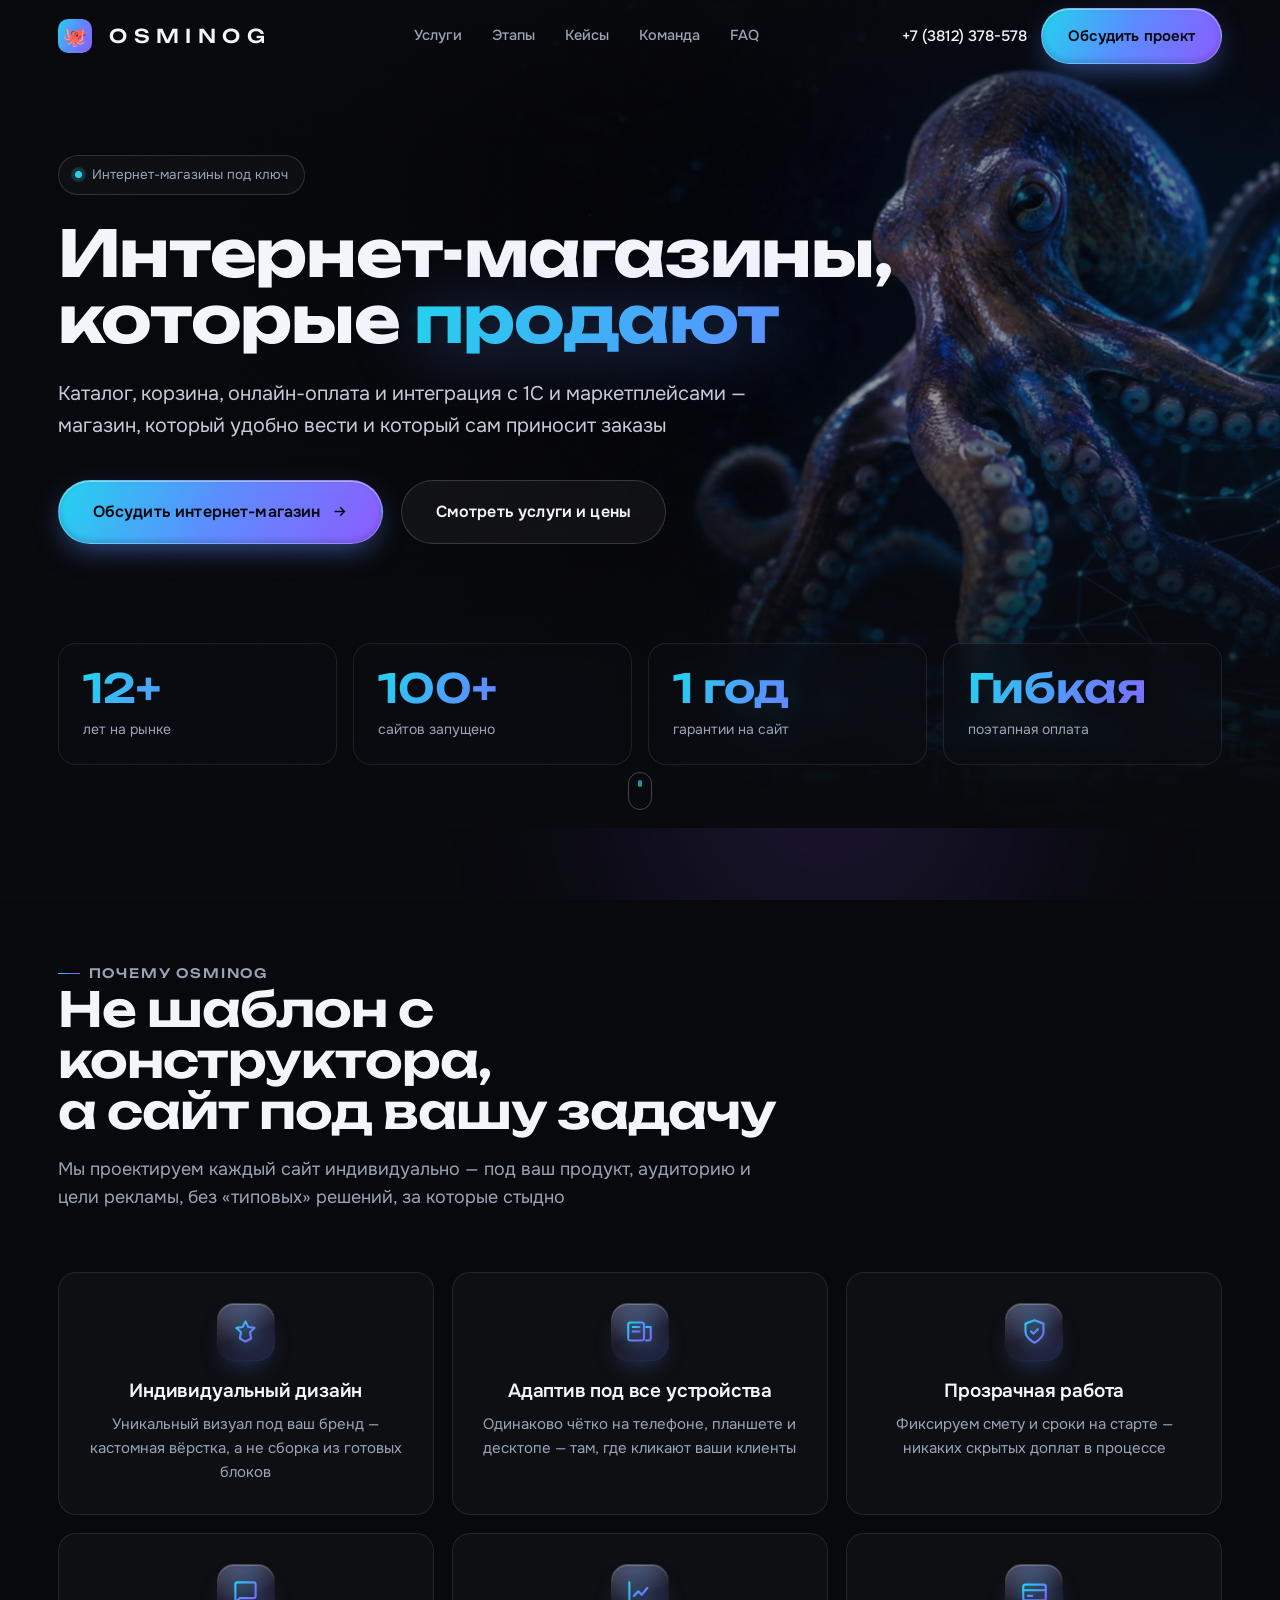
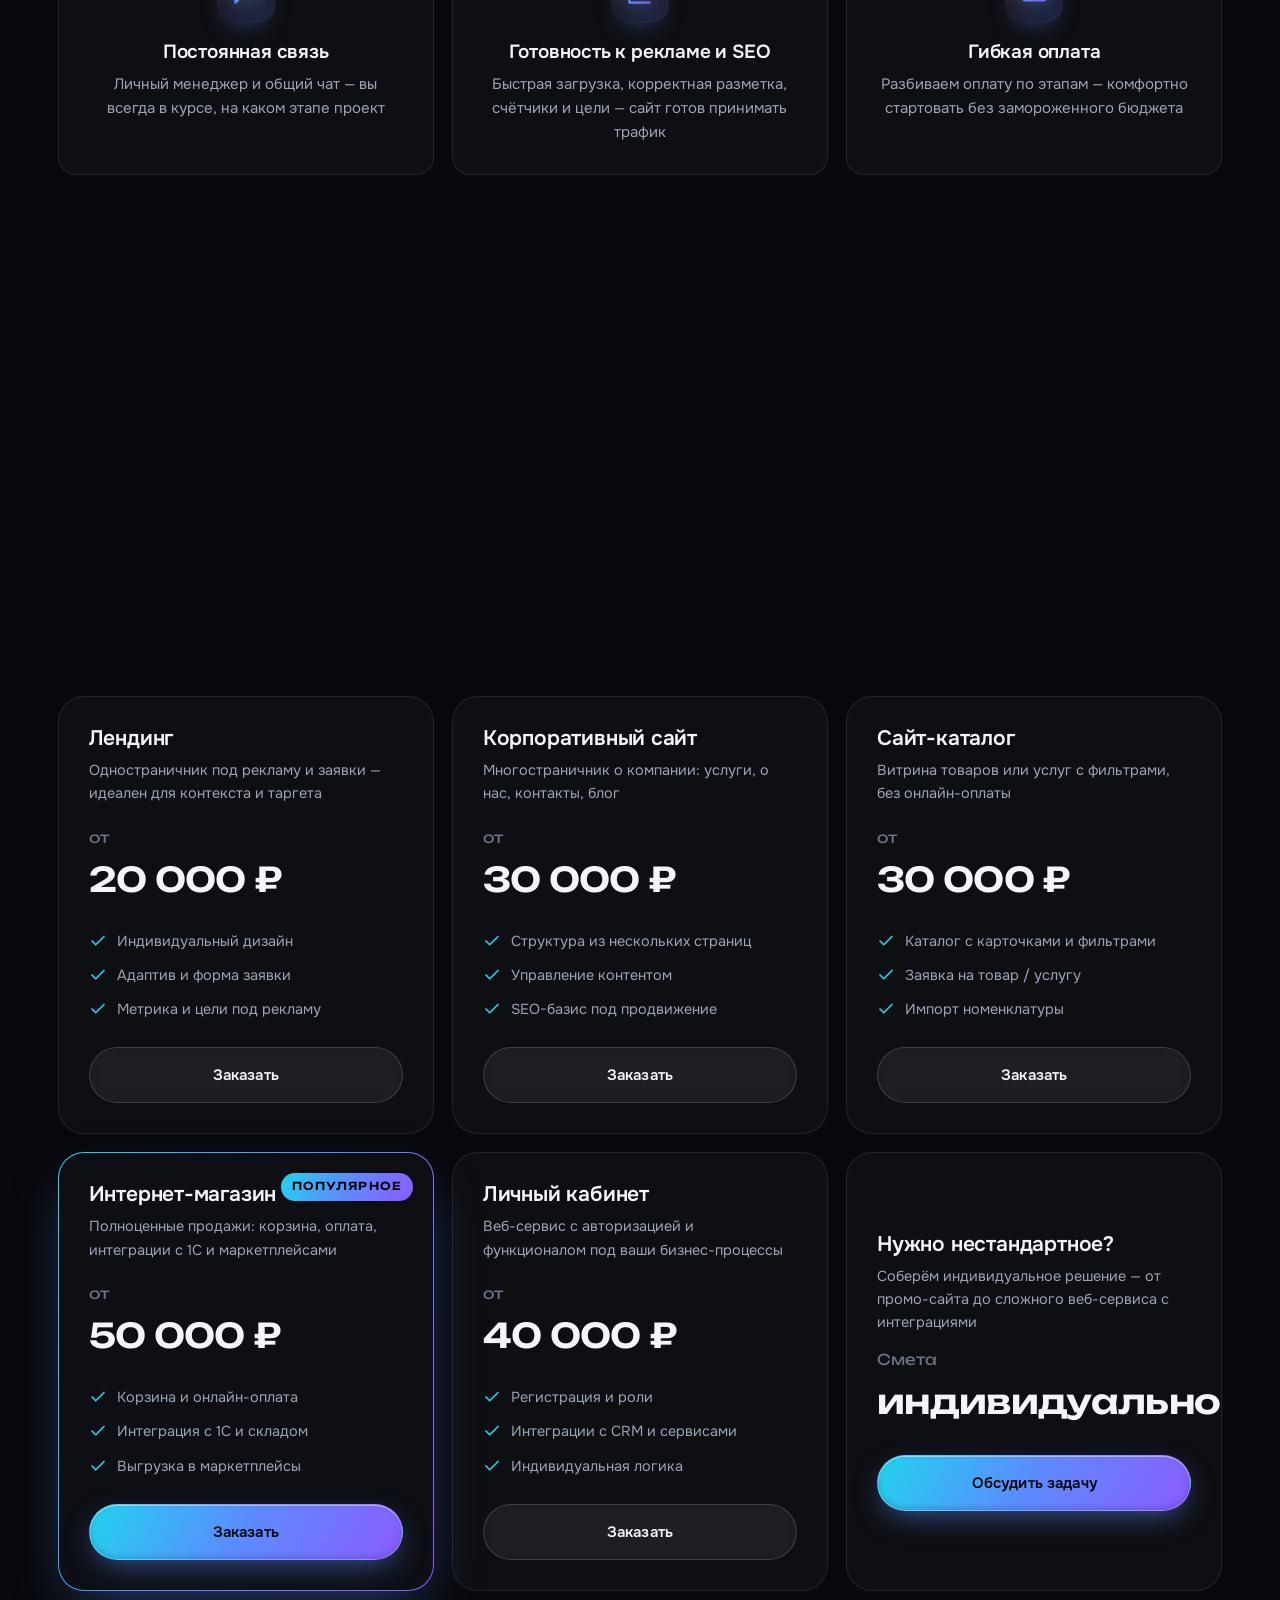
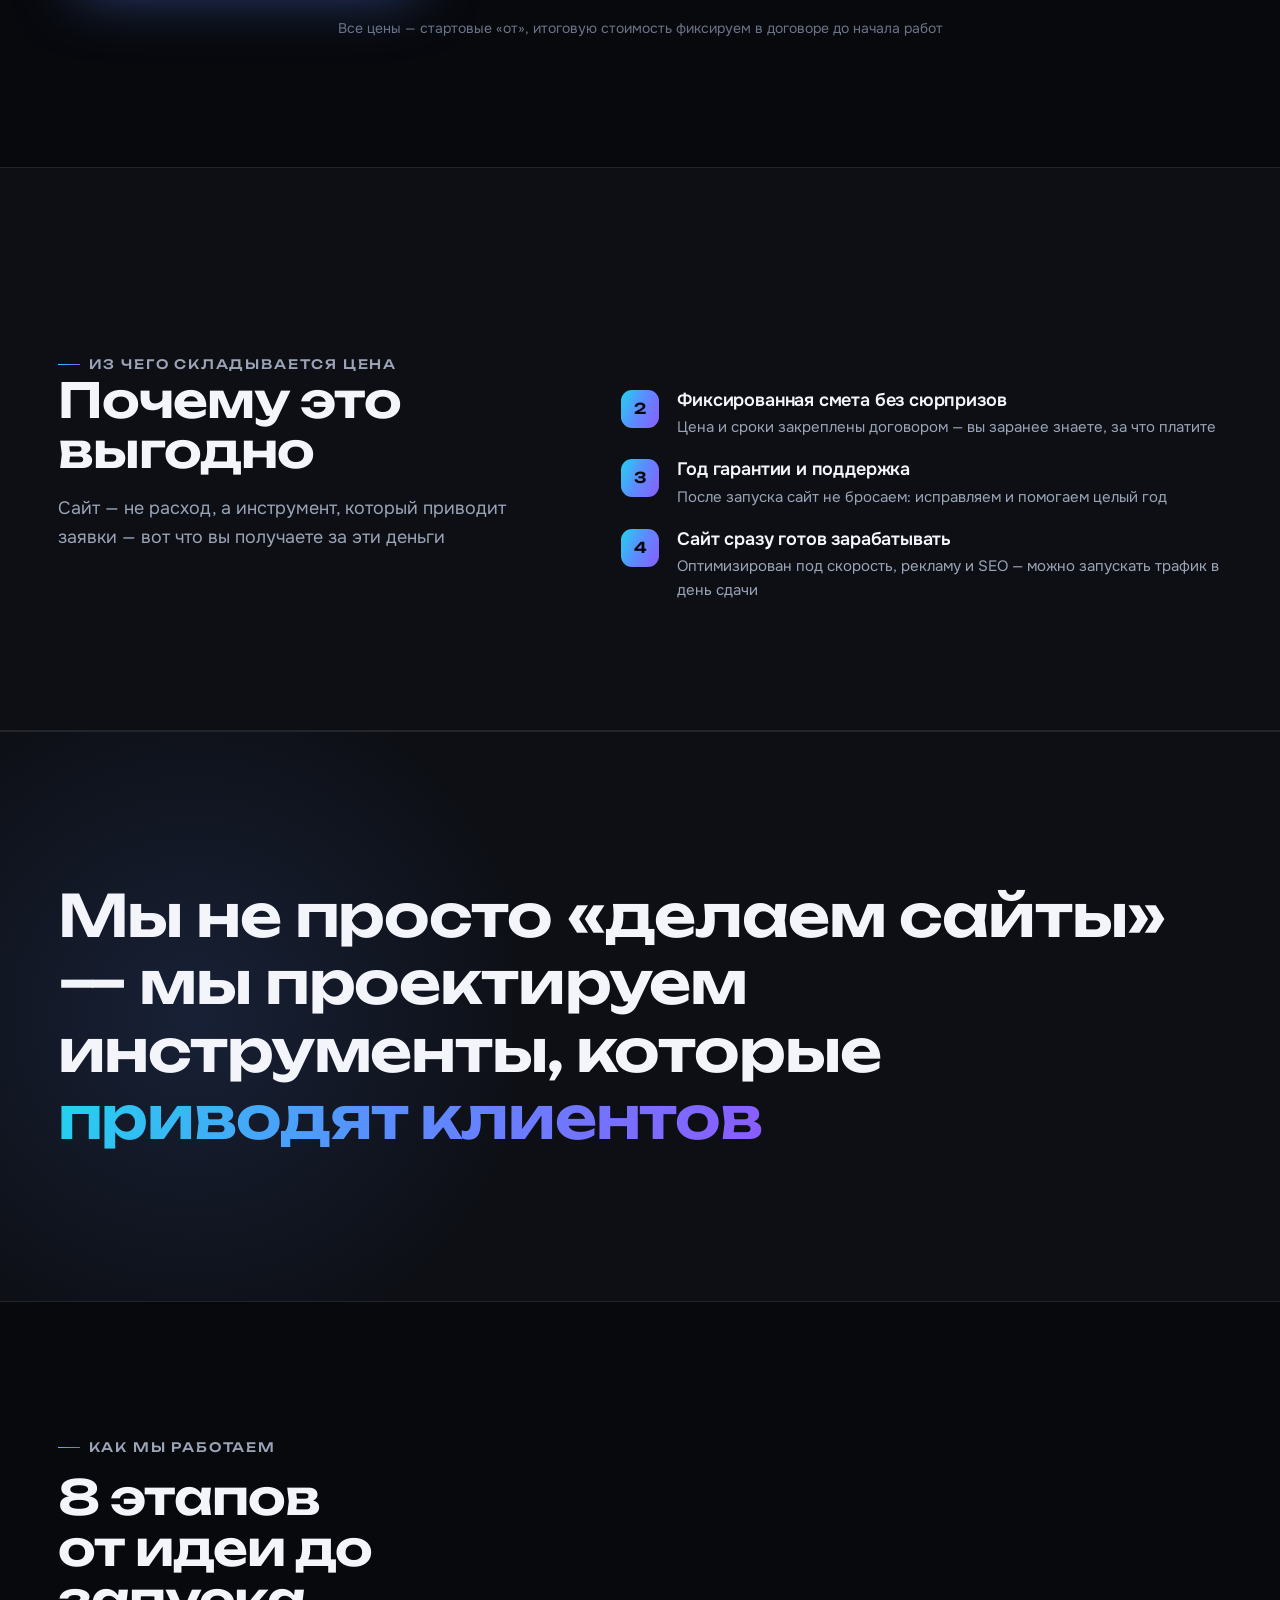
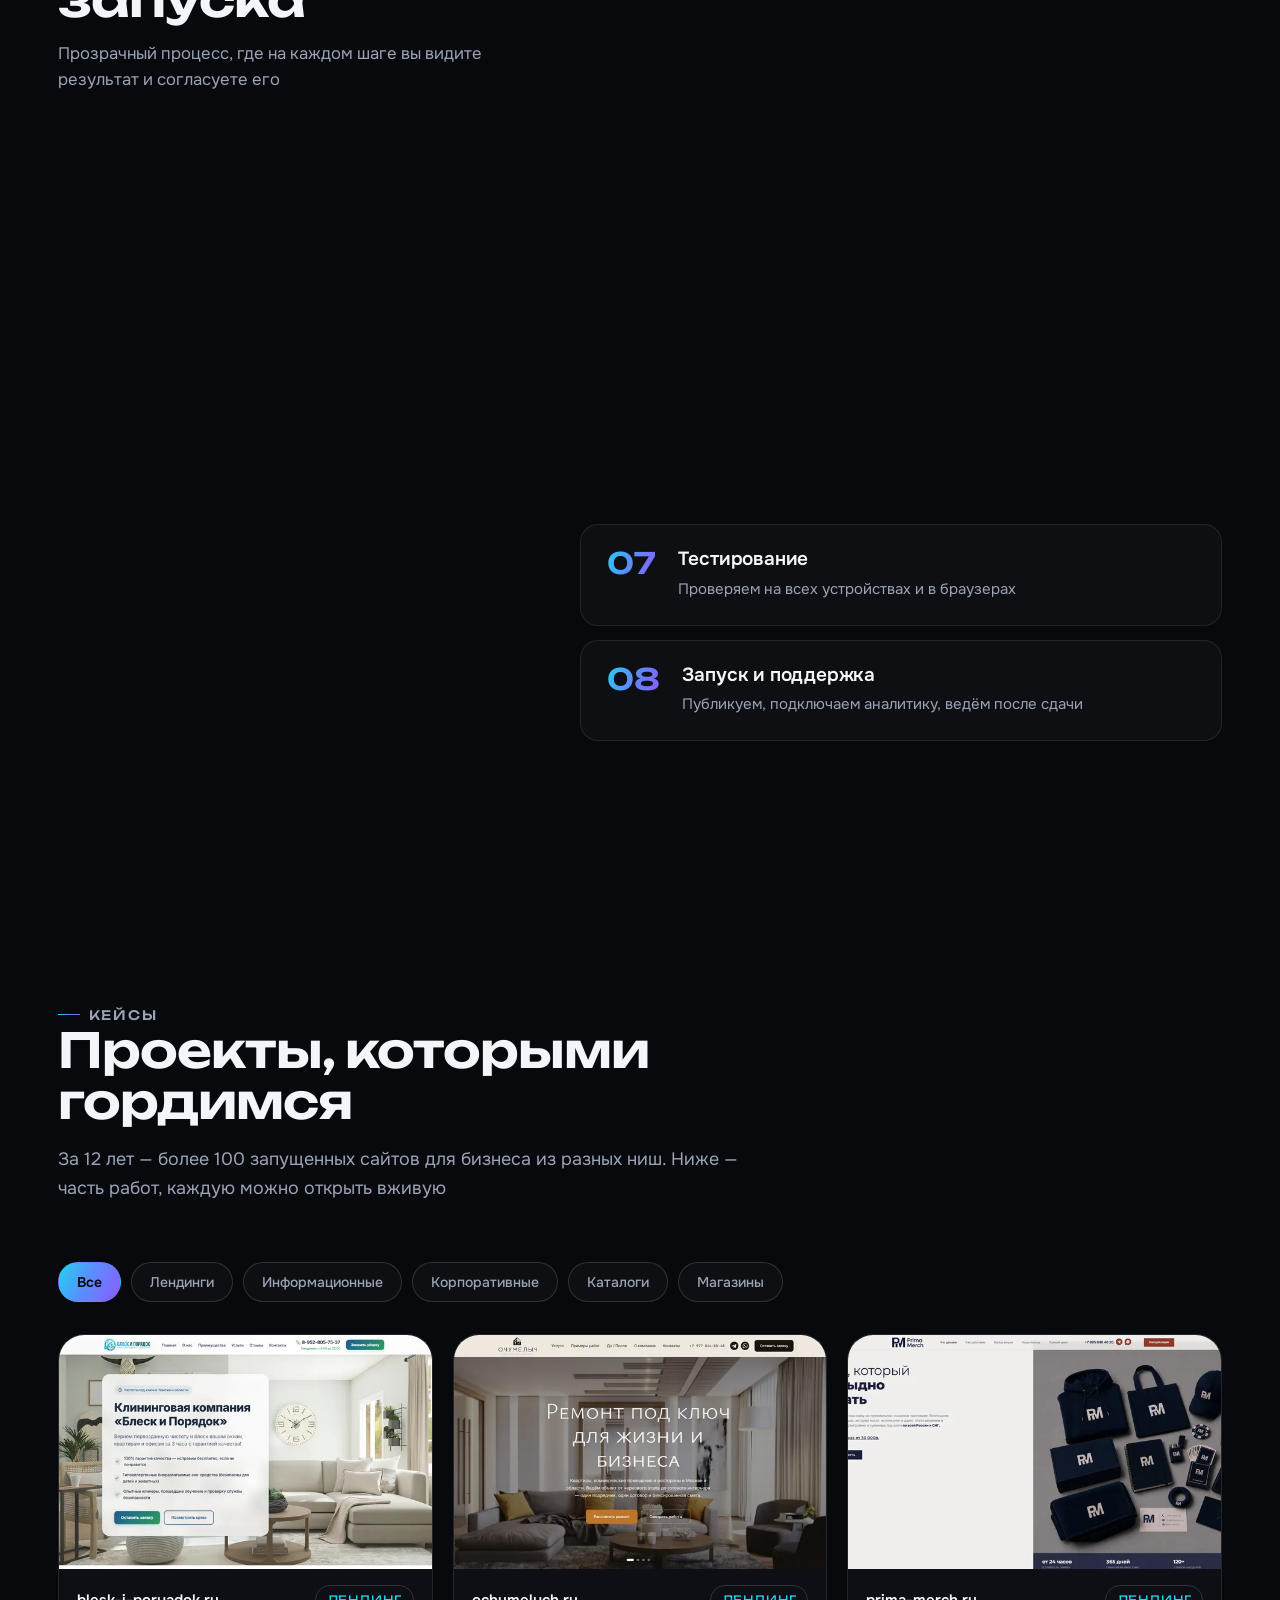
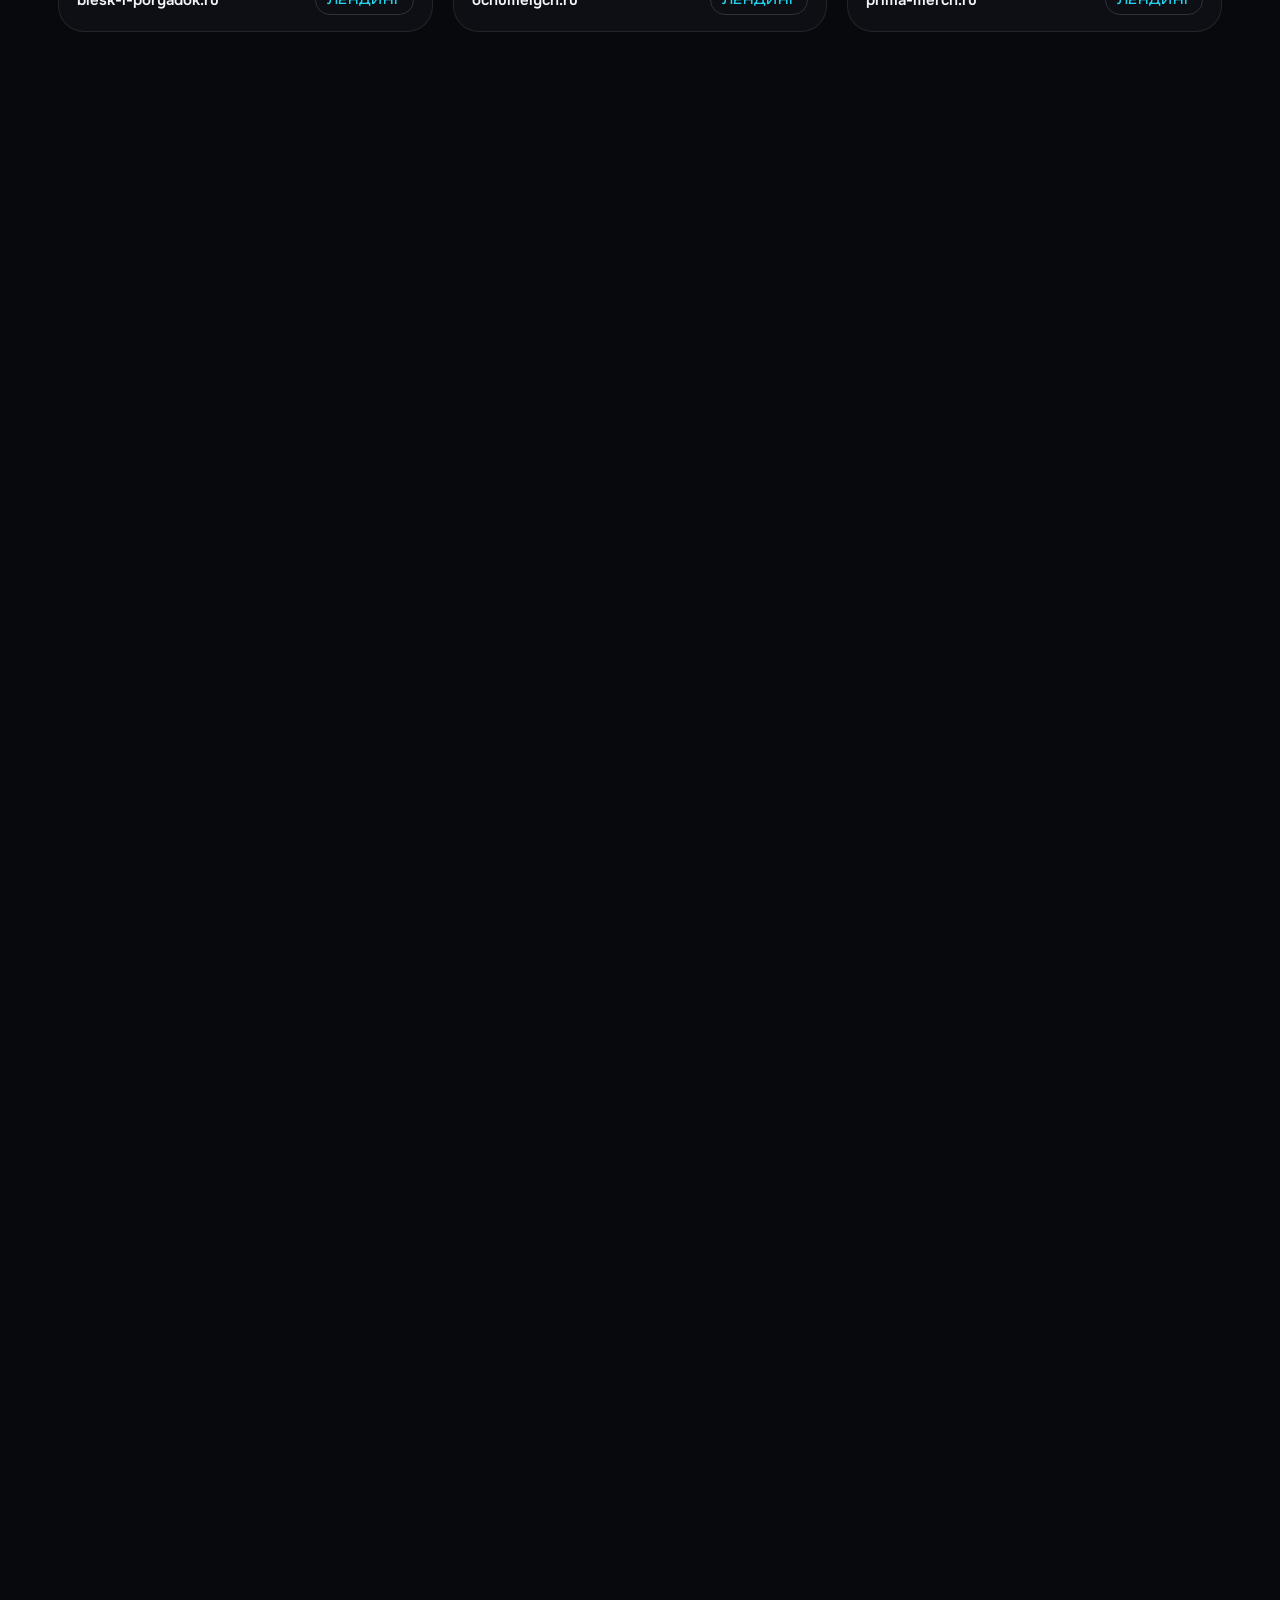
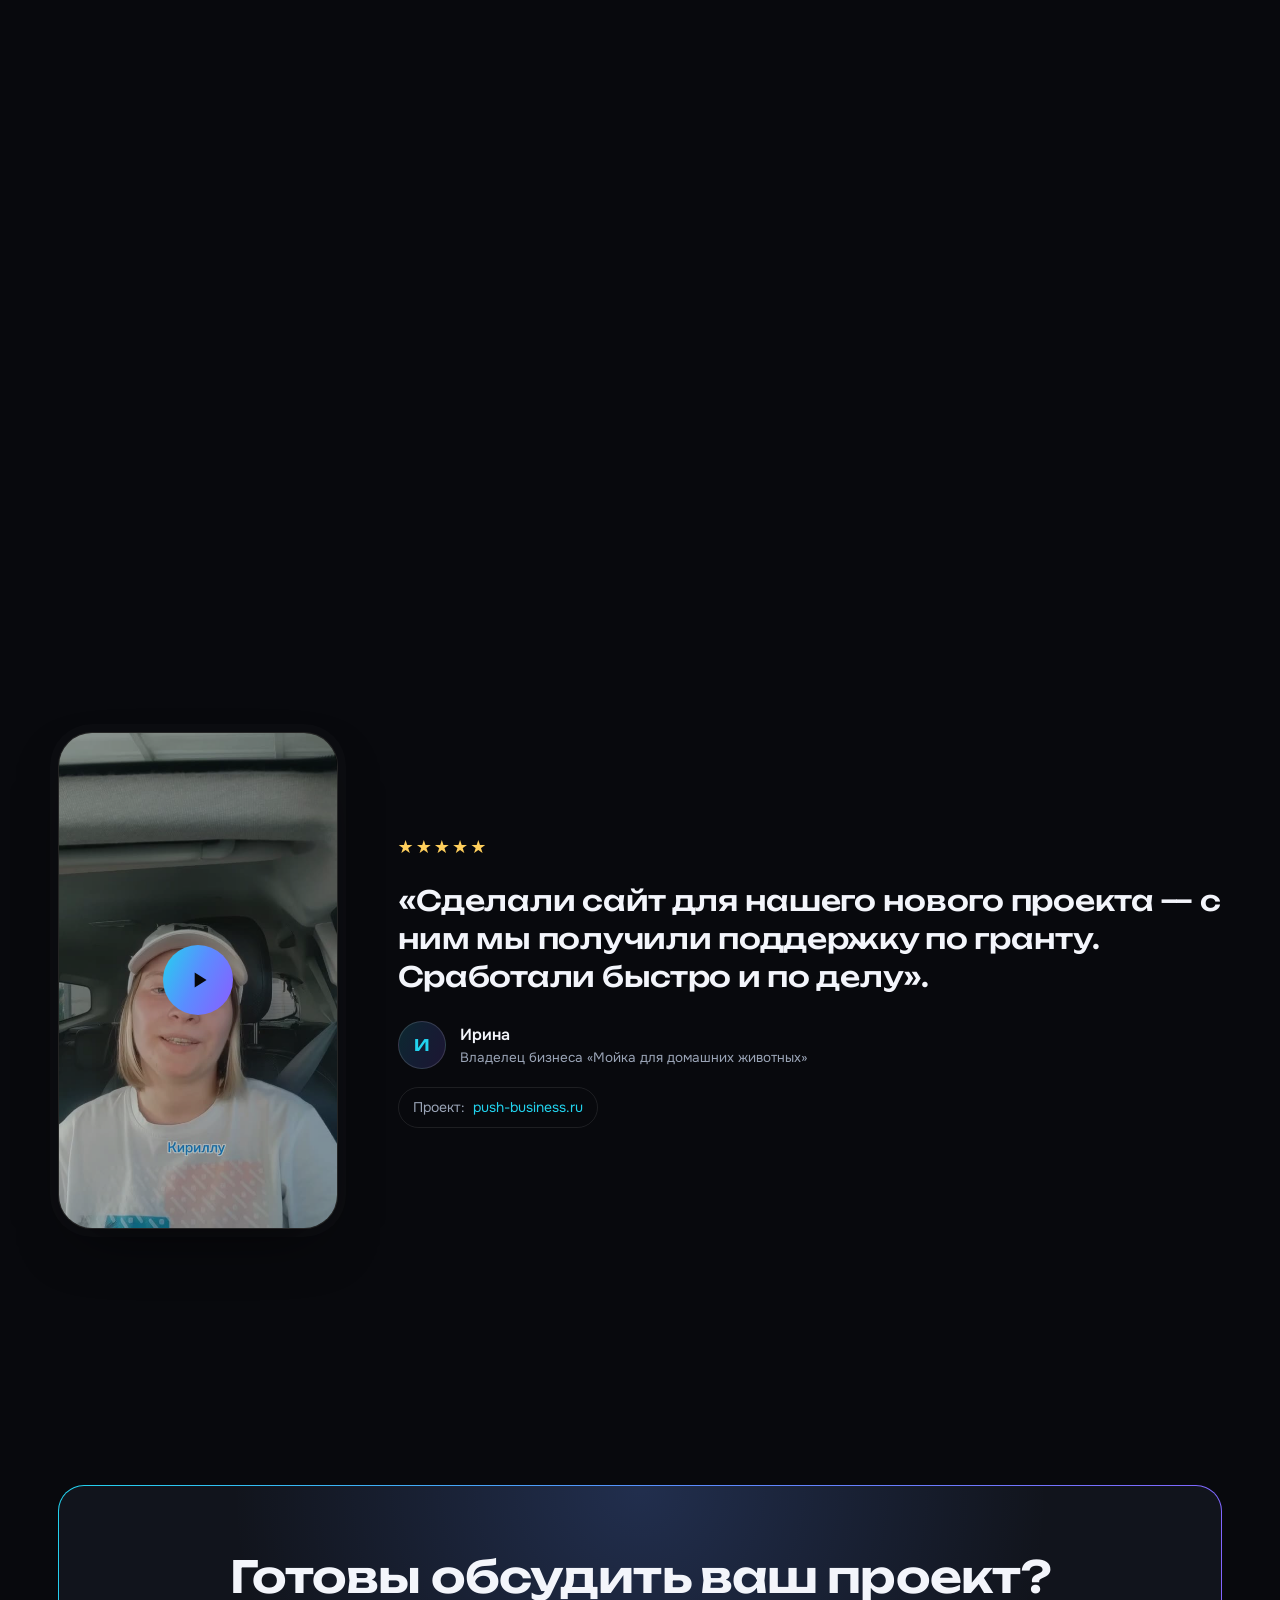
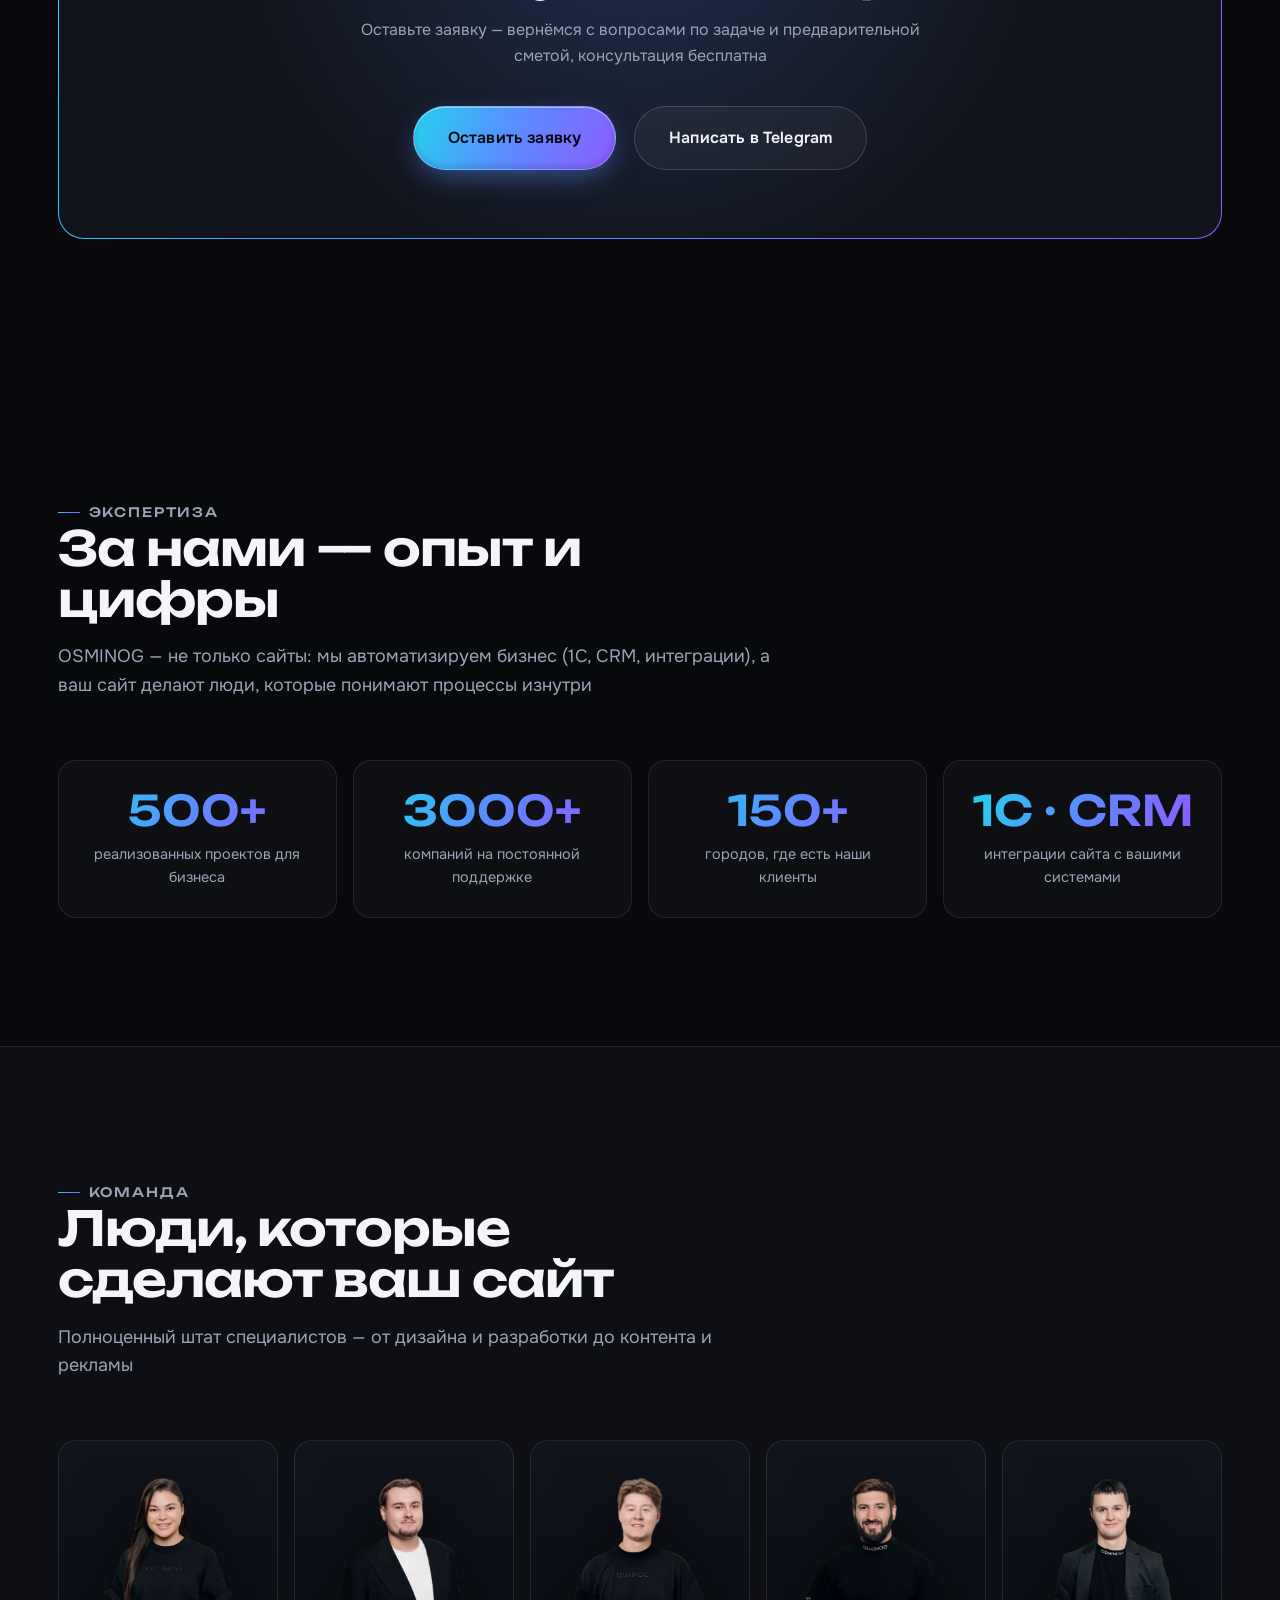
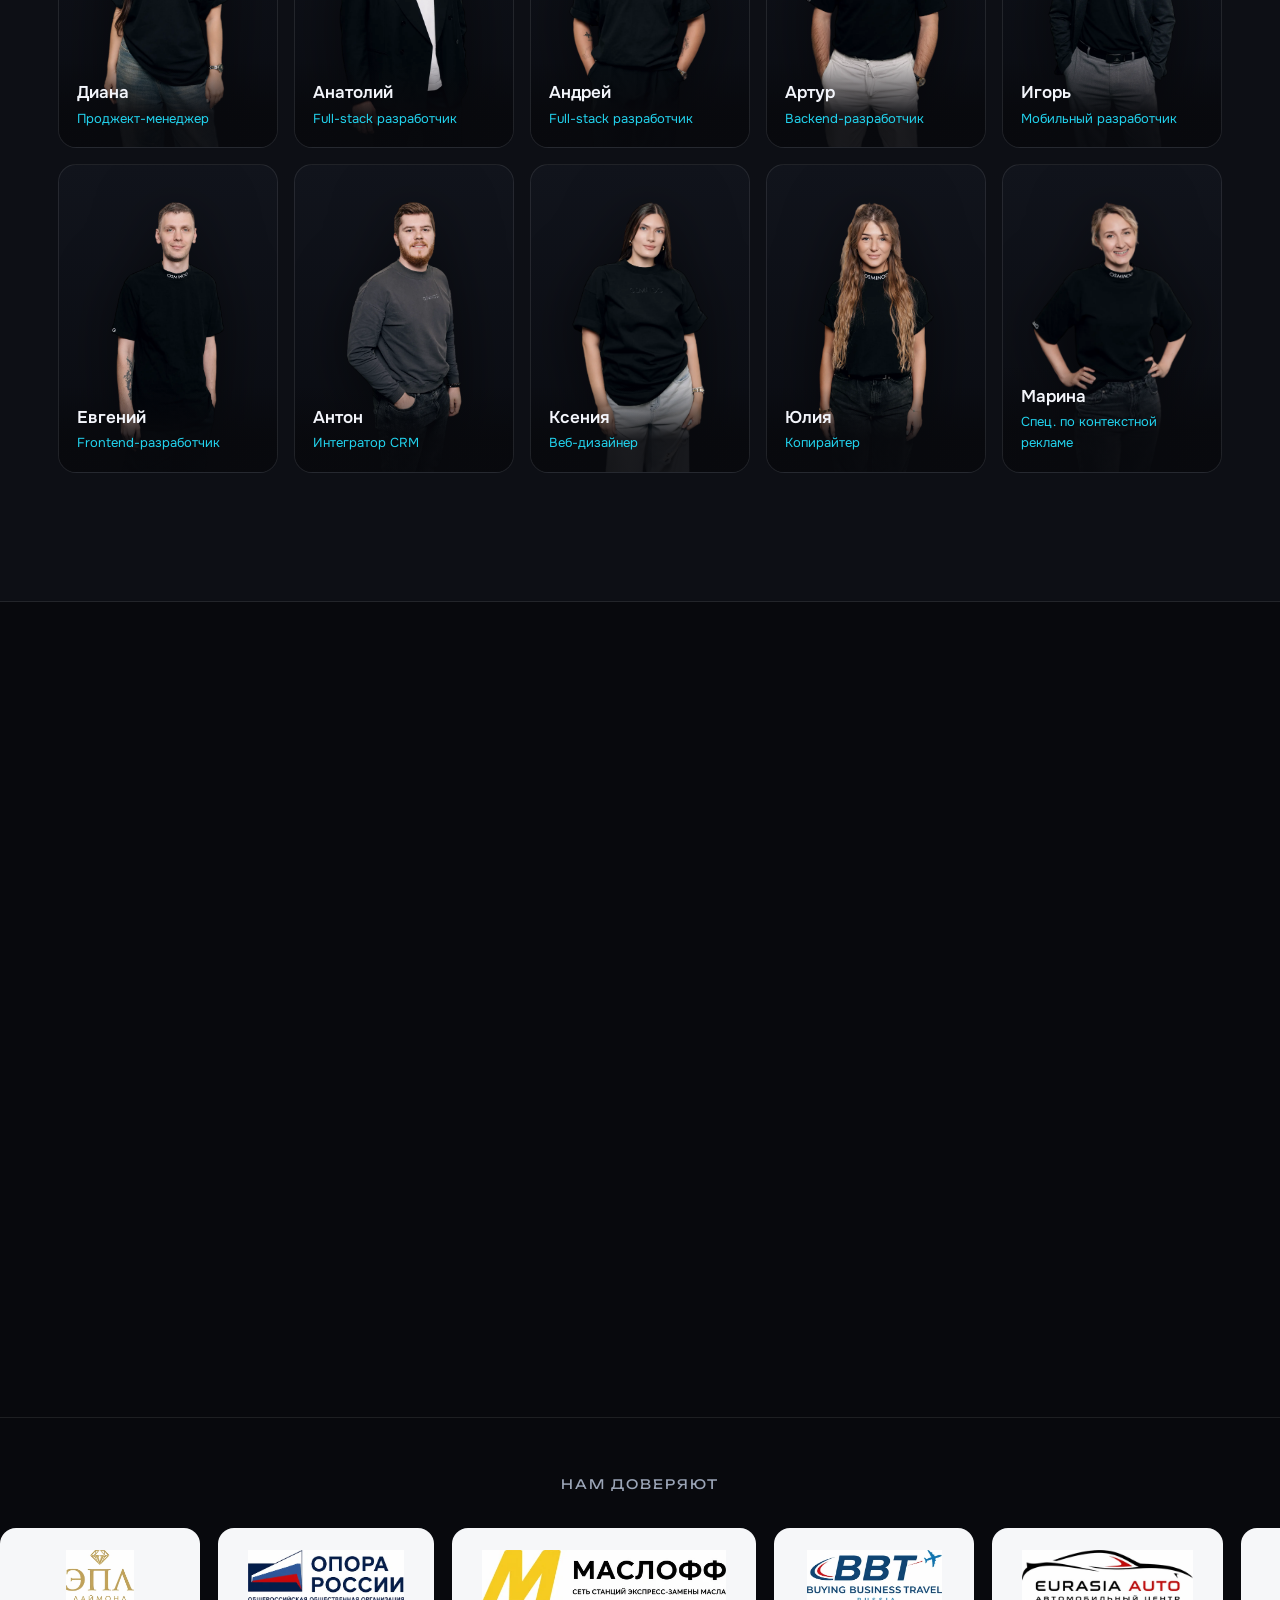
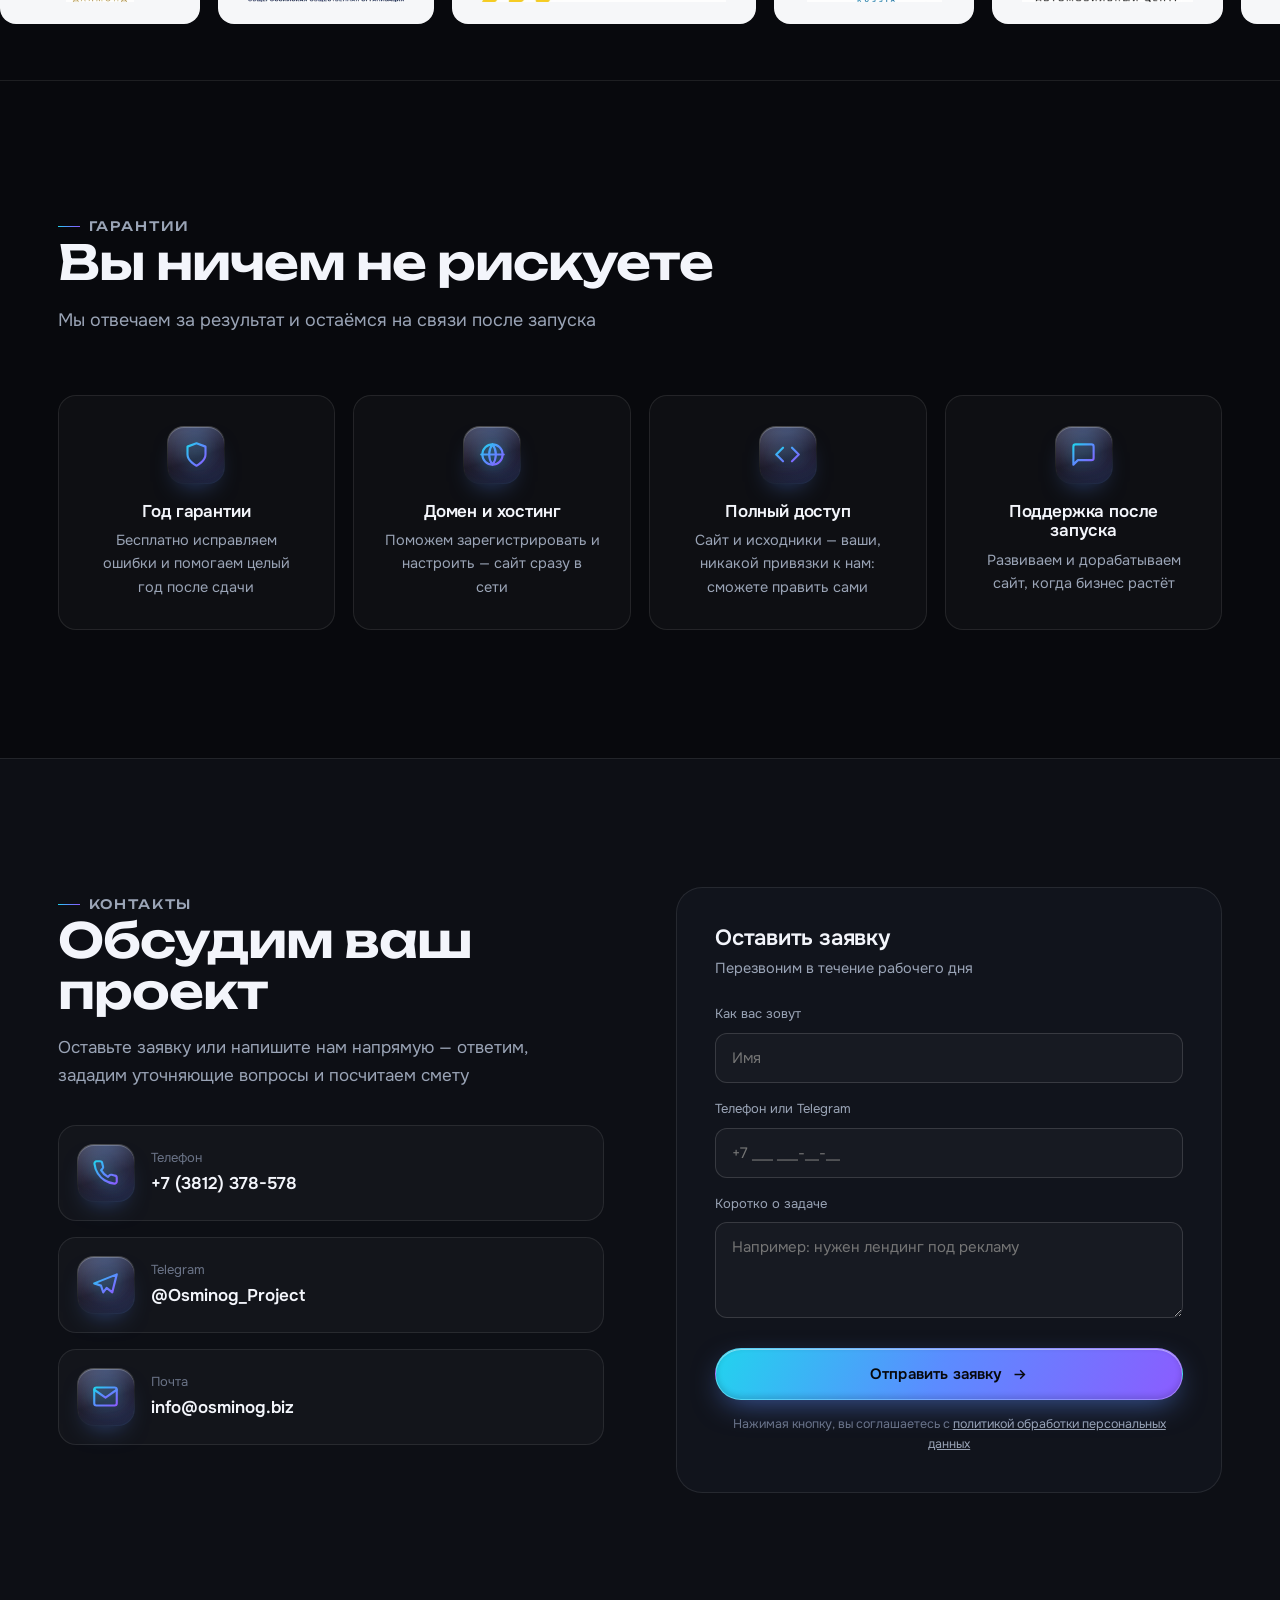
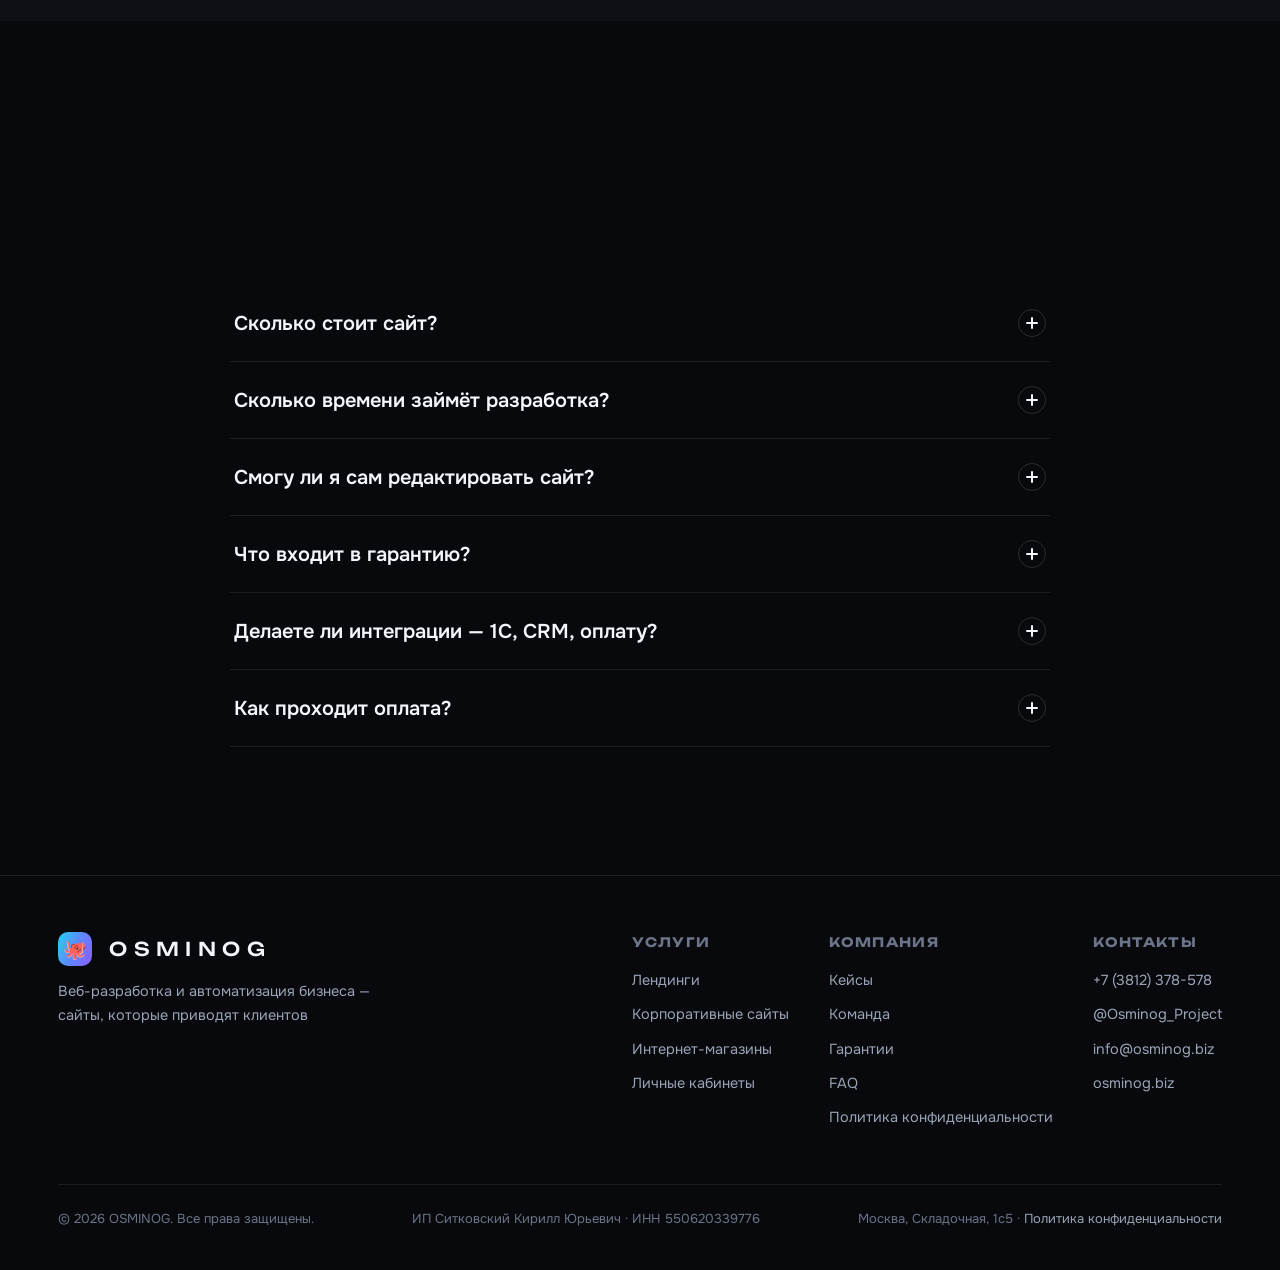
<file: magaziny/index.html>
<!DOCTYPE html>
<html lang="ru">
<head>
<meta charset="UTF-8">
<meta name="viewport" content="width=device-width, initial-scale=1.0">
<title>Разработка интернет-магазинов под ключ | OSMINOG</title>
<meta name="description" content="Создаём интернет-магазины, которые продают: каталог, корзина, онлайн-оплата, интеграция с 1С и маркетплейсами. 12+ лет, год гарантии, поэтапная оплата.">
<meta name="theme-color" content="#08090d">
<meta property="og:type" content="website">
<meta property="og:title" content="Разработка интернет-магазинов под ключ | OSMINOG">
<meta property="og:description" content="Создаём интернет-магазины, которые продают: каталог, корзина, онлайн-оплата, интеграция с 1С и маркетплейсами. 12+ лет, год гарантии, поэтапная оплата.">
<meta property="og:locale" content="ru_RU">
<link rel="preconnect" href="https://fonts.googleapis.com">
<link rel="preconnect" href="https://fonts.gstatic.com" crossorigin>
<link href="https://fonts.googleapis.com/css2?family=Unbounded:wght@500;600;700&family=Onest:wght@400;500;600;700&display=swap" rel="stylesheet">
<link rel="stylesheet" href="../assets/css/style.css?v=19">
<link rel="icon" href="data:image/svg+xml,%3Csvg xmlns='http://www.w3.org/2000/svg' viewBox='0 0 32 32'%3E%3Crect width='32' height='32' rx='9' fill='%235b8cff'/%3E%3Ctext x='16' y='23' font-family='Arial' font-size='19' font-weight='700' fill='%23070810' text-anchor='middle'%3EO%3C/text%3E%3C/svg%3E">
</head>
<body data-niche="" data-featured="magazin">

<div class="bg-fx" aria-hidden="true">
  <div class="glow g1"></div><div class="glow g2"></div><div class="glow g3"></div>
</div>
<svg width="0" height="0" style="position:absolute" aria-hidden="true"><defs>
  <linearGradient id="ig" x1="0" y1="0" x2="1" y2="1">
    <stop offset="0" stop-color="#22d3ee"/><stop offset="0.5" stop-color="#5b8cff"/><stop offset="1" stop-color="#8b5cff"/>
  </linearGradient>
</defs></svg>
<div class="grain" aria-hidden="true"></div>

<!-- ===================== HEADER ===================== -->
<header class="header">
  <div class="container nav">
    <a href="#top" class="brand" aria-label="OSMINOG">
      <span class="mark">🐙</span>
      <span class="word">OSMINOG</span>
    </a>
    <nav class="nav-links">
      <a href="#services">Услуги</a>
      <a href="#process">Этапы</a>
      <a href="#cases">Кейсы</a>
      <a href="#team">Команда</a>
      <a href="#faq">FAQ</a>
    </nav>
    <div class="nav-cta">
      <a href="tel:+73812378578" class="nav-phone">+7 (3812) 378-578</a>
      <a href="#contact" class="btn btn-primary">Обсудить проект</a>
      <button class="burger" aria-label="Меню"><span></span><span></span><span></span></button>
    </div>
  </div>
</header>
<div class="mobile-menu">
  <a href="#services">Услуги</a>
  <a href="#process">Этапы</a>
  <a href="#cases">Кейсы</a>
  <a href="#team">Команда</a>
  <a href="#faq">FAQ</a>
  <a href="#contact" class="btn btn-primary">Обсудить проект</a>
</div>

<main id="top">

<!-- ===================== HERO ===================== -->
<section class="hero">
  <div class="hero-media" aria-hidden="true">
    <picture>
      <source media="(max-width:900px)" srcset="../assets/video/hero-octopus-mobile.webp?v=19">
      <img class="hero-poster" src="../assets/video/hero-octopus-poster.jpg?v=19" alt="">
    </picture>
    <video class="hero-video" poster="../assets/video/hero-octopus-poster.jpg?v=19" muted loop playsinline preload="none">
      <source src="../assets/video/hero-octopus.mp4?v=19" type="video/mp4">
    </video>
    <div class="hero-scrim"></div>
  </div>
  <div class="container hero-content">
    <div class="hero-copy">
      <div class="hero-badge"><span class="dot"></span>Интернет-магазины под ключ</div>
      <h1 class="hero-h1">Интернет-магазины, которые <span class="grad-text">продают</span></h1>
      <p class="lead">Каталог, корзина, онлайн-оплата и интеграция с 1С и маркетплейсами<span class="lead-more"> — магазин, который удобно вести и который сам приносит заказы</span></p>
      <div class="hero-actions">
        <a href="#contact" class="btn btn-primary btn-lg">Обсудить интернет-магазин
          <svg viewBox="0 0 24 24" fill="none" stroke="currentColor" stroke-width="2"><path d="M5 12h14M13 6l6 6-6 6"/></svg>
        </a>
        <a href="#services" class="btn btn-ghost btn-lg">Смотреть услуги и цены</a>
      </div>
    </div>
    <div class="hero-stats">
      <div class="stat reveal d1"><div class="num">12+</div><div class="lbl">лет на рынке</div></div>
      <div class="stat reveal d2"><div class="num">100+</div><div class="lbl">сайтов запущено</div></div>
      <div class="stat reveal d3"><div class="num">1 год</div><div class="lbl">гарантии на сайт</div></div>
      <div class="stat reveal d4"><div class="num">Гибкая</div><div class="lbl">поэтапная оплата</div></div>
    </div>
  </div>
  <a class="scroll-cue" href="#benefits" aria-label="Листать вниз">
    <span class="sc-mouse"><span class="sc-dot"></span></span>
  </a>
</section>

<!-- ===================== BENEFITS ===================== -->
<section class="section" id="benefits">
  <div class="container">
    <div class="section-head reveal">
      <span class="eyebrow">Почему OSMINOG</span>
      <h2>Не шаблон с конструктора,<br>а сайт под вашу задачу</h2>
      <p>Мы проектируем каждый сайт индивидуально — под ваш продукт, аудиторию и цели рекламы, без «типовых» решений, за которые стыдно</p>
    </div>
    <div class="benefits-grid">
      <div class="bcard reveal d1">
        <div class="ic"><svg viewBox="0 0 24 24" fill="none" stroke-width="2" stroke-linecap="round" stroke-linejoin="round"><path d="M12 3l2.5 5 5.5.8-4 3.9 1 5.5L12 21l-5 -2.8 1-5.5-4-3.9 5.5-.8z"/></svg></div>
        <h3>Индивидуальный дизайн</h3>
        <p>Уникальный визуал под ваш бренд — кастомная вёрстка, а не сборка из готовых блоков</p>
      </div>
      <div class="bcard reveal d2">
        <div class="ic"><svg viewBox="0 0 24 24" fill="none" stroke-width="2" stroke-linecap="round" stroke-linejoin="round"><rect x="2" y="4" width="14" height="16" rx="2"/><path d="M18 8h4v10a2 2 0 0 1-2 2h-2"/><path d="M6 8h6M6 12h6"/></svg></div>
        <h3>Адаптив под все устройства</h3>
        <p>Одинаково чётко на телефоне, планшете и десктопе — там, где кликают ваши клиенты</p>
      </div>
      <div class="bcard reveal d3">
        <div class="ic"><svg viewBox="0 0 24 24" fill="none" stroke-width="2" stroke-linecap="round" stroke-linejoin="round"><path d="M12 22s8-4 8-10V5l-8-3-8 3v7c0 6 8 10 8 10z"/><path d="M9 12l2 2 4-4"/></svg></div>
        <h3>Прозрачная работа</h3>
        <p>Фиксируем смету и сроки на старте — никаких скрытых доплат в процессе</p>
      </div>
      <div class="bcard reveal d1">
        <div class="ic"><svg viewBox="0 0 24 24" fill="none" stroke-width="2" stroke-linecap="round" stroke-linejoin="round"><path d="M21 15a2 2 0 0 1-2 2H7l-4 4V5a2 2 0 0 1 2-2h14a2 2 0 0 1 2 2z"/></svg></div>
        <h3>Постоянная связь</h3>
        <p>Личный менеджер и общий чат — вы всегда в курсе, на каком этапе проект</p>
      </div>
      <div class="bcard reveal d2">
        <div class="ic"><svg viewBox="0 0 24 24" fill="none" stroke-width="2" stroke-linecap="round" stroke-linejoin="round"><path d="M3 3v18h18"/><path d="M7 15l4-4 3 3 5-6"/></svg></div>
        <h3>Готовность к рекламе и SEO</h3>
        <p>Быстрая загрузка, корректная разметка, счётчики и цели — сайт готов принимать трафик</p>
      </div>
      <div class="bcard reveal d3">
        <div class="ic"><svg viewBox="0 0 24 24" fill="none" stroke-width="2" stroke-linecap="round" stroke-linejoin="round"><rect x="2" y="5" width="20" height="14" rx="2"/><path d="M2 10h20M6 15h4"/></svg></div>
        <h3>Гибкая оплата</h3>
        <p>Разбиваем оплату по этапам — комфортно стартовать без замороженного бюджета</p>
      </div>
    </div>
  </div>
</section>

<!-- ===================== SERVICES / PRICING ===================== -->
<section class="section" id="services">
  <div class="container">
    <div class="section-head reveal">
      <span class="eyebrow">Услуги и цены</span>
      <h2>Сайт под любую задачу бизнеса</h2>
      <p>Стоимость зависит от объёма и функций — ниже стартовые цены, точную смету считаем после короткого брифа</p>
    </div>
    <div class="pricing-grid">
      <div class="pcard reveal d1" data-price="landing">
        <h3>Лендинг</h3>
        <p class="desc">Одностраничник под рекламу и заявки — идеален для контекста и таргета</p>
        <div class="price">от<b>20 000 ₽</b></div>
        <ul>
          <li><svg viewBox="0 0 24 24" fill="none" stroke-width="2.2" stroke-linecap="round" stroke-linejoin="round"><path d="M20 6L9 17l-5-5"/></svg>Индивидуальный дизайн</li>
          <li><svg viewBox="0 0 24 24" fill="none" stroke-width="2.2" stroke-linecap="round" stroke-linejoin="round"><path d="M20 6L9 17l-5-5"/></svg>Адаптив и форма заявки</li>
          <li><svg viewBox="0 0 24 24" fill="none" stroke-width="2.2" stroke-linecap="round" stroke-linejoin="round"><path d="M20 6L9 17l-5-5"/></svg>Метрика и цели под рекламу</li>
        </ul>
        <a href="#contact" class="btn btn-ghost">Заказать</a>
      </div>
      <div class="pcard reveal d2" data-price="korp">
        <h3>Корпоративный сайт</h3>
        <p class="desc">Многостраничник о компании: услуги, о нас, контакты, блог</p>
        <div class="price">от<b>30 000 ₽</b></div>
        <ul>
          <li><svg viewBox="0 0 24 24" fill="none" stroke-width="2.2" stroke-linecap="round" stroke-linejoin="round"><path d="M20 6L9 17l-5-5"/></svg>Структура из нескольких страниц</li>
          <li><svg viewBox="0 0 24 24" fill="none" stroke-width="2.2" stroke-linecap="round" stroke-linejoin="round"><path d="M20 6L9 17l-5-5"/></svg>Управление контентом</li>
          <li><svg viewBox="0 0 24 24" fill="none" stroke-width="2.2" stroke-linecap="round" stroke-linejoin="round"><path d="M20 6L9 17l-5-5"/></svg>SEO-базис под продвижение</li>
        </ul>
        <a href="#contact" class="btn btn-ghost">Заказать</a>
      </div>
      <div class="pcard reveal d3" data-price="catalog">
        <h3>Сайт-каталог</h3>
        <p class="desc">Витрина товаров или услуг с фильтрами, без онлайн-оплаты</p>
        <div class="price">от<b>30 000 ₽</b></div>
        <ul>
          <li><svg viewBox="0 0 24 24" fill="none" stroke-width="2.2" stroke-linecap="round" stroke-linejoin="round"><path d="M20 6L9 17l-5-5"/></svg>Каталог с карточками и фильтрами</li>
          <li><svg viewBox="0 0 24 24" fill="none" stroke-width="2.2" stroke-linecap="round" stroke-linejoin="round"><path d="M20 6L9 17l-5-5"/></svg>Заявка на товар / услугу</li>
          <li><svg viewBox="0 0 24 24" fill="none" stroke-width="2.2" stroke-linecap="round" stroke-linejoin="round"><path d="M20 6L9 17l-5-5"/></svg>Импорт номенклатуры</li>
        </ul>
        <a href="#contact" class="btn btn-ghost">Заказать</a>
      </div>
      <div class="pcard reveal d1" data-price="magazin">
        <h3>Интернет-магазин</h3>
        <p class="desc">Полноценные продажи: корзина, оплата, интеграции с 1С и маркетплейсами</p>
        <div class="price">от<b>50 000 ₽</b></div>
        <ul>
          <li><svg viewBox="0 0 24 24" fill="none" stroke-width="2.2" stroke-linecap="round" stroke-linejoin="round"><path d="M20 6L9 17l-5-5"/></svg>Корзина и онлайн-оплата</li>
          <li><svg viewBox="0 0 24 24" fill="none" stroke-width="2.2" stroke-linecap="round" stroke-linejoin="round"><path d="M20 6L9 17l-5-5"/></svg>Интеграция с 1С и складом</li>
          <li><svg viewBox="0 0 24 24" fill="none" stroke-width="2.2" stroke-linecap="round" stroke-linejoin="round"><path d="M20 6L9 17l-5-5"/></svg>Выгрузка в маркетплейсы</li>
        </ul>
        <a href="#contact" class="btn btn-ghost">Заказать</a>
      </div>
      <div class="pcard reveal d2" data-price="lk">
        <h3>Личный кабинет</h3>
        <p class="desc">Веб-сервис с авторизацией и функционалом под ваши бизнес-процессы</p>
        <div class="price">от<b>40 000 ₽</b></div>
        <ul>
          <li><svg viewBox="0 0 24 24" fill="none" stroke-width="2.2" stroke-linecap="round" stroke-linejoin="round"><path d="M20 6L9 17l-5-5"/></svg>Регистрация и роли</li>
          <li><svg viewBox="0 0 24 24" fill="none" stroke-width="2.2" stroke-linecap="round" stroke-linejoin="round"><path d="M20 6L9 17l-5-5"/></svg>Интеграции с CRM и сервисами</li>
          <li><svg viewBox="0 0 24 24" fill="none" stroke-width="2.2" stroke-linecap="round" stroke-linejoin="round"><path d="M20 6L9 17l-5-5"/></svg>Индивидуальная логика</li>
        </ul>
        <a href="#contact" class="btn btn-ghost">Заказать</a>
      </div>
      <div class="pcard reveal d3" data-price="custom" style="justify-content:center;align-items:flex-start">
        <h3>Нужно нестандартное?</h3>
        <p class="desc">Соберём индивидуальное решение — от промо-сайта до сложного веб-сервиса с интеграциями</p>
        <div class="price" style="margin-top:14px">Смета<b>индивидуально</b></div>
        <a href="#contact" class="btn btn-primary" style="margin-top:22px">Обсудить задачу</a>
      </div>
    </div>
    <p class="pricing-note">Все цены — стартовые «от», итоговую стоимость фиксируем в договоре до начала работ</p>
  </div>
</section>

<!-- ===================== VALUE / аргументация цены ===================== -->
<section class="section value">
  <div class="container value-wrap">
    <div class="section-head reveal" style="margin-bottom:0">
      <span class="eyebrow">Из чего складывается цена</span>
      <h2>Почему это выгодно</h2>
      <p>Сайт — не расход, а инструмент, который приводит заявки — вот что вы получаете за эти деньги</p>
    </div>
    <div class="value-list">
      <div class="vitem reveal d1"><div class="n">1</div><div><h4>Работает целая команда, а не фрилансер-одиночка</h4><p>Дизайнер, разработчики, копирайтер, тестировщик и менеджер — над проектом трудится штат, а не один человек «по вечерам»</p></div></div>
      <div class="vitem reveal d2"><div class="n">2</div><div><h4>Фиксированная смета без сюрпризов</h4><p>Цена и сроки закреплены договором — вы заранее знаете, за что платите</p></div></div>
      <div class="vitem reveal d3"><div class="n">3</div><div><h4>Год гарантии и поддержка</h4><p>После запуска сайт не бросаем: исправляем и помогаем целый год</p></div></div>
      <div class="vitem reveal d4"><div class="n">4</div><div><h4>Сайт сразу готов зарабатывать</h4><p>Оптимизирован под скорость, рекламу и SEO — можно запускать трафик в день сдачи</p></div></div>
    </div>
  </div>
</section>

<!-- ===================== STATEMENT ===================== -->
<section class="statement">
  <div class="container">
    <p class="statement-line reveal">Мы не просто «делаем сайты» — мы проектируем инструменты, которые <span class="grad-text">приводят клиентов</span></p>
  </div>
</section>

<!-- ===================== PROCESS / этапы ===================== -->
<section class="section" id="process">
  <div class="container process-wrap">
    <div class="process-aside">
      <span class="eyebrow">Как мы работаем</span>
      <h2>8 этапов<br>от идеи до запуска</h2>
      <p>Прозрачный процесс, где на каждом шаге вы видите результат и согласуете его</p>
    </div>
    <div class="process-steps">
      <div class="pstep reveal"><span class="psn">01</span><div class="ptxt"><h4>Анализ и бриф</h4><p>Изучаем бизнес, цели и конкурентов, снимаем требования</p></div></div>
      <div class="pstep reveal"><span class="psn">02</span><div class="ptxt"><h4>Прототип</h4><p>Собираем структуру и логику страниц до дизайна</p></div></div>
      <div class="pstep reveal"><span class="psn">03</span><div class="ptxt"><h4>Дизайн-макет</h4><p>Рисуем индивидуальный визуал под ваш бренд</p></div></div>
      <div class="pstep reveal"><span class="psn">04</span><div class="ptxt"><h4>Согласование</h4><p>Показываем, вносим правки, утверждаем макет</p></div></div>
      <div class="pstep reveal"><span class="psn">05</span><div class="ptxt"><h4>Разработка</h4><p>Кастомная вёрстка и программирование функций</p></div></div>
      <div class="pstep reveal"><span class="psn">06</span><div class="ptxt"><h4>Наполнение</h4><p>Тексты, фото, товары — сайт наполняется контентом</p></div></div>
      <div class="pstep reveal"><span class="psn">07</span><div class="ptxt"><h4>Тестирование</h4><p>Проверяем на всех устройствах и в браузерах</p></div></div>
      <div class="pstep reveal"><span class="psn">08</span><div class="ptxt"><h4>Запуск и поддержка</h4><p>Публикуем, подключаем аналитику, ведём после сдачи</p></div></div>
    </div>
  </div>
</section>

<!-- ===================== CASES ===================== -->
<section class="section" id="cases">
  <div class="container">
    <div class="section-head reveal">
      <span class="eyebrow">Кейсы</span>
      <h2>Проекты, которыми гордимся</h2>
      <p>За 12 лет — более 100 запущенных сайтов для бизнеса из разных ниш. Ниже — часть работ, каждую можно открыть вживую</p>
    </div>
    <div class="case-filters reveal">
      <button class="cf active" data-filter="all">Все</button>
      <button class="cf" data-filter="landing">Лендинги</button>
      <button class="cf" data-filter="info">Информационные</button>
      <button class="cf" data-filter="corp">Корпоративные</button>
      <button class="cf" data-filter="catalog">Каталоги</button>
      <button class="cf" data-filter="shop">Магазины</button>
    </div>
    <div class="cases-grid">
      <a class="case-card reveal" data-cat="landing" href="https://blesk-i-poryadok.ru" target="_blank" rel="noopener"><div class="case-shot"><img src="../assets/cases/blesk-i-poryadok-ru.webp" loading="lazy" alt="Сайт blesk-i-poryadok.ru"></div><div class="case-meta"><span class="case-domain">blesk-i-poryadok.ru</span><span class="case-tag">Лендинг</span></div></a>
      <a class="case-card reveal" data-cat="landing" href="https://ochumelych.ru" target="_blank" rel="noopener"><div class="case-shot"><img src="../assets/cases/ochumelych-ru.webp" loading="lazy" alt="Сайт ochumelych.ru"></div><div class="case-meta"><span class="case-domain">ochumelych.ru</span><span class="case-tag">Лендинг</span></div></a>
      <a class="case-card reveal" data-cat="landing" href="https://prima-merch.ru" target="_blank" rel="noopener"><div class="case-shot"><img src="../assets/cases/prima-merch-ru.webp" loading="lazy" alt="Сайт prima-merch.ru"></div><div class="case-meta"><span class="case-domain">prima-merch.ru</span><span class="case-tag">Лендинг</span></div></a>
      <a class="case-card reveal" data-cat="landing" href="https://semservis.ru" target="_blank" rel="noopener"><div class="case-shot"><img src="../assets/cases/semservis-ru.webp" loading="lazy" alt="Сайт semservis.ru"></div><div class="case-meta"><span class="case-domain">semservis.ru</span><span class="case-tag">Лендинг</span></div></a>
      <a class="case-card reveal" data-cat="info" href="https://axmedovlk.ru" target="_blank" rel="noopener"><div class="case-shot"><img src="../assets/cases/axmedovlk-ru.webp" loading="lazy" alt="Сайт axmedovlk.ru"></div><div class="case-meta"><span class="case-domain">axmedovlk.ru</span><span class="case-tag">Информационный</span></div></a>
      <a class="case-card reveal" data-cat="info" href="https://opora.ru" target="_blank" rel="noopener"><div class="case-shot"><img src="../assets/cases/opora-ru.webp" loading="lazy" alt="Сайт opora.ru"></div><div class="case-meta"><span class="case-domain">opora.ru</span><span class="case-tag">Информационный</span></div></a>
      <a class="case-card reveal" data-cat="info" href="https://buyingbusinesstravel.com.ru" target="_blank" rel="noopener"><div class="case-shot"><img src="../assets/cases/buyingbusinesstravel-com-ru.webp" loading="lazy" alt="Сайт buyingbusinesstravel.com.ru"></div><div class="case-meta"><span class="case-domain">buyingbusinesstravel.com.ru</span><span class="case-tag">Информационный</span></div></a>
      <a class="case-card reveal" data-cat="info" href="https://yakutskcity.ru" target="_blank" rel="noopener"><div class="case-shot"><img src="../assets/cases/yakutskcity-ru.webp" loading="lazy" alt="Сайт yakutskcity.ru"></div><div class="case-meta"><span class="case-domain">yakutskcity.ru</span><span class="case-tag">Информационный</span></div></a>
      <a class="case-card reveal" data-cat="corp" href="https://foresthouse24.ru" target="_blank" rel="noopener"><div class="case-shot"><img src="../assets/cases/foresthouse24-ru.webp" loading="lazy" alt="Сайт foresthouse24.ru"></div><div class="case-meta"><span class="case-domain">foresthouse24.ru</span><span class="case-tag">Корпоративный</span></div></a>
      <a class="case-card reveal" data-cat="corp" href="https://masloff.ru" target="_blank" rel="noopener"><div class="case-shot"><img src="../assets/cases/masloff-ru.webp" loading="lazy" alt="Сайт masloff.ru"></div><div class="case-meta"><span class="case-domain">masloff.ru</span><span class="case-tag">Корпоративный</span></div></a>
      <a class="case-card reveal" data-cat="corp" href="https://gis-mining.ru" target="_blank" rel="noopener"><div class="case-shot"><img src="../assets/cases/gis-mining-ru.webp" loading="lazy" alt="Сайт gis-mining.ru"></div><div class="case-meta"><span class="case-domain">gis-mining.ru</span><span class="case-tag">Корпоративный</span></div></a>
      <a class="case-card reveal" data-cat="corp" href="https://aosngs.ru" target="_blank" rel="noopener"><div class="case-shot"><img src="../assets/cases/aosngs-ru.webp" loading="lazy" alt="Сайт aosngs.ru"></div><div class="case-meta"><span class="case-domain">aosngs.ru</span><span class="case-tag">Корпоративный</span></div></a>
      <a class="case-card reveal" data-cat="catalog" href="https://etln-rcw.ru" target="_blank" rel="noopener"><div class="case-shot"><img src="../assets/cases/etln-rcw-ru.webp" loading="lazy" alt="Сайт etln-rcw.ru"></div><div class="case-meta"><span class="case-domain">etln-rcw.ru</span><span class="case-tag">Каталог</span></div></a>
      <a class="case-card reveal" data-cat="catalog" href="https://tonybrands.ru" target="_blank" rel="noopener"><div class="case-shot"><img src="../assets/cases/tonybrands-ru.webp" loading="lazy" alt="Сайт tonybrands.ru"></div><div class="case-meta"><span class="case-domain">tonybrands.ru</span><span class="case-tag">Каталог</span></div></a>
      <a class="case-card reveal" data-cat="catalog" href="https://dom-karkas55.ru" target="_blank" rel="noopener"><div class="case-shot"><img src="../assets/cases/dom-karkas55-ru.webp" loading="lazy" alt="Сайт dom-karkas55.ru"></div><div class="case-meta"><span class="case-domain">dom-karkas55.ru</span><span class="case-tag">Каталог</span></div></a>
      <a class="case-card reveal" data-cat="catalog" href="https://eurasia-autocenter.ru" target="_blank" rel="noopener"><div class="case-shot"><img src="../assets/cases/eurasia-autocenter-ru.webp" loading="lazy" alt="Сайт eurasia-autocenter.ru"></div><div class="case-meta"><span class="case-domain">eurasia-autocenter.ru</span><span class="case-tag">Каталог</span></div></a>
      <a class="case-card reveal" data-cat="shop" href="https://jetupack.ru" target="_blank" rel="noopener"><div class="case-shot"><img src="../assets/cases/jetupack-ru.webp" loading="lazy" alt="Сайт jetupack.ru"></div><div class="case-meta"><span class="case-domain">jetupack.ru</span><span class="case-tag">Магазин</span></div></a>
      <a class="case-card reveal" data-cat="shop" href="https://bonkombinezon.ru" target="_blank" rel="noopener"><div class="case-shot"><img src="../assets/cases/bonkombinezon-ru.webp" loading="lazy" alt="Сайт bonkombinezon.ru"></div><div class="case-meta"><span class="case-domain">bonkombinezon.ru</span><span class="case-tag">Магазин</span></div></a>
      <a class="case-card reveal" data-cat="shop" href="https://truckparts-chelny.ru" target="_blank" rel="noopener"><div class="case-shot"><img src="../assets/cases/truckparts-chelny-ru.webp" loading="lazy" alt="Сайт truckparts-chelny.ru"></div><div class="case-meta"><span class="case-domain">truckparts-chelny.ru</span><span class="case-tag">Магазин</span></div></a>
      <a class="case-card reveal" data-cat="shop" href="https://epldiamond.ru" target="_blank" rel="noopener"><div class="case-shot"><img src="../assets/cases/epldiamond-ru.webp" loading="lazy" alt="Сайт epldiamond.ru"></div><div class="case-meta"><span class="case-domain">epldiamond.ru</span><span class="case-tag">Магазин</span></div></a>
    </div>
  </div>
</section>

<!-- ===================== REVIEWS ===================== -->
<section class="section" id="reviews">
  <div class="container">
    <div class="section-head reveal">
      <span class="eyebrow">Отзывы</span>
      <h2>Живой отзыв клиента</h2>
    </div>
    <div class="reviews-wrap">
      <div class="phone reveal d1">
        <video src="../assets/video/review-irina.mp4" poster="../assets/video/review-irina-poster.jpg" playsinline preload="none"></video>
        <button class="play" aria-label="Смотреть отзыв"><span><svg viewBox="0 0 24 24"><path d="M8 5v14l11-7z"/></svg></span></button>
      </div>
      <div class="review-body reveal d2">
        <div class="stars">★★★★★</div>
        <blockquote>«Сделали сайт для нашего нового проекта — с ним мы получили поддержку по гранту. Сработали быстро и по делу».</blockquote>
        <div class="review-author">
          <div class="av">И</div>
          <div><div class="an">Ирина</div><div class="ar">Владелец бизнеса «Мойка для домашних животных»</div></div>
        </div>
        <div class="proj">Проект: <a href="https://push-business.ru" target="_blank" rel="noopener">push-business.ru</a></div>
      </div>
    </div>
  </div>
</section>

<!-- ===================== MID CTA ===================== -->
<section class="section">
  <div class="container">
    <div class="ctaband reveal">
      <h2>Готовы обсудить ваш проект?</h2>
      <p>Оставьте заявку — вернёмся с вопросами по задаче и предварительной сметой, консультация бесплатна</p>
      <div class="hero-actions">
        <a href="#contact" class="btn btn-primary btn-lg">Оставить заявку</a>
        <a href="https://t.me/Osminog_Project" target="_blank" rel="noopener" class="btn btn-ghost btn-lg">Написать в Telegram</a>
      </div>
    </div>
  </div>
</section>

<!-- ===================== EXPERTISE ===================== -->
<section class="section" id="expertise">
  <div class="container">
    <div class="section-head reveal">
      <span class="eyebrow">Экспертиза</span>
      <h2>За нами — опыт и цифры</h2>
      <p>OSMINOG — не только сайты: мы автоматизируем бизнес (1С, CRM, интеграции), а ваш сайт делают люди, которые понимают процессы изнутри</p>
    </div>
    <div class="exp-grid">
      <div class="exp reveal d1"><div class="num">500+</div><p>реализованных проектов для бизнеса</p></div>
      <div class="exp reveal d2"><div class="num">3000+</div><p>компаний на постоянной поддержке</p></div>
      <div class="exp reveal d3"><div class="num">150+</div><p>городов, где есть наши клиенты</p></div>
      <div class="exp reveal d4"><div class="num">1С · CRM</div><p>интеграции сайта с вашими системами</p></div>
    </div>
  </div>
</section>

<!-- ===================== TEAM ===================== -->
<section class="section team" id="team">
  <div class="container">
    <div class="section-head reveal">
      <span class="eyebrow">Команда</span>
      <h2>Люди, которые сделают ваш сайт</h2>
      <p>Полноценный штат специалистов — от дизайна и разработки до контента и рекламы</p>
    </div>
    <div class="team-grid">
      <figure class="member reveal d1"><img src="../assets/team/diana.webp" alt="Диана" loading="lazy"><figcaption class="info"><div class="mn">Диана</div><div class="mr">Проджект-менеджер</div></figcaption></figure>
      <figure class="member reveal d2"><img src="../assets/team/anatoliy.webp" alt="Анатолий" loading="lazy"><figcaption class="info"><div class="mn">Анатолий</div><div class="mr">Full-stack разработчик</div></figcaption></figure>
      <figure class="member reveal d3"><img src="../assets/team/andrey.webp" alt="Андрей" loading="lazy"><figcaption class="info"><div class="mn">Андрей</div><div class="mr">Full-stack разработчик</div></figcaption></figure>
      <figure class="member reveal d4"><img src="../assets/team/artur.webp" alt="Артур" loading="lazy"><figcaption class="info"><div class="mn">Артур</div><div class="mr">Backend-разработчик</div></figcaption></figure>
      <figure class="member reveal d1"><img src="../assets/team/igor.webp" alt="Игорь" loading="lazy"><figcaption class="info"><div class="mn">Игорь</div><div class="mr">Мобильный разработчик</div></figcaption></figure>
      <figure class="member reveal d2"><img src="../assets/team/evgeniy.webp" alt="Евгений" loading="lazy"><figcaption class="info"><div class="mn">Евгений</div><div class="mr">Frontend-разработчик</div></figcaption></figure>
      <figure class="member reveal d3"><img src="../assets/team/anton.webp" alt="Антон" loading="lazy"><figcaption class="info"><div class="mn">Антон</div><div class="mr">Интегратор CRM</div></figcaption></figure>
      <figure class="member reveal d4"><img src="../assets/team/kseniya.webp" alt="Ксения" loading="lazy"><figcaption class="info"><div class="mn">Ксения</div><div class="mr">Веб-дизайнер</div></figcaption></figure>
      <figure class="member reveal d1"><img src="../assets/team/yuliya.webp" alt="Юлия" loading="lazy"><figcaption class="info"><div class="mn">Юлия</div><div class="mr">Копирайтер</div></figcaption></figure>
      <figure class="member reveal d2"><img src="../assets/team/marina.webp" alt="Марина" loading="lazy"><figcaption class="info"><div class="mn">Марина</div><div class="mr">Спец. по контекстной рекламе</div></figcaption></figure>
    </div>
  </div>
</section>

<!-- ===================== NICHES ===================== -->
<section class="section" id="niches">
  <div class="container">
    <div class="section-head reveal">
      <span class="eyebrow">Ниши</span>
      <h2>Делаем сайты под вашу отрасль</h2>
      <p>Понимаем специфику разных сфер — от автосервисов до медицины, и знаем, что важно вашим клиентам</p>
    </div>
    <div class="niche-grid">
      <div class="niche reveal" data-niche="avtoservis"><div class="nic"><svg viewBox="0 0 24 24" fill="none" stroke-width="2" stroke-linecap="round" stroke-linejoin="round"><path d="M5 17h14M6 17l-1-5 2-5h10l2 5-1 5"/><circle cx="7.5" cy="17" r="1.6"/><circle cx="16.5" cy="17" r="1.6"/></svg></div><span>Автосервисы</span></div>
      <div class="niche reveal" data-niche="stroitelstvo"><div class="nic"><svg viewBox="0 0 24 24" fill="none" stroke-width="2" stroke-linecap="round" stroke-linejoin="round"><path d="M3 21h18M5 21V8l7-4 7 4v13M9 21v-6h6v6"/></svg></div><span>Строительство</span></div>
      <div class="niche reveal" data-niche="nedvizhimost"><div class="nic"><svg viewBox="0 0 24 24" fill="none" stroke-width="2" stroke-linecap="round" stroke-linejoin="round"><path d="M3 11l9-7 9 7M5 10v10h14V10"/><path d="M10 20v-5h4v5"/></svg></div><span>Недвижимость</span></div>
      <div class="niche reveal" data-niche="medicina"><div class="nic"><svg viewBox="0 0 24 24" fill="none" stroke-width="2" stroke-linecap="round" stroke-linejoin="round"><path d="M12 5v14M5 12h14"/><circle cx="12" cy="12" r="9"/></svg></div><span>Медицина и клиники</span></div>
      <div class="niche reveal" data-niche="yuridicheskie"><div class="nic"><svg viewBox="0 0 24 24" fill="none" stroke-width="2" stroke-linecap="round" stroke-linejoin="round"><path d="M12 3v18M5 7h14M7 7l-3 6a3 3 0 0 0 6 0zM17 7l-3 6a3 3 0 0 0 6 0z"/></svg></div><span>Юридические услуги</span></div>
      <div class="niche reveal" data-niche="obrazovanie"><div class="nic"><svg viewBox="0 0 24 24" fill="none" stroke-width="2" stroke-linecap="round" stroke-linejoin="round"><path d="M22 10L12 5 2 10l10 5 10-5z"/><path d="M6 12v5c0 1 3 3 6 3s6-2 6-3v-5"/></svg></div><span>Образование</span></div>
      <div class="niche reveal" data-niche="logistika"><div class="nic"><svg viewBox="0 0 24 24" fill="none" stroke-width="2" stroke-linecap="round" stroke-linejoin="round"><rect x="1" y="7" width="14" height="10" rx="1"/><path d="M15 10h4l3 3v4h-7"/><circle cx="6" cy="18" r="1.6"/><circle cx="18" cy="18" r="1.6"/></svg></div><span>Логистика</span></div>
      <div class="niche reveal" data-niche="proizvodstvo"><div class="nic"><svg viewBox="0 0 24 24" fill="none" stroke-width="2" stroke-linecap="round" stroke-linejoin="round"><path d="M3 21V9l6 4V9l6 4V9l6 4v8z"/></svg></div><span>Производство</span></div>
      <div class="niche reveal" data-niche="dostavka"><div class="nic"><svg viewBox="0 0 24 24" fill="none" stroke-width="2" stroke-linecap="round" stroke-linejoin="round"><path d="M3 6h13v9H3zM16 9h4l1 3v3h-5"/><circle cx="7" cy="18" r="1.6"/><circle cx="17" cy="18" r="1.6"/></svg></div><span>Доставка</span></div>
      <div class="niche reveal" data-niche="kosmetologiya"><div class="nic"><svg viewBox="0 0 24 24" fill="none" stroke-width="2" stroke-linecap="round" stroke-linejoin="round"><path d="M12 3c3 4 5 6 5 9a5 5 0 0 1-10 0c0-3 2-5 5-9z"/></svg></div><span>Косметология</span></div>
    </div>
  </div>
</section>

<!-- ===================== CLIENT LOGOS ===================== -->
<section class="logos-band">
  <div class="logos-head">Нам доверяют</div>
  <div class="marquee">
    <div class="logo-chip"><img src="../assets/logos/epl-diamond.webp" alt="ЭПЛ Даймонд"></div>
    <div class="logo-chip"><img src="../assets/logos/opora-rossii.webp" alt="Опора России"></div>
    <div class="logo-chip"><img src="../assets/logos/masloff.webp" alt="Маслофф"></div>
    <div class="logo-chip"><img src="../assets/logos/bbt.webp" alt="BBT Russia"></div>
    <div class="logo-chip"><img src="../assets/logos/eurasia-auto.webp" alt="Eurasia Auto"></div>
    <div class="logo-chip"><img src="../assets/logos/bon-kombinezon.webp" alt="BON Kombinezon"></div>
    <div class="logo-chip"><img src="../assets/logos/fancydom.webp" alt="FancyDom"></div>
    <div class="logo-chip"><img src="../assets/logos/prima-merch.webp" alt="Prima Merch"></div>
    <div class="logo-chip"><img src="../assets/logos/tk-rus.webp" alt="TK-RUS"></div>
    <!-- duplicate for seamless loop -->
    <div class="logo-chip"><img src="../assets/logos/epl-diamond.webp" alt=""></div>
    <div class="logo-chip"><img src="../assets/logos/opora-rossii.webp" alt=""></div>
    <div class="logo-chip"><img src="../assets/logos/masloff.webp" alt=""></div>
    <div class="logo-chip"><img src="../assets/logos/bbt.webp" alt=""></div>
    <div class="logo-chip"><img src="../assets/logos/eurasia-auto.webp" alt=""></div>
    <div class="logo-chip"><img src="../assets/logos/bon-kombinezon.webp" alt=""></div>
    <div class="logo-chip"><img src="../assets/logos/fancydom.webp" alt=""></div>
    <div class="logo-chip"><img src="../assets/logos/prima-merch.webp" alt=""></div>
    <div class="logo-chip"><img src="../assets/logos/tk-rus.webp" alt=""></div>
  </div>
</section>

<!-- ===================== GUARANTEES ===================== -->
<section class="section" id="guarantees">
  <div class="container">
    <div class="section-head reveal">
      <span class="eyebrow">Гарантии</span>
      <h2>Вы ничем не рискуете</h2>
      <p>Мы отвечаем за результат и остаёмся на связи после запуска</p>
    </div>
    <div class="guar-grid">
      <div class="guar reveal d1"><div class="ic"><svg viewBox="0 0 24 24" fill="none" stroke-width="2" stroke-linecap="round" stroke-linejoin="round"><path d="M12 22s8-4 8-10V5l-8-3-8 3v7c0 6 8 10 8 10z"/></svg></div><h4>Год гарантии</h4><p>Бесплатно исправляем ошибки и помогаем целый год после сдачи</p></div>
      <div class="guar reveal d2"><div class="ic"><svg viewBox="0 0 24 24" fill="none" stroke-width="2" stroke-linecap="round" stroke-linejoin="round"><circle cx="12" cy="12" r="9"/><path d="M2 12h20M12 3a15 15 0 0 1 0 18M12 3a15 15 0 0 0 0 18"/></svg></div><h4>Домен и хостинг</h4><p>Поможем зарегистрировать и настроить — сайт сразу в сети</p></div>
      <div class="guar reveal d3"><div class="ic"><svg viewBox="0 0 24 24" fill="none" stroke-width="2" stroke-linecap="round" stroke-linejoin="round"><path d="M16 18l6-6-6-6M8 6l-6 6 6 6"/></svg></div><h4>Полный доступ</h4><p>Сайт и исходники — ваши, никакой привязки к нам: сможете править сами</p></div>
      <div class="guar reveal d4"><div class="ic"><svg viewBox="0 0 24 24" fill="none" stroke-width="2" stroke-linecap="round" stroke-linejoin="round"><path d="M21 15a2 2 0 0 1-2 2H7l-4 4V5a2 2 0 0 1 2-2h14a2 2 0 0 1 2 2z"/></svg></div><h4>Поддержка после запуска</h4><p>Развиваем и дорабатываем сайт, когда бизнес растёт</p></div>
    </div>
  </div>
</section>

<!-- ===================== CONTACT ===================== -->
<section class="section contact" id="contact">
  <div class="container contact-wrap">
    <div class="contact-info reveal">
      <span class="eyebrow">Контакты</span>
      <h2>Обсудим ваш проект</h2>
      <p>Оставьте заявку или напишите нам напрямую — ответим, зададим уточняющие вопросы и посчитаем смету</p>
      <div class="contact-methods">
        <a class="cmethod" href="tel:+73812378578">
          <div class="ic"><svg viewBox="0 0 24 24" fill="none" stroke-width="2" stroke-linecap="round" stroke-linejoin="round"><path d="M22 16.9v3a2 2 0 0 1-2.2 2 19.8 19.8 0 0 1-8.6-3 19.5 19.5 0 0 1-6-6 19.8 19.8 0 0 1-3-8.6A2 2 0 0 1 4.1 2h3a2 2 0 0 1 2 1.7c.1 1 .4 1.9.7 2.8a2 2 0 0 1-.5 2.1L8.1 9.9a16 16 0 0 0 6 6l1.3-1.3a2 2 0 0 1 2.1-.5c.9.3 1.8.6 2.8.7a2 2 0 0 1 1.7 2z"/></svg></div>
          <div><div class="k">Телефон</div><div class="v">+7 (3812) 378-578</div></div>
        </a>
        <a class="cmethod" href="https://t.me/Osminog_Project" target="_blank" rel="noopener">
          <div class="ic"><svg viewBox="0 0 24 24" fill="none" stroke-width="2" stroke-linecap="round" stroke-linejoin="round"><path d="M22 3L2 11l6 2 2 6 3-4 5 4z"/></svg></div>
          <div><div class="k">Telegram</div><div class="v">@Osminog_Project</div></div>
        </a>
        <a class="cmethod" href="mailto:info@osminog.biz">
          <div class="ic"><svg viewBox="0 0 24 24" fill="none" stroke-width="2" stroke-linecap="round" stroke-linejoin="round"><rect x="2" y="4" width="20" height="16" rx="2"/><path d="M2 6l10 7 10-7"/></svg></div>
          <div><div class="k">Почта</div><div class="v">info@osminog.biz</div></div>
        </a>
      </div>
    </div>
    <form class="form reveal d2" id="lead-form" data-niche="интернет-магазин">
      <div class="form-fields">
        <h3>Оставить заявку</h3>
        <p class="fsub">Перезвоним в течение рабочего дня</p>
        <div class="field"><label for="f-name">Как вас зовут</label><input id="f-name" name="name" type="text" placeholder="Имя" required></div>
        <div class="field"><label for="f-phone">Телефон или Telegram</label><input id="f-phone" name="phone" type="text" placeholder="+7 ___ ___-__-__" required></div>
        <div class="field"><label for="f-msg">Коротко о задаче</label><textarea id="f-msg" name="message" placeholder="Например: нужен лендинг под рекламу"></textarea></div>
        <button type="submit" class="btn btn-primary">Отправить заявку
          <svg viewBox="0 0 24 24" fill="none" stroke="currentColor" stroke-width="2"><path d="M5 12h14M13 6l6 6-6 6"/></svg>
        </button>
        <div class="privacy">Нажимая кнопку, вы соглашаетесь с <a href="../privacy.html" target="_blank" style="color:var(--muted);text-decoration:underline">политикой обработки персональных данных</a></div>
      </div>
      <div class="form-ok">
        <div class="check"><svg viewBox="0 0 24 24" fill="none" stroke-width="2.5" stroke-linecap="round" stroke-linejoin="round"><path d="M20 6L9 17l-5-5"/></svg></div>
        <div class="big">Заявка формируется</div>
        <p>Открываем ваш почтовый клиент с готовым письмом — если не открылось, напишите нам в Telegram <a href="https://t.me/Osminog_Project" style="color:var(--accent-2)">@Osminog_Project</a></p>
      </div>
    </form>
  </div>
</section>

</main>

<!-- ===================== FAQ ===================== -->
<section class="section" id="faq">
  <div class="container">
    <div class="section-head center reveal">
      <span class="eyebrow">FAQ</span>
      <h2>Частые вопросы</h2>
    </div>
    <div class="faq-wrap">
      <div class="faq-item reveal"><button class="faq-q">Сколько стоит сайт?<span class="pm"></span></button><div class="faq-a"><p>Лендинг — от 20 000 ₽, корпоративный сайт и каталог — от 30 000 ₽, интернет-магазин — от 50 000 ₽. Точная цена зависит от объёма и функций; мы фиксируем её в договоре до старта работ.</p></div></div>
      <div class="faq-item reveal"><button class="faq-q">Сколько времени займёт разработка?<span class="pm"></span></button><div class="faq-a"><p>Лендинг — обычно от 5–10 рабочих дней, многостраничные сайты и магазины — дольше. Точные сроки называем после брифа и фиксируем в договоре.</p></div></div>
      <div class="faq-item reveal"><button class="faq-q">Смогу ли я сам редактировать сайт?<span class="pm"></span></button><div class="faq-a"><p>Да. Мы передаём полный доступ и исходники, показываем, как вносить правки. При желании берём мелкие обновления и поддержку на себя.</p></div></div>
      <div class="faq-item reveal"><button class="faq-q">Что входит в гарантию?<span class="pm"></span></button><div class="faq-a"><p>Год гарантии: бесплатно исправляем ошибки и помогаем с работой сайта. Также помогаем с доменом, хостингом и запуском.</p></div></div>
      <div class="faq-item reveal"><button class="faq-q">Делаете ли интеграции — 1С, CRM, оплату?<span class="pm"></span></button><div class="faq-a"><p>Да. Мы 12+ лет автоматизируем бизнес: подключаем 1С, CRM, онлайн-оплату, выгрузку в маркетплейсы и другие сервисы под ваши процессы.</p></div></div>
      <div class="faq-item reveal"><button class="faq-q">Как проходит оплата?<span class="pm"></span></button><div class="faq-a"><p>Гибко и поэтапно: разбиваем оплату на части по ходу проекта. Работаем по договору — с ИП, ООО или самозанятым.</p></div></div>
    </div>
  </div>
</section>

<!-- ===================== FOOTER ===================== -->
<footer class="footer">
  <div class="container">
    <div class="footer-top">
      <div class="footer-col">
        <a href="#top" class="brand"><span class="mark">🐙</span><span class="word">OSMINOG</span></a>
        <p>Веб-разработка и автоматизация бизнеса — сайты, которые приводят клиентов</p>
      </div>
      <div class="footer-links">
        <div>
          <h5>Услуги</h5>
          <a href="#services">Лендинги</a>
          <a href="#services">Корпоративные сайты</a>
          <a href="#services">Интернет-магазины</a>
          <a href="#services">Личные кабинеты</a>
        </div>
        <div>
          <h5>Компания</h5>
          <a href="#cases">Кейсы</a>
          <a href="#team">Команда</a>
          <a href="#guarantees">Гарантии</a>
          <a href="#faq">FAQ</a>
          <a href="../privacy.html">Политика конфиденциальности</a>
        </div>
        <div>
          <h5>Контакты</h5>
          <a href="tel:+73812378578">+7 (3812) 378-578</a>
          <a href="https://t.me/Osminog_Project" target="_blank" rel="noopener">@Osminog_Project</a>
          <a href="mailto:info@osminog.biz">info@osminog.biz</a>
          <a href="https://osminog.biz" target="_blank" rel="noopener">osminog.biz</a>
        </div>
      </div>
    </div>
    <div class="footer-bottom">
      <span>© <span id="year">2026</span> OSMINOG. Все права защищены.</span>
      <span>ИП Ситковский Кирилл Юрьевич · ИНН 550620339776</span>
      <span>Москва, Складочная, 1с5 · <a href="../privacy.html" style="color:var(--muted)">Политика конфиденциальности</a></span>
    </div>
  </div>
</footer>

<script>
  // подсветка активной ниши / тарифа под конкретную посадочную
  (function(){
    var b=document.body, nk=b.getAttribute('data-niche'), fk=b.getAttribute('data-featured');
    if(nk){var n=document.querySelector('.niche[data-niche="'+nk+'"]'); if(n) n.classList.add('active');}
    if(fk){var p=document.querySelector('.pcard[data-price="'+fk+'"]');
      if(p){p.classList.add('featured'); var t=document.createElement('div'); t.className='tag'; t.textContent='Популярное'; p.appendChild(t);
        var btn=p.querySelector('.btn'); if(btn){btn.classList.remove('btn-ghost'); btn.classList.add('btn-primary');}}}
  })();
</script>
<script src="../assets/js/main.js?v=19"></script>
</body>
</html>
</file>
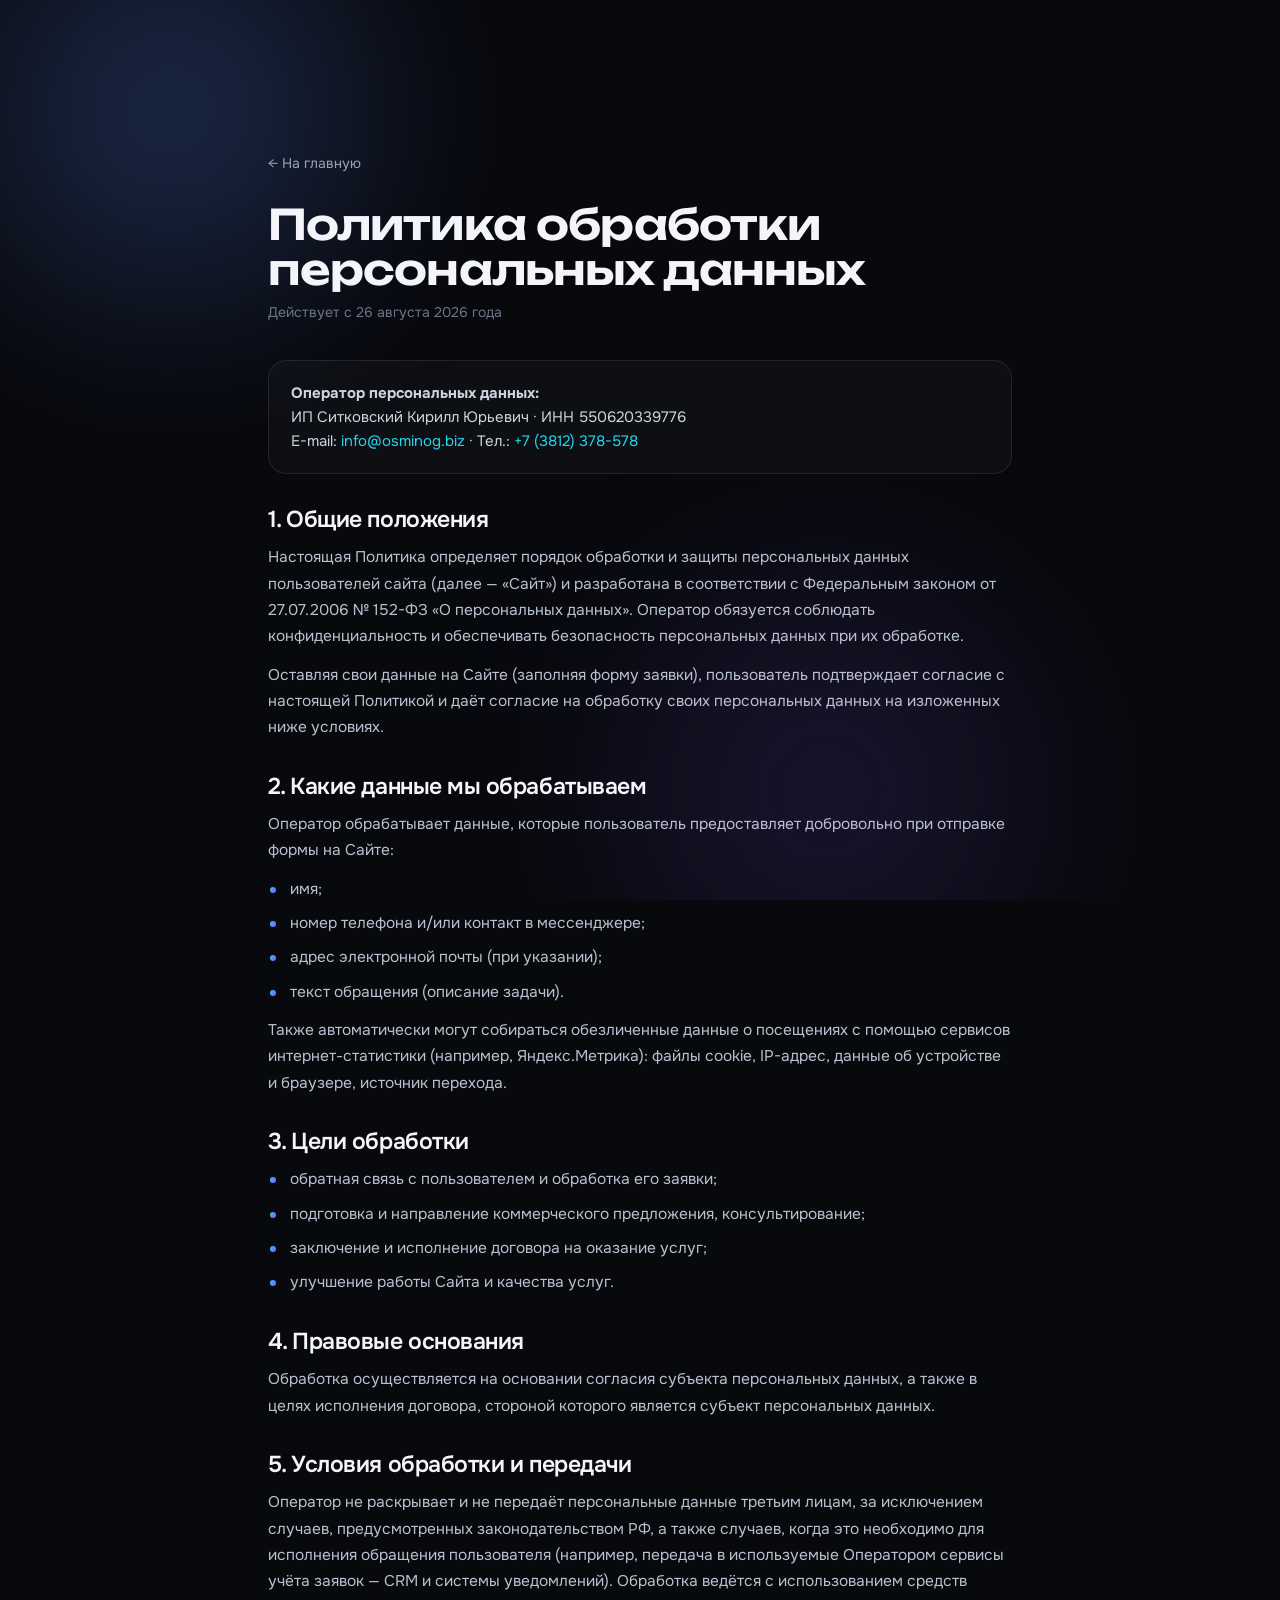
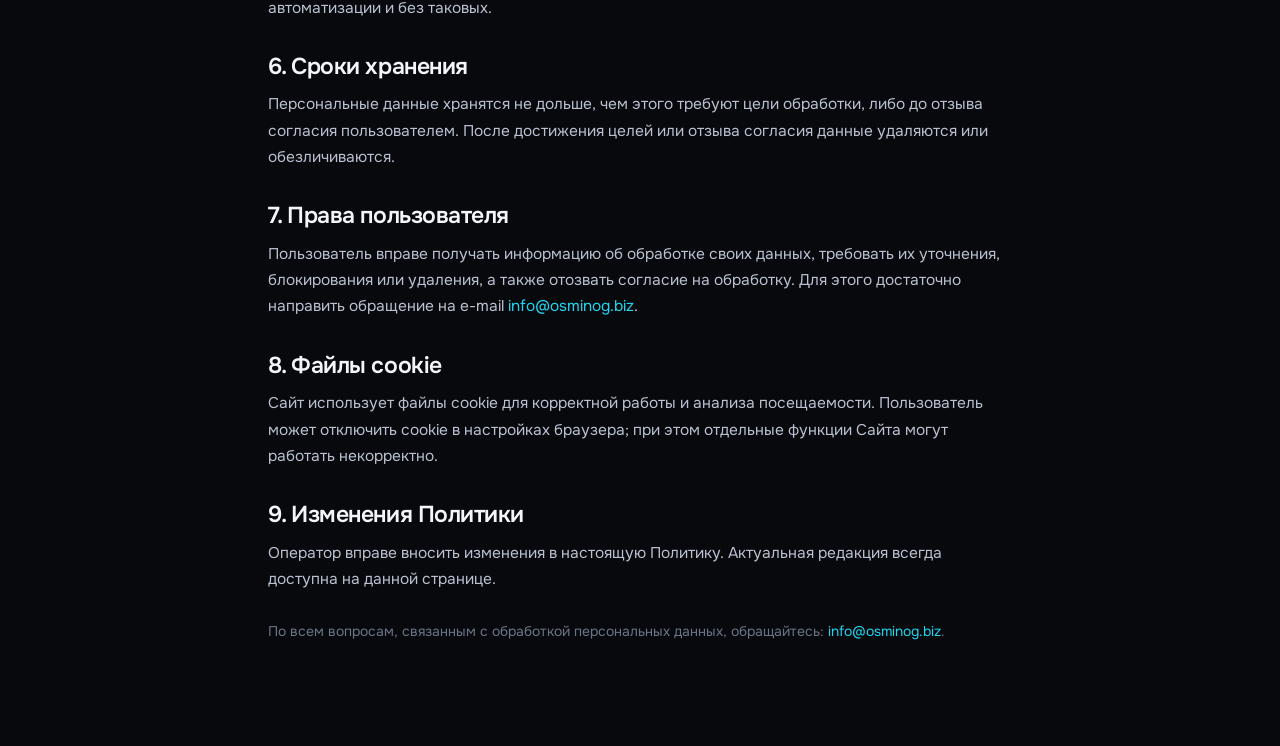
<file: privacy.html>
<!DOCTYPE html>
<html lang="ru">
<head>
<meta charset="UTF-8">
<meta name="viewport" content="width=device-width, initial-scale=1.0">
<title>Политика обработки персональных данных | OSMINOG</title>
<meta name="robots" content="noindex">
<meta name="theme-color" content="#08090d">
<link rel="preconnect" href="https://fonts.googleapis.com">
<link rel="preconnect" href="https://fonts.gstatic.com" crossorigin>
<link href="https://fonts.googleapis.com/css2?family=Unbounded:wght@500;600;700&family=Onest:wght@400;500;600;700&display=swap" rel="stylesheet">
<link rel="stylesheet" href="assets/css/style.css?v=19">
<link rel="icon" href="data:image/svg+xml,%3Csvg xmlns='http://www.w3.org/2000/svg' viewBox='0 0 32 32'%3E%3Crect width='32' height='32' rx='9' fill='%235b8cff'/%3E%3Ctext x='16' y='23' font-family='Arial' font-size='19' font-weight='700' fill='%23070810' text-anchor='middle'%3EO%3C/text%3E%3C/svg%3E">
</head>
<body>
<div class="bg-fx" aria-hidden="true"><div class="glow g1"></div><div class="glow g3"></div></div>

<article class="legal">
  <a href="index.html" class="back">← На главную</a>
  <h1>Политика обработки персональных данных</h1>
  <div class="updated">Действует с 26 августа 2026 года</div>

  <div class="req">
    <b>Оператор персональных данных:</b><br>
    ИП Ситковский Кирилл Юрьевич · ИНН 550620339776<br>
    E-mail: <a href="mailto:info@osminog.biz">info@osminog.biz</a> · Тел.: <a href="tel:+73812378578">+7 (3812) 378-578</a>
  </div>

  <h2>1. Общие положения</h2>
  <p>Настоящая Политика определяет порядок обработки и защиты персональных данных пользователей сайта (далее — «Сайт») и разработана в соответствии с Федеральным законом от 27.07.2006 № 152-ФЗ «О персональных данных». Оператор обязуется соблюдать конфиденциальность и обеспечивать безопасность персональных данных при их обработке.</p>
  <p>Оставляя свои данные на Сайте (заполняя форму заявки), пользователь подтверждает согласие с настоящей Политикой и даёт согласие на обработку своих персональных данных на изложенных ниже условиях.</p>

  <h2>2. Какие данные мы обрабатываем</h2>
  <p>Оператор обрабатывает данные, которые пользователь предоставляет добровольно при отправке формы на Сайте:</p>
  <ul>
    <li>имя;</li>
    <li>номер телефона и/или контакт в мессенджере;</li>
    <li>адрес электронной почты (при указании);</li>
    <li>текст обращения (описание задачи).</li>
  </ul>
  <p>Также автоматически могут собираться обезличенные данные о посещениях с помощью сервисов интернет-статистики (например, Яндекс.Метрика): файлы cookie, IP-адрес, данные об устройстве и браузере, источник перехода.</p>

  <h2>3. Цели обработки</h2>
  <ul>
    <li>обратная связь с пользователем и обработка его заявки;</li>
    <li>подготовка и направление коммерческого предложения, консультирование;</li>
    <li>заключение и исполнение договора на оказание услуг;</li>
    <li>улучшение работы Сайта и качества услуг.</li>
  </ul>

  <h2>4. Правовые основания</h2>
  <p>Обработка осуществляется на основании согласия субъекта персональных данных, а также в целях исполнения договора, стороной которого является субъект персональных данных.</p>

  <h2>5. Условия обработки и передачи</h2>
  <p>Оператор не раскрывает и не передаёт персональные данные третьим лицам, за исключением случаев, предусмотренных законодательством РФ, а также случаев, когда это необходимо для исполнения обращения пользователя (например, передача в используемые Оператором сервисы учёта заявок — CRM и системы уведомлений). Обработка ведётся с использованием средств автоматизации и без таковых.</p>

  <h2>6. Сроки хранения</h2>
  <p>Персональные данные хранятся не дольше, чем этого требуют цели обработки, либо до отзыва согласия пользователем. После достижения целей или отзыва согласия данные удаляются или обезличиваются.</p>

  <h2>7. Права пользователя</h2>
  <p>Пользователь вправе получать информацию об обработке своих данных, требовать их уточнения, блокирования или удаления, а также отозвать согласие на обработку. Для этого достаточно направить обращение на e-mail <a href="mailto:info@osminog.biz">info@osminog.biz</a>.</p>

  <h2>8. Файлы cookie</h2>
  <p>Сайт использует файлы cookie для корректной работы и анализа посещаемости. Пользователь может отключить cookie в настройках браузера; при этом отдельные функции Сайта могут работать некорректно.</p>

  <h2>9. Изменения Политики</h2>
  <p>Оператор вправе вносить изменения в настоящую Политику. Актуальная редакция всегда доступна на данной странице.</p>

  <p style="margin-top:28px;color:var(--faint);font-size:14px">По всем вопросам, связанным с обработкой персональных данных, обращайтесь: <a href="mailto:info@osminog.biz">info@osminog.biz</a>.</p>
</article>

</body>
</html>
</file>
<file: assets/css/style.css>
/* ============================================================
   OSMINOG — премиальный лендинг веб-студии
   Тёмная тема · электрик-акцент · кастомная вёрстка
   ============================================================ */

:root{
  --bg:        #08090d;
  --bg-2:      #0d0f15;
  --bg-3:      #11141c;
  --surface:   rgba(255,255,255,.028);
  --surface-2: rgba(255,255,255,.05);
  --border:    rgba(255,255,255,.09);
  --border-2:  rgba(255,255,255,.14);

  --text:   #f3f5fb;
  --muted:  #9aa4b6;
  --faint:  #6b7488;

  --accent:   #5b8cff;   /* электрик-синий */
  --accent-2: #22d3ee;   /* циан */
  --accent-3: #8b5cff;   /* фиолет */
  --grad: linear-gradient(115deg,#22d3ee 0%,#5b8cff 48%,#8b5cff 100%);
  --grad-soft: linear-gradient(115deg,rgba(34,211,238,.16),rgba(91,140,255,.16),rgba(139,92,255,.16));

  --radius:   18px;
  --radius-lg:26px;
  --radius-sm:12px;
  --shadow:   0 24px 60px -24px rgba(0,0,0,.7);
  --shadow-accent: 0 20px 60px -20px rgba(91,140,255,.5);

  --maxw: 1520px;
  --gutter: clamp(22px,4.5vw,64px);
  --sp: clamp(72px,10vw,132px); /* section vertical padding */

  --font: "Onest", system-ui, -apple-system, "Segoe UI", Roboto, sans-serif;
  --display: "Unbounded", var(--font);
}

/* ---------- reset ---------- */
*,*::before,*::after{box-sizing:border-box;margin:0;padding:0}
html{scroll-behavior:smooth;-webkit-text-size-adjust:100%}
body{
  font-family:var(--font);
  background:var(--bg);
  color:var(--text);
  line-height:1.6;
  font-size:16px;
  overflow-x:hidden;
  -webkit-font-smoothing:antialiased;
  text-rendering:optimizeLegibility;
}
img,video{max-width:100%;display:block}
a{color:inherit;text-decoration:none}
button{font-family:inherit;cursor:pointer;border:none;background:none;color:inherit}
ul{list-style:none}
::selection{background:rgba(91,140,255,.32)}

/* ---------- layout helpers ---------- */
.container{width:100%;max-width:var(--maxw);margin-inline:auto;padding-inline:var(--gutter)}
.section{padding-block:var(--sp);position:relative}
.eyebrow{
  display:inline-flex;align-items:center;gap:9px;
  font-family:var(--display);
  font-size:13px;font-weight:500;letter-spacing:.14em;text-transform:uppercase;
  color:var(--muted);
}
.eyebrow::before{content:"";width:22px;height:1px;background:var(--grad)}
.section-head{max-width:720px;margin-bottom:clamp(38px,5vw,60px)}
.section-head.center{margin-inline:auto;text-align:center}
.section-head.center .eyebrow::before{display:none}
h1,h2{font-family:var(--display);font-weight:600;line-height:1.06;letter-spacing:-.02em}
h3,h4{font-family:var(--font);font-weight:600;line-height:1.14;letter-spacing:-.01em}
h2{font-size:clamp(28px,4.4vw,48px)}
.section-head p{margin-top:18px;color:var(--muted);font-size:clamp(16px,1.4vw,18px);max-width:60ch}
.grad-text{background:var(--grad);-webkit-background-clip:text;background-clip:text;color:transparent}

/* ---------- buttons ---------- */
.btn{
  display:inline-flex;align-items:center;justify-content:center;gap:10px;
  font-family:var(--display);font-weight:500;font-size:15px;letter-spacing:.01em;
  padding:15px 26px;border-radius:999px;
  transition:transform .25s cubic-bezier(.2,.7,.3,1),box-shadow .25s,background .25s,border-color .25s,color .25s;
  white-space:nowrap;
}
.btn svg{width:17px;height:17px}
.btn-primary{background:var(--grad);color:#07080c;font-weight:600;box-shadow:var(--shadow-accent)}
.btn-primary:hover{transform:translateY(-2px);box-shadow:0 26px 70px -18px rgba(91,140,255,.7)}
.btn-ghost{background:var(--surface);border:1px solid var(--border-2);color:var(--text)}
.btn-ghost:hover{background:var(--surface-2);border-color:rgba(255,255,255,.28);transform:translateY(-2px)}
.btn-lg{padding:18px 34px;font-size:16px}

/* ---------- background glows ---------- */
.bg-fx{position:fixed;inset:0;z-index:-1;overflow:hidden;pointer-events:none}
.bg-fx .glow{position:absolute;border-radius:50%;filter:blur(100px);opacity:.55;will-change:transform}
.bg-fx .g1{width:660px;height:660px;top:-220px;left:-160px;background:radial-gradient(circle,rgba(91,140,255,.55),transparent 62%);animation:drift 20s ease-in-out infinite alternate}
.bg-fx .g2{width:600px;height:600px;top:6%;right:-220px;background:radial-gradient(circle,rgba(34,211,238,.4),transparent 62%);animation:drift2 26s ease-in-out infinite alternate}
.bg-fx .g3{width:680px;height:680px;top:50%;left:38%;background:radial-gradient(circle,rgba(139,92,255,.32),transparent 64%);animation:drift 30s ease-in-out infinite alternate}
@keyframes drift{from{transform:translate(0,0) scale(1)}to{transform:translate(60px,40px) scale(1.14)}}
@keyframes drift2{from{transform:translate(0,0) scale(1)}to{transform:translate(-50px,50px) scale(1.12)}}

/* ============================================================
   HEADER
   ============================================================ */
.header{
  position:fixed;top:0;left:0;right:0;z-index:100;
  transition:background .3s,border-color .3s,backdrop-filter .3s;
  border-bottom:1px solid transparent;
}
.header.scrolled{
  background:rgba(8,9,13,.72);
  backdrop-filter:blur(18px) saturate(1.2);
  -webkit-backdrop-filter:blur(18px) saturate(1.2);
  border-bottom:1px solid var(--border);
}
.nav{display:flex;align-items:center;justify-content:space-between;height:72px}
.brand{display:flex;align-items:center;gap:11px;font-family:var(--display);font-weight:600}
.brand .mark{
  width:34px;height:34px;border-radius:10px;display:grid;place-items:center;
  background:var(--grad);color:#07080c;font-size:19px;box-shadow:var(--shadow-accent)
}
.brand .word{font-size:19px;letter-spacing:.34em;padding-left:.34em;font-weight:500}
.nav-links{display:flex;align-items:center;gap:30px}
.nav-links a{font-size:14.5px;color:var(--muted);transition:color .2s;position:relative}
.nav-links a:hover{color:var(--text)}
.nav-cta{display:flex;align-items:center;gap:14px}
.nav-phone{font-family:var(--display);font-size:15px;font-weight:500;color:var(--text);white-space:nowrap}
.nav-phone:hover{color:var(--accent-2)}
.burger{display:none;width:44px;height:44px;border-radius:12px;border:1px solid var(--border-2);background:var(--surface);flex-direction:column;gap:5px;align-items:center;justify-content:center}
.burger span{width:18px;height:2px;background:var(--text);border-radius:2px;transition:.3s}
.burger.open span:nth-child(1){transform:translateY(7px) rotate(45deg)}
.burger.open span:nth-child(2){opacity:0}
.burger.open span:nth-child(3){transform:translateY(-7px) rotate(-45deg)}

/* ============================================================
   HERO
   ============================================================ */
.hero{position:relative;min-height:clamp(600px,92svh,920px);display:flex;align-items:stretch;overflow:hidden;padding-top:92px;padding-bottom:clamp(62px,7vh,84px)}
.hero-media{position:absolute;inset:0;z-index:0}
.hero-media .hero-poster,.hero-media .hero-video{position:absolute;inset:0;width:100%;height:100%;object-fit:cover;object-position:center}
.hero-media .hero-video{opacity:0;transition:opacity .9s ease}
.hero-media .hero-video.ready{opacity:1}
.hero-scrim{position:absolute;inset:0;background:
  linear-gradient(90deg,rgba(8,9,13,.96) 0%,rgba(8,9,13,.8) 28%,rgba(8,9,13,.3) 56%,rgba(8,9,13,.5) 100%),
  linear-gradient(180deg,rgba(8,9,13,.72) 0%,rgba(8,9,13,0) 18%,rgba(8,9,13,0) 46%,rgba(8,9,13,.7) 78%,rgba(8,9,13,.96) 92%,rgba(8,9,13,1) 100%)}
.hero-content{position:relative;z-index:2;width:100%;display:flex;flex-direction:column}
.hero-copy{max-width:900px;margin-top:auto;margin-bottom:clamp(26px,4vh,44px)}
.hero .hero-stats{margin-top:auto}
.hero .hero-stats .stat{background:rgba(11,13,19,.5);backdrop-filter:blur(10px);-webkit-backdrop-filter:blur(10px)}
/* scroll-down cue */
.scroll-cue{position:absolute;left:50%;bottom:18px;transform:translateX(-50%);z-index:3;
  display:flex;flex-direction:column;align-items:center;gap:9px;color:var(--muted);
  font-size:10.5px;letter-spacing:.2em;text-transform:uppercase;font-family:var(--font);
  opacity:.7;transition:opacity .3s,transform .3s}
.scroll-cue:hover{opacity:1;transform:translateX(-50%) translateY(3px)}
.sc-mouse{width:24px;height:38px;border:1.5px solid rgba(255,255,255,.34);border-radius:13px;position:relative}
.sc-dot{position:absolute;left:50%;top:7px;width:4px;height:7px;border-radius:2px;background:var(--accent-2);
  transform:translateX(-50%);animation:scrolldot 1.9s cubic-bezier(.4,0,.2,1) infinite}
@keyframes scrolldot{0%{opacity:0;transform:translate(-50%,0)}25%{opacity:1}70%{opacity:1}100%{opacity:0;transform:translate(-50%,13px)}}
.hero-badge{
  display:inline-flex;align-items:center;gap:10px;
  padding:8px 16px;border-radius:999px;border:1px solid var(--border-2);
  background:var(--surface);font-size:13.5px;color:var(--muted);margin-bottom:26px;
}
.hero-badge .dot{width:7px;height:7px;border-radius:50%;background:var(--accent-2);box-shadow:0 0 0 4px rgba(34,211,238,.18)}
.hero h1{font-size:clamp(36px,5vw,72px);max-width:20ch;line-height:1.03;font-weight:700}
.hero h1 .grad-text{font-weight:700;filter:drop-shadow(0 6px 34px rgba(91,140,255,.45));padding-right:.04em}
.hero .lead{margin-top:26px;font-size:clamp(17px,1.55vw,20px);color:#c3cad8;max-width:56ch}
.hero-actions{display:flex;flex-wrap:wrap;gap:18px;margin-top:38px}

/* --- hero bespoke visual --- */
.hero-visual{position:relative;min-height:clamp(370px,40vw,520px)}
.hv-orb{position:absolute;right:-2%;top:6%;width:82%;aspect-ratio:1;border-radius:50%;
  background:radial-gradient(circle at 36% 32%,rgba(91,140,255,.5),rgba(139,92,255,.22) 46%,transparent 70%);
  filter:blur(6px);animation:orbPulse 8s ease-in-out infinite}
.hv-ring{position:absolute;right:4%;top:11%;width:64%;aspect-ratio:1;border-radius:50%;
  background:conic-gradient(from 0deg,transparent,rgba(34,211,238,.55),transparent 32%,rgba(139,92,255,.55),transparent 64%,rgba(91,140,255,.5),transparent);
  -webkit-mask:radial-gradient(circle,transparent 60%,#000 61%);mask:radial-gradient(circle,transparent 60%,#000 61%);
  opacity:.55;animation:spin 26s linear infinite}
.hv-win{position:absolute;left:0;top:15%;width:82%;padding:14px;border-radius:18px;
  background:linear-gradient(160deg,rgba(21,25,36,.94),rgba(12,14,20,.94));
  border:1px solid var(--border-2);box-shadow:var(--shadow);backdrop-filter:blur(8px);
  transform:rotate(-4deg);animation:floatWin 7s ease-in-out infinite}
.hv-win .bar{display:flex;align-items:center;gap:6px;margin-bottom:12px}
.hv-win .bar i{width:9px;height:9px;border-radius:50%;background:rgba(255,255,255,.16)}
.hv-win .bar .url{margin-left:8px;flex:1;height:16px;border-radius:6px;background:rgba(255,255,255,.06)}
.hv-win .screen{padding:14px;border-radius:11px;background:linear-gradient(180deg,#0c0f16,#0a0c12);border:1px solid var(--border)}
.hv-win .hb{height:52px;border-radius:9px;background:var(--grad);opacity:.92;margin-bottom:12px}
.hv-win .ln{height:9px;border-radius:5px;background:rgba(255,255,255,.11);margin-bottom:8px}
.hv-win .ln.s{width:58%}
.hv-win .btnf{margin-top:12px;height:26px;width:104px;border-radius:8px;background:var(--grad)}
.hv-chip{position:absolute;display:flex;align-items:center;gap:9px;padding:11px 15px;border-radius:13px;
  background:rgba(16,19,27,.92);border:1px solid var(--border-2);box-shadow:var(--shadow);backdrop-filter:blur(8px);
  font-family:var(--font);font-size:13px;font-weight:600;white-space:nowrap}
.hv-chip .g{width:8px;height:8px;border-radius:50%;background:#3ddc84;box-shadow:0 0 0 4px rgba(61,220,132,.16)}
.hv-chip.c1{top:1%;right:0;animation:floatY 6s ease-in-out infinite .4s}
.hv-chip.c2{bottom:5%;right:9%;animation:floatY 8.5s ease-in-out infinite 1s}
.hv-chip .mini{display:flex;align-items:flex-end;gap:3px;height:20px}
.hv-chip .mini b{width:5px;border-radius:2px;background:var(--grad);display:block}
@keyframes floatWin{0%,100%{transform:rotate(-4deg) translateY(0)}50%{transform:rotate(-4deg) translateY(-13px)}}
@keyframes floatY{0%,100%{transform:translateY(0)}50%{transform:translateY(-11px)}}
@keyframes orbPulse{0%,100%{transform:scale(1);opacity:.9}50%{transform:scale(1.07);opacity:1}}
@keyframes spin{to{transform:rotate(360deg)}}
.hero-stats{
  display:grid;grid-template-columns:repeat(4,1fr);gap:16px;
  margin-top:clamp(48px,6vw,72px);
}
.stat{
  padding:24px;border-radius:var(--radius);
  background:var(--surface);border:1px solid var(--border);
  position:relative;overflow:hidden;
}
.stat::before{content:"";position:absolute;inset:0;background:var(--grad-soft);opacity:0;transition:opacity .35s}
.stat:hover::before{opacity:1}
.stat .num{font-family:var(--display);font-size:clamp(28px,3.4vw,40px);font-weight:600;line-height:1;background:var(--grad);-webkit-background-clip:text;background-clip:text;color:transparent}
.stat .lbl{margin-top:10px;font-size:14px;color:var(--muted);position:relative}

/* ============================================================
   BENEFITS
   ============================================================ */
.benefits-grid{display:grid;grid-template-columns:repeat(3,1fr);gap:18px}
.bcard{
  padding:30px;border-radius:var(--radius);
  background:var(--surface);border:1px solid var(--border);
  transition:transform .3s,border-color .3s,background .3s;
}
.bcard:hover{transform:translateY(-4px);border-color:var(--border-2);background:var(--surface-2)}
.bcard .ic{width:52px;height:52px;border-radius:14px;display:grid;place-items:center;background:var(--grad-soft);border:1px solid var(--border-2);margin-bottom:20px}
.bcard .ic svg{width:24px;height:24px;stroke:var(--accent-2)}
.bcard h3{font-size:19px;margin-bottom:9px}
.bcard p{color:var(--muted);font-size:15px}

/* ============================================================
   PRICING
   ============================================================ */
.pricing-grid{display:grid;grid-template-columns:repeat(3,1fr);gap:18px}
.pcard{
  display:flex;flex-direction:column;
  padding:30px;border-radius:var(--radius-lg);
  background:var(--surface);border:1px solid var(--border);
  position:relative;overflow:hidden;transition:transform .3s,border-color .3s;
}
.pcard:hover{transform:translateY(-5px);border-color:var(--border-2)}
.pcard.featured{border-color:transparent;background:
  linear-gradient(var(--bg-2),var(--bg-2)) padding-box,
  var(--grad) border-box;box-shadow:var(--shadow-accent)}
.pcard .tag{position:absolute;top:20px;right:20px;font-size:11px;font-family:var(--display);letter-spacing:.1em;text-transform:uppercase;color:#07080c;background:var(--grad);padding:5px 11px;border-radius:999px;font-weight:600}
.pcard h3{font-size:21px;margin-bottom:8px}
.pcard .desc{color:var(--muted);font-size:14.5px;min-height:44px}
.pcard .price{font-family:var(--display);margin:20px 0 4px;font-size:15px;color:var(--faint)}
.pcard .price b{display:block;font-size:34px;font-weight:600;color:var(--text);letter-spacing:-.02em;margin-top:2px}
.pcard ul{margin:20px 0 26px;display:flex;flex-direction:column;gap:11px}
.pcard li{display:flex;gap:10px;font-size:14.5px;color:var(--muted)}
.pcard li svg{width:18px;height:18px;flex-shrink:0;stroke:var(--accent-2);margin-top:2px}
.pcard .btn{margin-top:auto;width:100%}
.pricing-note{margin-top:26px;text-align:center;color:var(--faint);font-size:14px}

/* ============================================================
   VALUE / аргументация цены
   ============================================================ */
.value{background:var(--bg-2);border-block:1px solid var(--border)}
.value-wrap{display:grid;grid-template-columns:.9fr 1.1fr;gap:clamp(36px,6vw,72px);align-items:center}
.value-list{display:flex;flex-direction:column;gap:20px}
.vitem{display:flex;gap:18px}
.vitem .n{font-family:var(--display);font-size:15px;font-weight:600;color:#07080c;background:var(--grad);width:38px;height:38px;border-radius:11px;display:grid;place-items:center;flex-shrink:0}
.vitem h4{font-size:18px;margin-bottom:5px}
.vitem p{color:var(--muted);font-size:15px}

/* ============================================================
   PROCESS / этапы
   ============================================================ */
.steps{display:grid;grid-template-columns:repeat(4,1fr);gap:16px;counter-reset:step}
.step{
  padding:26px;border-radius:var(--radius);background:var(--surface);border:1px solid var(--border);
  position:relative;transition:transform .3s,border-color .3s;
}
.step:hover{transform:translateY(-4px);border-color:var(--border-2)}
.step .sn{font-family:var(--display);font-size:14px;font-weight:600;color:var(--accent-2);letter-spacing:.1em}
.step h4{font-size:17px;margin:14px 0 8px}
.step p{color:var(--muted);font-size:14px}

/* ============================================================
   CASES / кейсы
   ============================================================ */
.cases-grid{display:grid;grid-template-columns:repeat(3,1fr);gap:18px}
.case{
  border-radius:var(--radius-lg);overflow:hidden;position:relative;
  border:1px solid var(--border);min-height:280px;
  display:flex;flex-direction:column;justify-content:flex-end;
  padding:28px;transition:transform .35s,border-color .35s;isolation:isolate;
}
.case:hover{transform:translateY(-5px);border-color:var(--border-2)}
.case::before{content:"";position:absolute;inset:0;z-index:-1;opacity:.9;transition:opacity .35s}
.case::after{content:"";position:absolute;inset:0;z-index:-1;background:linear-gradient(180deg,transparent 20%,rgba(4,5,8,.82) 100%)}
.case.c1::before{background:linear-gradient(135deg,#1b2a5c,#0c1330)}
.case.c2::before{background:linear-gradient(135deg,#3a2540,#160f22)}
.case.c3::before{background:linear-gradient(135deg,#123433,#0a1f1e)}
.case.c4::before{background:linear-gradient(135deg,#2c2140,#12101f)}
.case.c5::before{background:linear-gradient(135deg,#0f2b45,#0a1622)}
.case.c6::before{background:linear-gradient(135deg,#402a1a,#1c130b)}
.case:hover::before{opacity:1}
.case .cat{font-family:var(--display);font-size:12px;letter-spacing:.12em;text-transform:uppercase;color:var(--accent-2);margin-bottom:auto}
.case .cname{font-family:var(--display);font-size:24px;font-weight:600;margin-top:20px}
.case .cdesc{color:rgba(243,245,251,.72);font-size:14.5px;margin-top:8px}

/* ============================================================
   REVIEWS / отзывы
   ============================================================ */
.reviews-wrap{display:grid;grid-template-columns:auto 1fr;gap:clamp(32px,5vw,60px);align-items:center}
.phone{
  width:280px;max-width:78vw;aspect-ratio:9/16;border-radius:34px;
  border:1px solid var(--border-2);background:#000;overflow:hidden;position:relative;
  box-shadow:var(--shadow),0 0 0 8px rgba(255,255,255,.02);margin-inline:auto;
}
.phone video{width:100%;height:100%;object-fit:contain;background:#000}
.phone .play{
  position:absolute;inset:0;display:grid;place-items:center;z-index:3;
  background:rgba(4,5,8,.28);transition:opacity .3s;cursor:pointer;border:none;width:100%;
}
.phone .play span{width:70px;height:70px;border-radius:50%;background:var(--grad);display:grid;place-items:center;box-shadow:var(--shadow-accent)}
.phone .play span svg{width:26px;height:26px;fill:#07080c;margin-left:3px}
.phone.playing .play{opacity:0;pointer-events:none}
.review-body blockquote{font-family:var(--display);font-size:clamp(20px,2.4vw,28px);font-weight:500;line-height:1.35;letter-spacing:-.01em}
.review-body .stars{color:#ffcf5c;font-size:18px;letter-spacing:2px;margin-bottom:20px}
.review-author{display:flex;align-items:center;gap:14px;margin-top:26px}
.review-author .av{width:48px;height:48px;border-radius:50%;background:var(--grad-soft);border:1px solid var(--border-2);display:grid;place-items:center;font-family:var(--display);font-weight:600;color:var(--accent-2)}
.review-author .an{font-family:var(--display);font-weight:600}
.review-author .ar{font-size:13.5px;color:var(--muted)}
.review-body .proj{margin-top:18px;display:inline-flex;align-items:center;gap:8px;font-size:14px;color:var(--muted);border:1px solid var(--border);padding:8px 14px;border-radius:999px}
.review-body .proj a{color:var(--accent-2)}

/* ============================================================
   MID CTA banner
   ============================================================ */
.ctaband{position:relative;overflow:hidden;border-radius:var(--radius-lg);padding:clamp(40px,6vw,68px);
  background:linear-gradient(var(--bg-3),var(--bg-3)) padding-box,var(--grad) border-box;border:1px solid transparent;text-align:center}
.ctaband::before{content:"";position:absolute;inset:0;background:radial-gradient(circle at 50% 0%,rgba(91,140,255,.22),transparent 60%);z-index:0}
.ctaband>*{position:relative;z-index:1}
.ctaband h2{font-size:clamp(28px,4vw,44px)}
.ctaband p{color:var(--muted);margin:16px auto 30px;max-width:52ch}
.ctaband .hero-actions{justify-content:center}

/* ============================================================
   EXPERTISE
   ============================================================ */
.exp-grid{display:grid;grid-template-columns:repeat(4,1fr);gap:16px}
.exp{padding:28px;border-radius:var(--radius);background:var(--surface);border:1px solid var(--border)}
.exp .num{font-family:var(--display);font-size:clamp(30px,3.6vw,42px);font-weight:600;background:var(--grad);-webkit-background-clip:text;background-clip:text;color:transparent;line-height:1}
.exp p{margin-top:12px;color:var(--muted);font-size:14.5px}

/* ============================================================
   TEAM
   ============================================================ */
.team{background:var(--bg-2);border-block:1px solid var(--border)}
.team-grid{display:grid;grid-template-columns:repeat(5,1fr);gap:16px}
.member{
  border-radius:var(--radius);overflow:hidden;position:relative;
  background:linear-gradient(180deg,var(--bg-3),#0a0c12);border:1px solid var(--border);
  aspect-ratio:5/7;display:flex;align-items:flex-end;transition:transform .35s,border-color .35s;
}
.member:hover{transform:translateY(-5px);border-color:var(--border-2)}
.member::before{content:"";position:absolute;inset:0;background:radial-gradient(ellipse 80% 60% at 50% 100%,rgba(91,140,255,.18),transparent 70%);opacity:0;transition:opacity .35s}
.member:hover::before{opacity:1}
.member img{position:absolute;bottom:0;left:50%;transform:translateX(-50%);height:88%;width:auto;max-width:none;object-fit:contain;filter:drop-shadow(0 10px 30px rgba(0,0,0,.5))}
.member .info{position:relative;z-index:2;width:100%;padding:18px;background:linear-gradient(180deg,transparent,rgba(8,9,13,.9) 62%)}
.member .mn{font-family:var(--display);font-weight:600;font-size:17px}
.member .mr{font-size:13px;color:var(--accent-2);margin-top:2px}

/* ============================================================
   NICHES
   ============================================================ */
.niche-grid{display:grid;grid-template-columns:repeat(5,1fr);gap:14px}
.niche{
  padding:26px 20px;border-radius:var(--radius);background:var(--surface);border:1px solid var(--border);
  display:flex;flex-direction:column;align-items:center;text-align:center;gap:14px;
  transition:transform .3s,border-color .3s,background .3s;
}
.niche:hover{transform:translateY(-3px);border-color:var(--border-2);background:var(--surface-2)}
.niche.active{border-color:transparent;background:linear-gradient(var(--bg-2),var(--bg-2)) padding-box,var(--grad) border-box;box-shadow:var(--shadow-accent)}
.niche .nic{width:44px;height:44px;border-radius:12px;background:var(--grad-soft);border:1px solid var(--border-2);display:grid;place-items:center}
.niche .nic svg{width:22px;height:22px;stroke:var(--accent-2)}
.niche.active .nic{background:rgba(255,255,255,.1)}
.niche span{font-family:var(--display);font-weight:500;font-size:15px}

/* ============================================================
   CLIENT LOGOS marquee
   ============================================================ */
.logos-band{padding-block:clamp(40px,5vw,56px);border-block:1px solid var(--border);overflow:hidden}
.logos-head{text-align:center;color:var(--muted);font-family:var(--display);font-size:13px;letter-spacing:.16em;text-transform:uppercase;margin-bottom:34px}
.marquee{display:flex;gap:18px;width:max-content;animation:scroll 42s linear infinite}
.marquee:hover{animation-play-state:paused}
.logo-chip{
  height:96px;min-width:200px;display:grid;place-items:center;padding:22px 30px;
  background:#f6f7f9;border-radius:16px;flex-shrink:0;
  filter:grayscale(.15);transition:filter .3s,transform .3s;
}
.logo-chip:hover{filter:grayscale(0);transform:translateY(-3px)}
.logo-chip img{max-height:52px;width:auto;object-fit:contain}
@keyframes scroll{to{transform:translateX(calc(-50% - 9px))}}

/* ============================================================
   GUARANTEES
   ============================================================ */
.guar-grid{display:grid;grid-template-columns:repeat(4,1fr);gap:18px}
.guar{padding:30px;border-radius:var(--radius);background:var(--surface);border:1px solid var(--border);transition:transform .3s,border-color .3s}
.guar:hover{transform:translateY(-4px);border-color:var(--border-2)}
.guar .ic{width:50px;height:50px;border-radius:14px;background:var(--grad-soft);border:1px solid var(--border-2);display:grid;place-items:center;margin-bottom:18px}
.guar .ic svg{width:24px;height:24px;stroke:var(--accent-2)}
.guar h4{font-size:17px;margin-bottom:8px}
.guar p{color:var(--muted);font-size:14.5px}

/* ============================================================
   CONTACT
   ============================================================ */
.contact{background:var(--bg-2);border-top:1px solid var(--border)}
.contact-wrap{display:grid;grid-template-columns:1fr 1fr;gap:clamp(36px,6vw,72px)}
.contact-info h2{font-size:clamp(30px,4.4vw,48px)}
.contact-info p{color:var(--muted);margin-top:18px;font-size:17px;max-width:44ch}
.contact-methods{margin-top:36px;display:flex;flex-direction:column;gap:16px}
.cmethod{display:flex;align-items:center;gap:16px;padding:18px;border-radius:var(--radius);background:var(--surface);border:1px solid var(--border);transition:border-color .3s,transform .3s}
.cmethod:hover{border-color:var(--border-2);transform:translateX(4px)}
.cmethod .ic{width:46px;height:46px;border-radius:12px;background:var(--grad-soft);border:1px solid var(--border-2);display:grid;place-items:center;flex-shrink:0}
.cmethod .ic svg{width:22px;height:22px;stroke:var(--accent-2)}
.cmethod .k{font-size:13px;color:var(--faint)}
.cmethod .v{font-family:var(--display);font-weight:500;font-size:17px;margin-top:1px}

.form{padding:clamp(26px,3vw,38px);border-radius:var(--radius-lg);background:var(--bg-3);border:1px solid var(--border)}
.form h3{font-size:22px;margin-bottom:6px}
.form .fsub{color:var(--muted);font-size:14.5px;margin-bottom:24px}
.field{margin-bottom:16px}
.field label{display:block;font-size:13px;color:var(--muted);margin-bottom:8px}
.field input,.field textarea{
  width:100%;padding:14px 16px;border-radius:12px;font-family:inherit;font-size:15px;
  background:var(--surface);border:1px solid var(--border-2);color:var(--text);transition:border-color .2s,background .2s;
}
.field input:focus,.field textarea:focus{outline:none;border-color:var(--accent);background:var(--surface-2)}
.field textarea{resize:vertical;min-height:96px}
.form .btn{width:100%;margin-top:6px}
.form .privacy{margin-top:14px;font-size:12.5px;color:var(--faint);text-align:center}
.form-ok{display:none;text-align:center;padding:20px 0}
.form-ok.show{display:block}
.form-ok .big{font-family:var(--display);font-size:22px;margin:14px 0 6px}
.form-ok p{color:var(--muted);font-size:14.5px}
.form-ok .check{width:60px;height:60px;border-radius:50%;background:var(--grad);display:grid;place-items:center;margin-inline:auto}
.form-ok .check svg{width:30px;height:30px;stroke:#07080c}

/* ============================================================
   FAQ
   ============================================================ */
.faq-wrap{max-width:820px;margin-inline:auto}
.faq-item{border-bottom:1px solid var(--border)}
.faq-q{width:100%;text-align:left;display:flex;align-items:center;justify-content:space-between;gap:20px;padding:24px 4px;font-family:var(--display);font-size:clamp(17px,1.8vw,20px);font-weight:500}
.faq-q .pm{width:28px;height:28px;flex-shrink:0;border-radius:50%;border:1px solid var(--border-2);display:grid;place-items:center;transition:transform .3s,background .3s}
.faq-q .pm::before,.faq-q .pm::after{content:"";position:absolute;width:12px;height:2px;background:var(--text);border-radius:2px;transition:.3s}
.faq-q .pm{position:relative}
.faq-q .pm::after{transform:rotate(90deg)}
.faq-item.open .pm{background:var(--grad)}
.faq-item.open .pm::before,.faq-item.open .pm::after{background:#07080c}
.faq-item.open .pm::after{transform:rotate(0)}
.faq-a{max-height:0;overflow:hidden;transition:max-height .35s ease}
.faq-a p{color:var(--muted);font-size:15.5px;padding:0 4px 24px;max-width:70ch}

/* ============================================================
   FOOTER
   ============================================================ */
.footer{padding-block:56px 40px;border-top:1px solid var(--border)}
.footer-top{display:flex;flex-wrap:wrap;justify-content:space-between;gap:30px;align-items:flex-start}
.footer .brand{margin-bottom:14px}
.footer-col p{color:var(--muted);font-size:14.5px;max-width:34ch}
.footer-links{display:flex;gap:40px;flex-wrap:wrap}
.footer-links h5{font-family:var(--display);font-size:13px;letter-spacing:.1em;text-transform:uppercase;color:var(--faint);margin-bottom:16px}
.footer-links a{display:block;color:var(--muted);font-size:14.5px;margin-bottom:11px;transition:color .2s}
.footer-links a:hover{color:var(--text)}
.footer-bottom{margin-top:44px;padding-top:24px;border-top:1px solid var(--border);display:flex;flex-wrap:wrap;justify-content:space-between;gap:14px;color:var(--faint);font-size:13px}

/* ============================================================
   REVEAL animation
   ============================================================ */
.reveal{opacity:0;transform:translateY(28px);filter:blur(7px);transition:opacity .8s cubic-bezier(.2,.7,.3,1),transform .8s cubic-bezier(.2,.7,.3,1),filter .8s ease}
.reveal.in{opacity:1;transform:none;filter:blur(0)}
.reveal.d1{transition-delay:.06s}.reveal.d2{transition-delay:.12s}.reveal.d3{transition-delay:.18s}.reveal.d4{transition-delay:.24s}
@media (prefers-reduced-motion:reduce){
  .reveal{opacity:1;transform:none;transition:none}
  .marquee{animation:none}
  html{scroll-behavior:auto}
}

/* ============================================================
   RESPONSIVE
   ============================================================ */
@media (max-width:1024px){
  .team-grid{grid-template-columns:repeat(3,1fr)}
  .niche-grid{grid-template-columns:repeat(3,1fr)}
  .exp-grid,.hero-stats,.steps,.guar-grid{grid-template-columns:repeat(2,1fr)}
}
@media (max-width:820px){
  .nav-links,.nav-phone{display:none}
  .burger{display:flex}
  .header .nav-cta .btn:not(.burger){display:none}
  .mobile-menu{display:flex}
  .benefits-grid,.pricing-grid,.cases-grid{grid-template-columns:1fr 1fr}
  .value-wrap,.reviews-wrap,.contact-wrap{grid-template-columns:1fr}
  .reviews-wrap{gap:40px}
  .footer-top{flex-direction:column}
}
@media (max-width:560px){
  :root{--sp:64px}
  .benefits-grid,.pricing-grid,.cases-grid,.hero-stats,.steps,.team-grid,.niche-grid,.exp-grid,.guar-grid{grid-template-columns:1fr 1fr}
  .hero-stats,.steps{gap:12px}
  .stat{padding:18px}
  .team-grid{grid-template-columns:1fr 1fr}
  .hero h1{font-size:clamp(31px,8.5vw,42px)}
  .btn{width:100%}
  .hero-actions .btn,.ctaband .btn{width:auto}
}
@media (max-width:420px){
  .benefits-grid,.pricing-grid,.cases-grid,.exp-grid,.guar-grid,.niche-grid{grid-template-columns:1fr}
  .hero-stats{grid-template-columns:1fr 1fr}
}

/* mobile menu */
.mobile-menu{display:none;position:fixed;inset:72px 0 auto 0;z-index:99;
  background:rgba(8,9,13,.96);backdrop-filter:blur(20px);-webkit-backdrop-filter:blur(20px);
  border-bottom:1px solid var(--border);
  flex-direction:column;padding:20px var(--gutter) 30px;gap:6px;
  transform:translateY(-120%);transition:transform .35s cubic-bezier(.2,.7,.3,1);pointer-events:none}
.mobile-menu.open{transform:translateY(0);pointer-events:auto}
.mobile-menu a{padding:14px 4px;font-family:var(--display);font-size:18px;border-bottom:1px solid var(--border)}
.mobile-menu .btn{margin-top:16px;width:100%}

/* ============================================================
   FEEDBACK ROUND 1 — центровка карточек, шрифты UI, адаптив hero
   ============================================================ */
/* карточки-фичи по центру (симметрично) */
.bcard,.guar,.exp,.step{text-align:center}
.bcard .ic,.guar .ic{margin-inline:auto}

/* UI-текст на Onest (Unbounded оставляем только заголовкам, цифрам, бренду) */
.btn,.nav-links a,.nav-phone,.faq-q,.member .mn,.review-author .an,
.niche span,.cmethod .v,.mobile-menu a{font-family:var(--font)}
.btn,.faq-q,.member .mn,.review-author .an,.niche span,.cmethod .v{font-weight:600}
.nav-links a{font-weight:500}

/* hero: адаптив (на мобильном — постер вместо видео) */
@media (max-width:900px){
  .hero-video{display:none}
  .hero{min-height:auto;padding-top:clamp(120px,26vw,150px);padding-bottom:clamp(48px,10vw,64px)}
  .hero h1{max-width:20ch}
  .hero .hero-stats{margin-top:clamp(30px,7vw,44px)}
  .scroll-cue{display:none}
  .hero-scrim{background:
    linear-gradient(180deg,rgba(8,9,13,.7) 0%,rgba(8,9,13,.45) 26%,rgba(8,9,13,.6) 55%,rgba(8,9,13,.9) 84%,rgba(8,9,13,1) 100%)}
}

/* motion off */
@media (prefers-reduced-motion:reduce){
  .bg-fx .glow,.hv-orb,.hv-ring,.hv-win,.hv-chip,.sc-dot{animation:none !important}
}

/* ============================================================
   ПРОИЗВОДИТЕЛЬНОСТЬ + ПРЕМИУМ-ФИШКИ (раунд 5)
   ============================================================ */
/* --- GPU-слои для анимируемого/тяжёлого, чтобы не было фризов --- */
.hero-video,.hero-poster{transform:translateZ(0);backface-visibility:hidden}
@media (max-width:900px){.hero-media .hero-poster,.hero-media .hero-video{object-position:74% center}}
.marquee{will-change:transform;transform:translateZ(0)}
.bg-fx .glow{filter:blur(80px)}

/* --- прогресс-бар скролла (тонкая линия сверху) --- */
.scroll-progress{position:fixed;top:0;left:0;height:2px;width:0;z-index:200;
  background:var(--grad);box-shadow:0 0 12px rgba(91,140,255,.6);
  transition:width .08s linear;pointer-events:none}

/* --- анимированный градиент на акцентных словах hero --- */
.hero h1 .grad-text{background-size:220% 100%;animation:gradflow 7s ease infinite}
@keyframes gradflow{0%,100%{background-position:0% 50%}50%{background-position:100% 50%}}

/* --- «прожектор» под курсором на карточках --- */
.pcard,.bcard{position:relative;isolation:isolate}
.pcard::after,.bcard::after{content:"";position:absolute;inset:0;border-radius:inherit;z-index:-1;
  opacity:0;transition:opacity .3s;pointer-events:none;
  background:radial-gradient(360px circle at var(--mx,50%) var(--my,50%),rgba(91,140,255,.14),transparent 60%)}
.pcard:hover::after,.bcard:hover::after{opacity:1}

/* motion off — глушим и новые анимации */
@media (prefers-reduced-motion:reduce){
  .hero h1 .grad-text{animation:none}
  .scroll-progress{transition:none}
}

/* ============================================================
   МОБИЛЬНЫЕ ПРАВКИ (раунд 7): грид-оверфлоу, hero, длинные слова
   ============================================================ */
/* фикс: длинные слова распирали колонки грида → плашки «уезжали» вправо */
.benefits-grid>*,.pricing-grid>*,.steps>*,.guar-grid>*,.exp-grid>*,
.cases-grid>*,.niche-grid>*,.hero-stats>*,.team-grid>*{min-width:0}
.bcard h3,.bcard p,.pcard h3,.pcard .desc,.step h4,.step p,
.guar h4,.guar p,.exp p,.niche span,.case .cname,.case .cdesc{overflow-wrap:break-word}
/* цена «индивидуально» не влезала — уменьшаем и разрешаем перенос */
.pcard .price b{font-size:clamp(24px,6.4vw,34px);overflow-wrap:break-word}

/* мобильный hero: изображение вместо видео + object-position под осьминога */
@media (max-width:900px){
  .hero-media .hero-poster,.hero-media .hero-video{object-position:72% center}
}

/* мобильный hero: меньше текста, чёткое разделение, «дышит» картинка */
@media (max-width:600px){
  .hero{min-height:88svh}
  .hero h1{font-size:clamp(29px,8.2vw,38px);line-height:1.08;max-width:15ch}
  .hero .lead{margin-top:20px;font-size:15px;line-height:1.5;color:#aab3c2;max-width:34ch}
  .lead-more{display:none}                 /* на мобилке — короткий подзаголовок */
  .hero-actions{margin-top:30px;gap:12px}
  .hero-badge{margin-bottom:20px}
  .hero .hero-stats{margin-top:clamp(34px,9vw,48px)}
}

/* ============================================================
   ЮРИДИЧЕСКАЯ СТРАНИЦА (политика конфиденциальности)
   ============================================================ */
.legal{max-width:860px;margin-inline:auto;padding:clamp(110px,16vw,150px) var(--gutter) 90px}
.legal .back{display:inline-flex;align-items:center;gap:8px;color:var(--muted);font-size:14px;margin-bottom:28px;transition:color .2s}
.legal .back:hover{color:var(--accent-2)}
.legal h1{font-size:clamp(28px,4.4vw,42px);margin-bottom:10px}
.legal .updated{color:var(--faint);font-size:14px;margin-bottom:36px}
.legal h2{font-family:var(--font);font-size:clamp(19px,2.4vw,23px);font-weight:600;margin:34px 0 12px}
.legal p,.legal li{color:#b9c1d0;font-size:15.5px;line-height:1.7}
.legal p{margin-bottom:12px}
.legal ul{margin:0 0 12px 0;padding-left:0;display:flex;flex-direction:column;gap:8px}
.legal li{position:relative;padding-left:22px}
.legal li::before{content:"";position:absolute;left:2px;top:11px;width:6px;height:6px;border-radius:50%;background:var(--grad)}
.legal a{color:var(--accent-2)}
.legal .req{margin-top:16px;padding:20px 22px;border-radius:var(--radius);background:var(--surface);border:1px solid var(--border);color:#cdd4e0;font-size:15px}

/* ============================================================
   КЕЙСЫ — галерея реальных проектов + фильтр
   ============================================================ */
.case-filters{display:flex;flex-wrap:wrap;gap:10px;margin-bottom:32px}
.cf{padding:10px 18px;border-radius:999px;border:1px solid var(--border-2);background:var(--surface);
  color:var(--muted);font-family:var(--font);font-size:14px;font-weight:500;transition:all .25s}
.cf:hover{color:var(--text);border-color:rgba(255,255,255,.28)}
.cf.active{background:var(--grad);border-color:transparent;color:#07080c;font-weight:600}
.cases-grid{display:grid;grid-template-columns:repeat(3,1fr);gap:20px}
.case-card{display:flex;flex-direction:column;border-radius:var(--radius-lg);overflow:hidden;
  background:var(--bg-2);border:1px solid var(--border);transition:transform .35s,border-color .35s}
.case-card:hover{transform:translateY(-6px);border-color:var(--border-2)}
.case-shot{position:relative;aspect-ratio:16/10;overflow:hidden;background:var(--bg-3)}
.case-shot img{width:100%;height:100%;object-fit:cover;object-position:top;transition:transform .5s cubic-bezier(.2,.7,.3,1)}
.case-card:hover .case-shot img{transform:scale(1.05)}
.case-shot::after{content:"Открыть сайт ↗";position:absolute;inset:0;display:grid;place-items:center;
  background:rgba(6,8,14,.62);color:#fff;font-family:var(--font);font-weight:600;font-size:15px;
  opacity:0;transition:opacity .3s}
.case-card:hover .case-shot::after{opacity:1}
.case-meta{display:flex;align-items:center;justify-content:space-between;gap:12px;padding:16px 18px}
.case-domain{font-family:var(--font);font-weight:600;font-size:15px;color:var(--text);overflow:hidden;text-overflow:ellipsis;white-space:nowrap}
.case-tag{flex-shrink:0;font-size:11.5px;font-family:var(--display);letter-spacing:.06em;text-transform:uppercase;
  color:var(--accent-2);border:1px solid var(--border-2);border-radius:999px;padding:5px 11px}
.case-card.hide{display:none}
@media (max-width:1024px){.cases-grid{grid-template-columns:repeat(2,1fr)}}
@media (max-width:560px){.cases-grid{grid-template-columns:1fr}.cf{padding:9px 15px;font-size:13px}}

/* ============================================================
   ПРЕМИУМ-ИКОНКИ: градиентный штрих + дорогие плитки (раунд 8)
   ============================================================ */
.bcard .ic svg,.guar .ic svg,.niche .nic svg,.cmethod .ic svg{stroke:url(#ig)}
.bcard .ic,.guar .ic,.cmethod .ic,.niche .nic{
  background:
    linear-gradient(150deg,rgba(34,211,238,.10),rgba(139,92,255,.08)) padding-box,
    linear-gradient(150deg,rgba(34,211,238,.55),rgba(91,140,255,.4),rgba(139,92,255,.5)) border-box;
  border:1px solid transparent;
  box-shadow:inset 0 1px 0 rgba(255,255,255,.05);
  transition:box-shadow .35s,transform .35s;
}
.bcard:hover .ic,.guar:hover .ic,.cmethod:hover .ic{
  box-shadow:0 12px 30px -8px rgba(91,140,255,.5),inset 0 1px 0 rgba(255,255,255,.08);
}
.bcard:hover .ic{transform:translateY(-2px) scale(1.04)}
.niche.active .nic{background:rgba(255,255,255,.14);border-color:transparent}
.niche.active .nic svg{stroke:#eef3ff}

/* ============================================================
   ПРЕМИУМ КНОПКИ + ИКОНКИ v2 (раунд 9) — глянец, блик, глубина
   ============================================================ */
/* --- кнопки: глянец, световой пробег, движение стрелки --- */
.btn{position:relative;overflow:hidden}
.btn svg{transition:transform .3s cubic-bezier(.2,.7,.3,1)}
.btn:hover svg{transform:translateX(4px)}
.btn-primary{
  border:1px solid rgba(255,255,255,.20);
  box-shadow:0 10px 30px -8px rgba(91,140,255,.6),inset 0 1px 0 rgba(255,255,255,.45),inset 0 -2px 6px rgba(6,10,30,.18);
}
.btn-primary::after{content:"";position:absolute;inset:0;z-index:-1;
  background:linear-gradient(115deg,transparent 34%,rgba(255,255,255,.5) 50%,transparent 66%);
  transform:translateX(-140%);transition:transform .75s cubic-bezier(.2,.7,.3,1)}
.btn-primary:hover{transform:translateY(-2px);box-shadow:0 20px 44px -12px rgba(91,140,255,.75),inset 0 1px 0 rgba(255,255,255,.5),inset 0 -2px 6px rgba(6,10,30,.2)}
.btn-primary:hover::after{transform:translateX(140%)}
.btn-ghost{background:rgba(255,255,255,.045);border:1px solid rgba(255,255,255,.16);backdrop-filter:blur(8px);-webkit-backdrop-filter:blur(8px)}
.btn-ghost:hover{background:rgba(91,140,255,.10);border-color:rgba(91,140,255,.55);box-shadow:0 0 0 1px rgba(91,140,255,.3),0 10px 26px -12px rgba(91,140,255,.5);transform:translateY(-2px)}

/* --- иконки: стеклянные светящиеся плитки с глубиной --- */
.bcard .ic,.guar .ic,.cmethod .ic{
  width:58px;height:58px;border-radius:17px;
  background:
    radial-gradient(120% 130% at 50% 0%,rgba(91,140,255,.3),rgba(139,92,255,.10) 58%,rgba(255,255,255,.015)) padding-box,
    linear-gradient(160deg,rgba(255,255,255,.28),rgba(255,255,255,.05) 55%,rgba(91,140,255,.25)) border-box;
  border:1px solid transparent;
  box-shadow:inset 0 1px 0 rgba(255,255,255,.22),inset 0 -8px 18px rgba(9,12,24,.35),0 12px 26px -14px rgba(91,140,255,.55);
}
.bcard .ic svg,.guar .ic svg,.cmethod .ic svg{width:27px;height:27px;stroke:url(#ig);stroke-width:1.9;filter:drop-shadow(0 2px 7px rgba(34,211,238,.45))}
.bcard:hover .ic,.guar:hover .ic,.cmethod:hover .ic{
  transform:translateY(-3px);
  box-shadow:inset 0 1px 0 rgba(255,255,255,.3),inset 0 -8px 18px rgba(9,12,24,.3),0 18px 34px -12px rgba(91,140,255,.7);
}
.niche .nic{width:48px;height:48px;border-radius:14px;
  background:radial-gradient(120% 130% at 50% 0%,rgba(91,140,255,.28),rgba(139,92,255,.08)) padding-box,linear-gradient(160deg,rgba(255,255,255,.24),rgba(91,140,255,.2)) border-box;
  border:1px solid transparent;box-shadow:inset 0 1px 0 rgba(255,255,255,.2),0 8px 20px -12px rgba(91,140,255,.5)}
.niche .nic svg{stroke:url(#ig);stroke-width:1.9;filter:drop-shadow(0 2px 6px rgba(34,211,238,.4))}
.niche.active .nic{background:rgba(255,255,255,.16);border-color:transparent}
.niche.active .nic svg{stroke:#eef3ff;filter:none}

/* ============================================================
   ТИР 1 — премиум-апгрейды (кинетика, statement, sticky, зерно)
   ============================================================ */
/* --- кинетический текст (слова по очереди) --- */
.kw{display:inline-block;opacity:0}
/* hero: авто-проигрывание на загрузке (не зависит от rAF/видимости) */
.kinetic-hero .kw{animation:kwReveal .7s both cubic-bezier(.2,.7,.3,1)}
@keyframes kwReveal{from{opacity:0;transform:translateY(.5em) rotate(1.5deg);filter:blur(4px)}to{opacity:1;transform:none;filter:blur(0)}}
/* страховка: если анимация не проиграла — принудительно показать */
.kinetic-hero.kin-safe .kw{opacity:1;transform:none;filter:none;animation:none}
/* statement: проявление на скролле по классу .kin-in */
.kinetic .kw{transform:translateY(.5em) rotate(1.5deg);filter:blur(4px);
  transition:opacity .7s cubic-bezier(.2,.7,.3,1),transform .7s cubic-bezier(.2,.7,.3,1),filter .7s ease}
.kinetic.kin-in .kw{opacity:1;transform:none;filter:blur(0)}

/* --- hero copy: мягкий вход при загрузке --- */
.hero-badge{animation:heroUp .8s .05s both cubic-bezier(.2,.7,.3,1)}
.hero .lead{animation:heroUp .8s .5s both cubic-bezier(.2,.7,.3,1)}
.hero-actions{animation:heroUp .8s .68s both cubic-bezier(.2,.7,.3,1)}
.hero .hero-h1{animation:heroUp .8s .2s both cubic-bezier(.2,.7,.3,1)}
@keyframes heroUp{from{opacity:0;transform:translateY(18px);filter:blur(6px)}to{opacity:1;transform:none;filter:blur(0)}}

/* --- statement-секция --- */
.statement{padding-block:clamp(78px,12vw,150px);border-block:1px solid var(--border);background:var(--bg-2);position:relative;overflow:hidden}
.statement::before{content:"";position:absolute;top:50%;left:-10%;width:50%;height:140%;transform:translateY(-50%);
  background:radial-gradient(circle,rgba(91,140,255,.14),transparent 68%);pointer-events:none}
.statement-line{position:relative;font-family:var(--display);font-weight:600;
  font-size:clamp(27px,4.6vw,58px);line-height:1.16;letter-spacing:-.02em;max-width:21ch}

/* --- sticky-этапы --- */
.process-wrap{display:grid;grid-template-columns:.82fr 1.18fr;gap:clamp(38px,6vw,90px);align-items:start}
.process-aside{position:sticky;top:108px}
.process-aside h2{margin-top:14px}
.process-aside p{margin-top:16px;color:var(--muted);font-size:clamp(15px,1.3vw,17px)}
.process-steps{display:flex;flex-direction:column;gap:14px}
.pstep{display:flex;gap:22px;align-items:flex-start;padding:24px 26px;border-radius:var(--radius);
  background:var(--surface);border:1px solid var(--border);transition:transform .3s,border-color .3s,background .3s}
.pstep:hover{border-color:var(--border-2);background:var(--surface-2);transform:translateX(6px)}
.psn{font-family:var(--display);font-size:clamp(22px,2.3vw,30px);font-weight:600;line-height:1;min-width:46px;
  background:var(--grad);-webkit-background-clip:text;background-clip:text;color:transparent}
.pstep .ptxt h4{font-size:19px;margin-bottom:6px}
.pstep .ptxt p{color:var(--muted);font-size:15px}
@media (max-width:820px){.process-wrap{grid-template-columns:1fr;gap:30px}.process-aside{position:static}}

/* --- плёночное зерно --- */
.grain{position:fixed;inset:0;z-index:90;pointer-events:none;opacity:.04;mix-blend-mode:overlay;
  background-image:url("data:image/svg+xml,%3Csvg xmlns='http://www.w3.org/2000/svg' width='120' height='120'%3E%3Cfilter id='n'%3E%3CfeTurbulence type='fractalNoise' baseFrequency='0.85' numOctaves='2' stitchTiles='stitch'/%3E%3C/filter%3E%3Crect width='100%25' height='100%25' filter='url(%23n)'/%3E%3C/svg%3E");
  background-size:120px 120px}

/* --- кастомный курсор (десктоп) --- */
.cursor-ring{position:fixed;top:0;left:0;width:30px;height:30px;margin:-15px 0 0 -15px;border:1.5px solid rgba(120,150,255,.55);
  border-radius:50%;pointer-events:none;z-index:300;mix-blend-mode:screen;opacity:0;will-change:transform;
  transition:width .25s,height .25s,margin .25s,background .25s,border-color .25s,opacity .3s}
.cursor-ring.on{opacity:1}
.cursor-ring.hot{width:54px;height:54px;margin:-27px 0 0 -27px;background:rgba(91,140,255,.12);border-color:rgba(34,211,238,.75)}

@media (prefers-reduced-motion:reduce){
  .kw{opacity:1 !important;transform:none !important;filter:none !important}
  .hero-badge,.hero .lead,.hero-actions{animation:none !important}
  .hero-media{transform:none}
  .cursor-ring{display:none}
}
</file>
